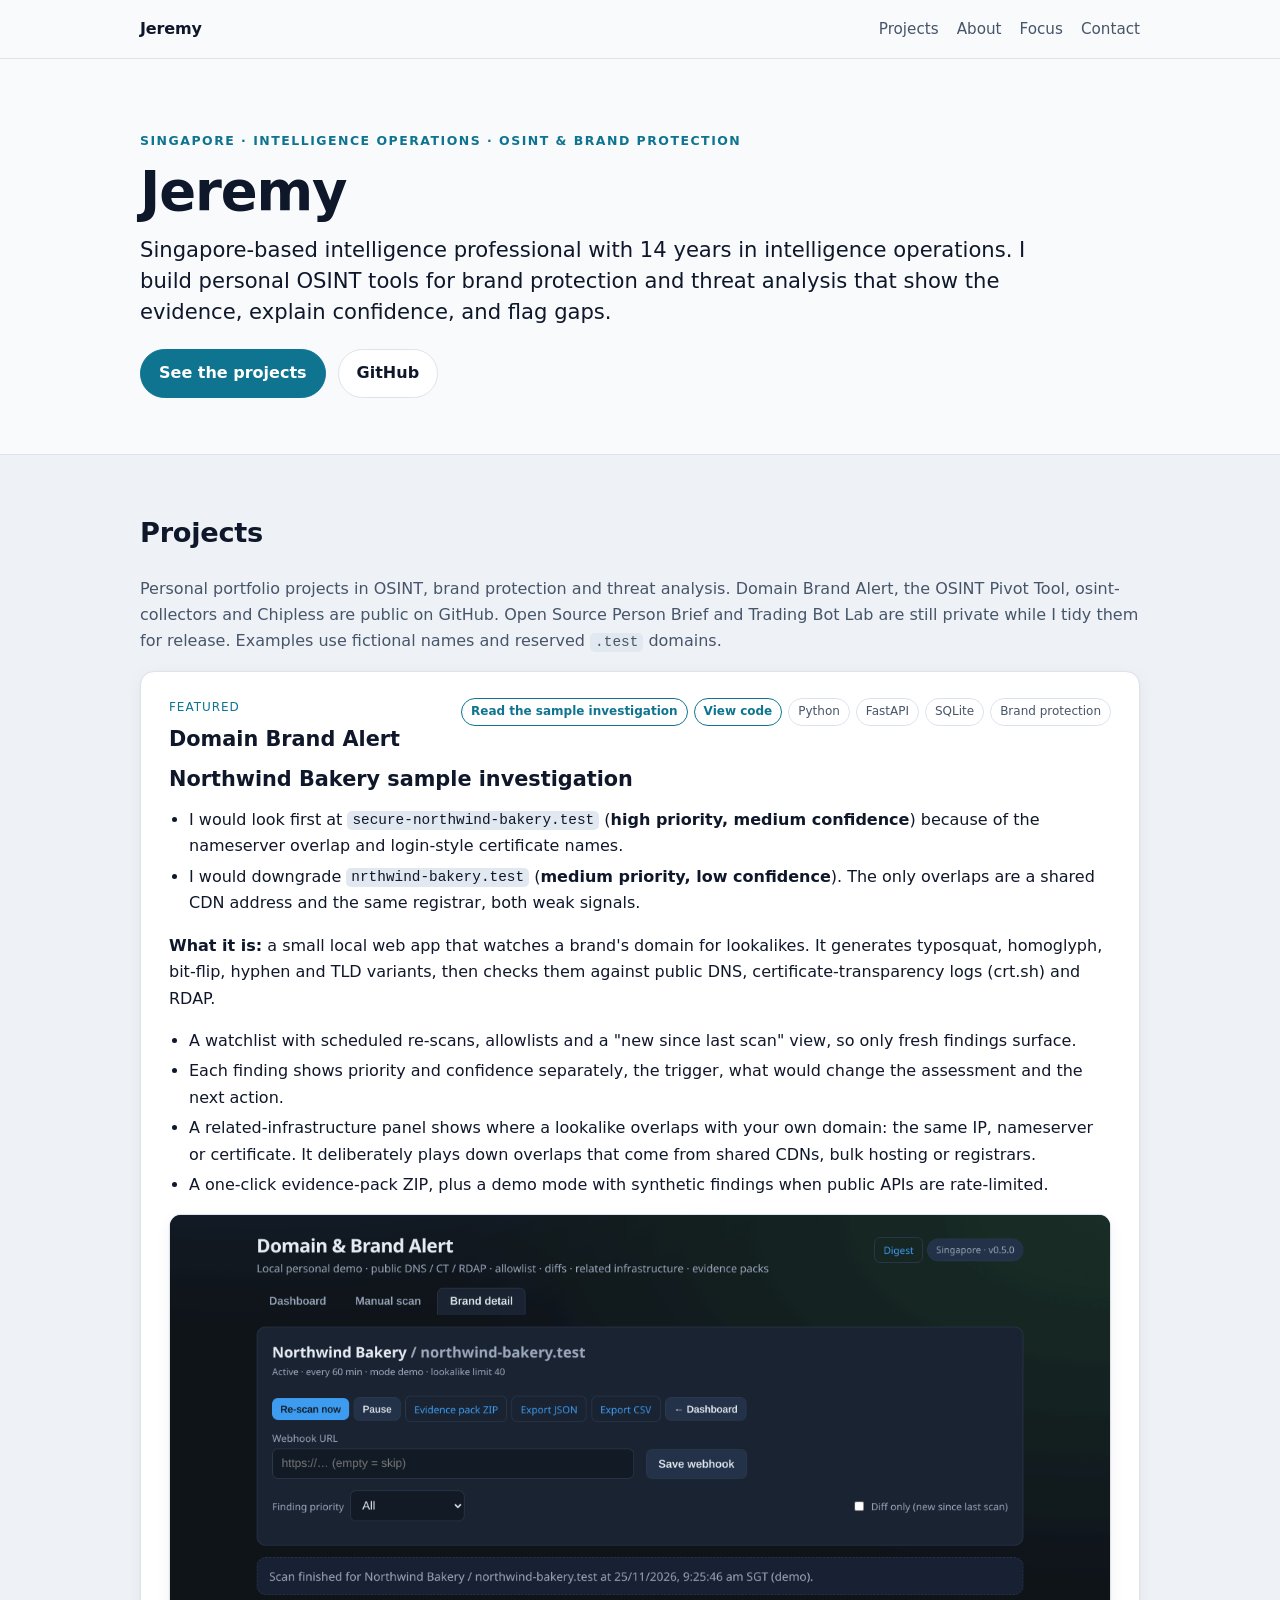
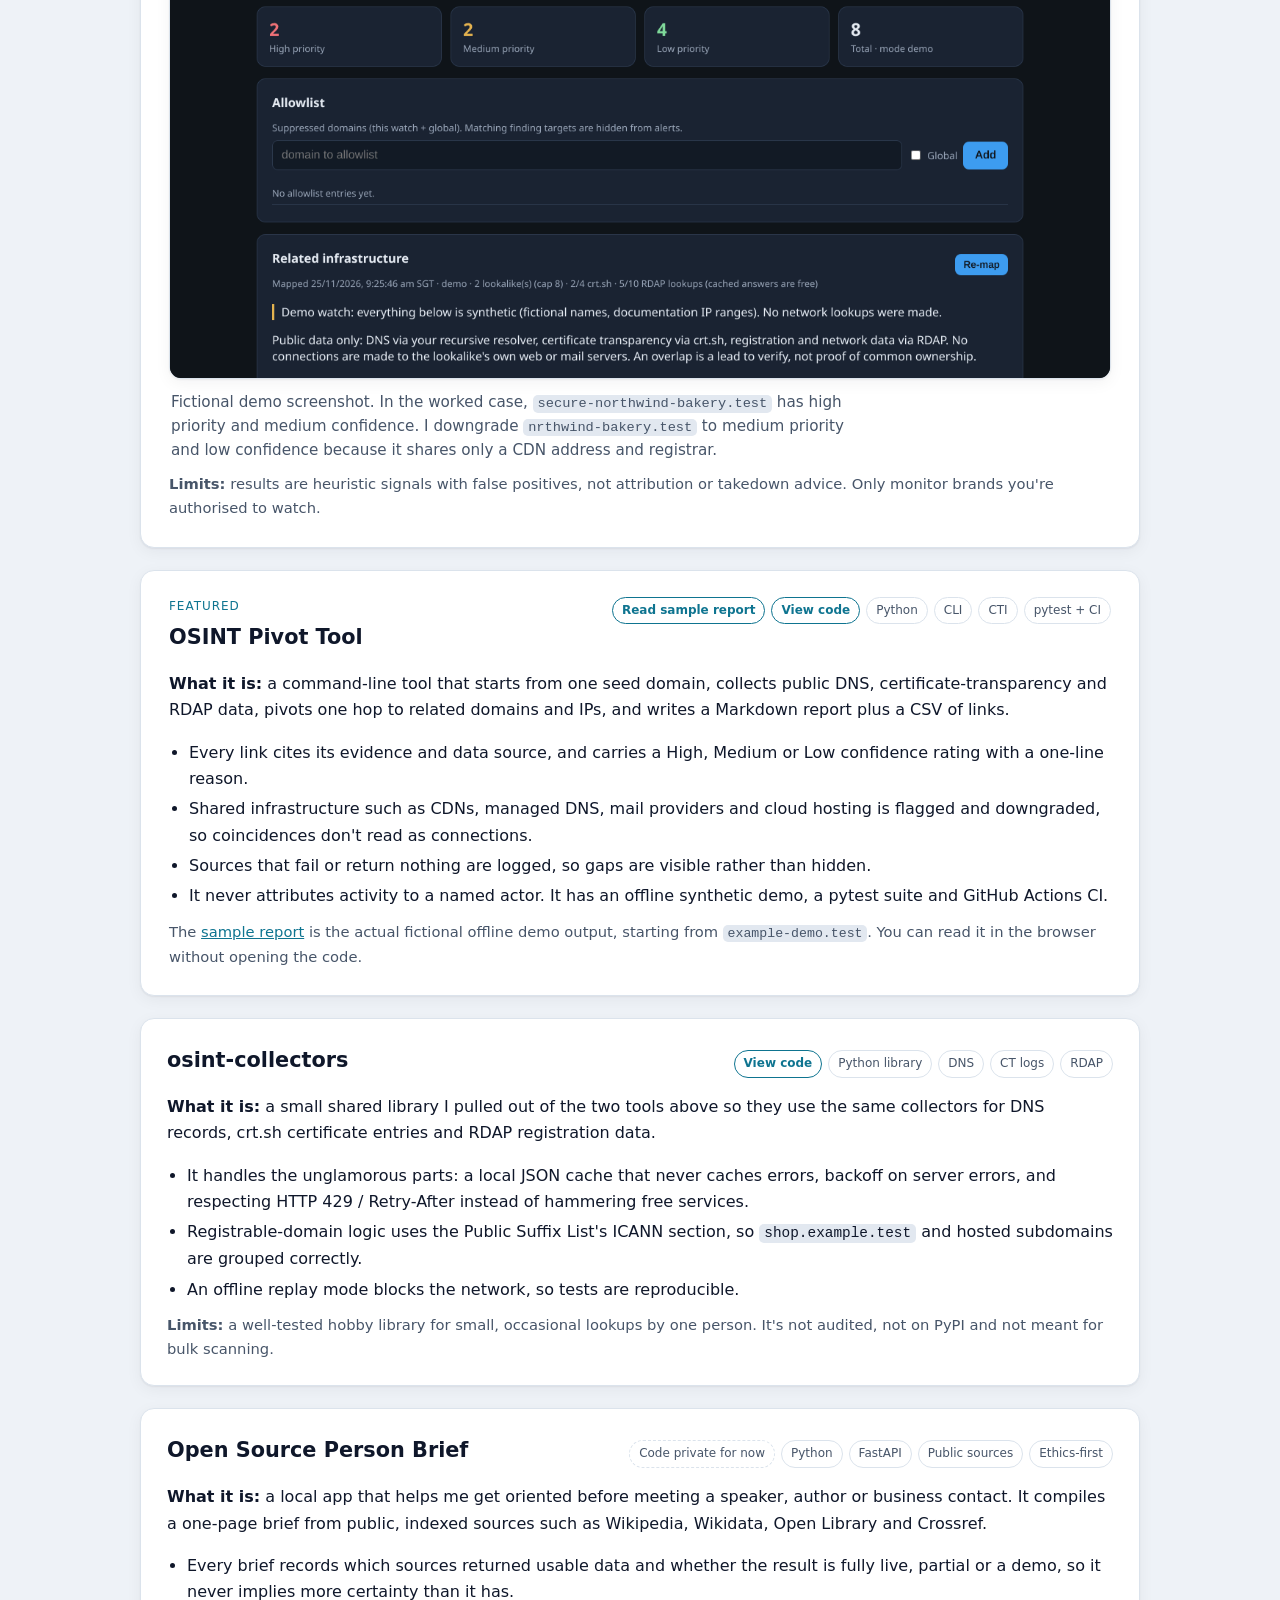
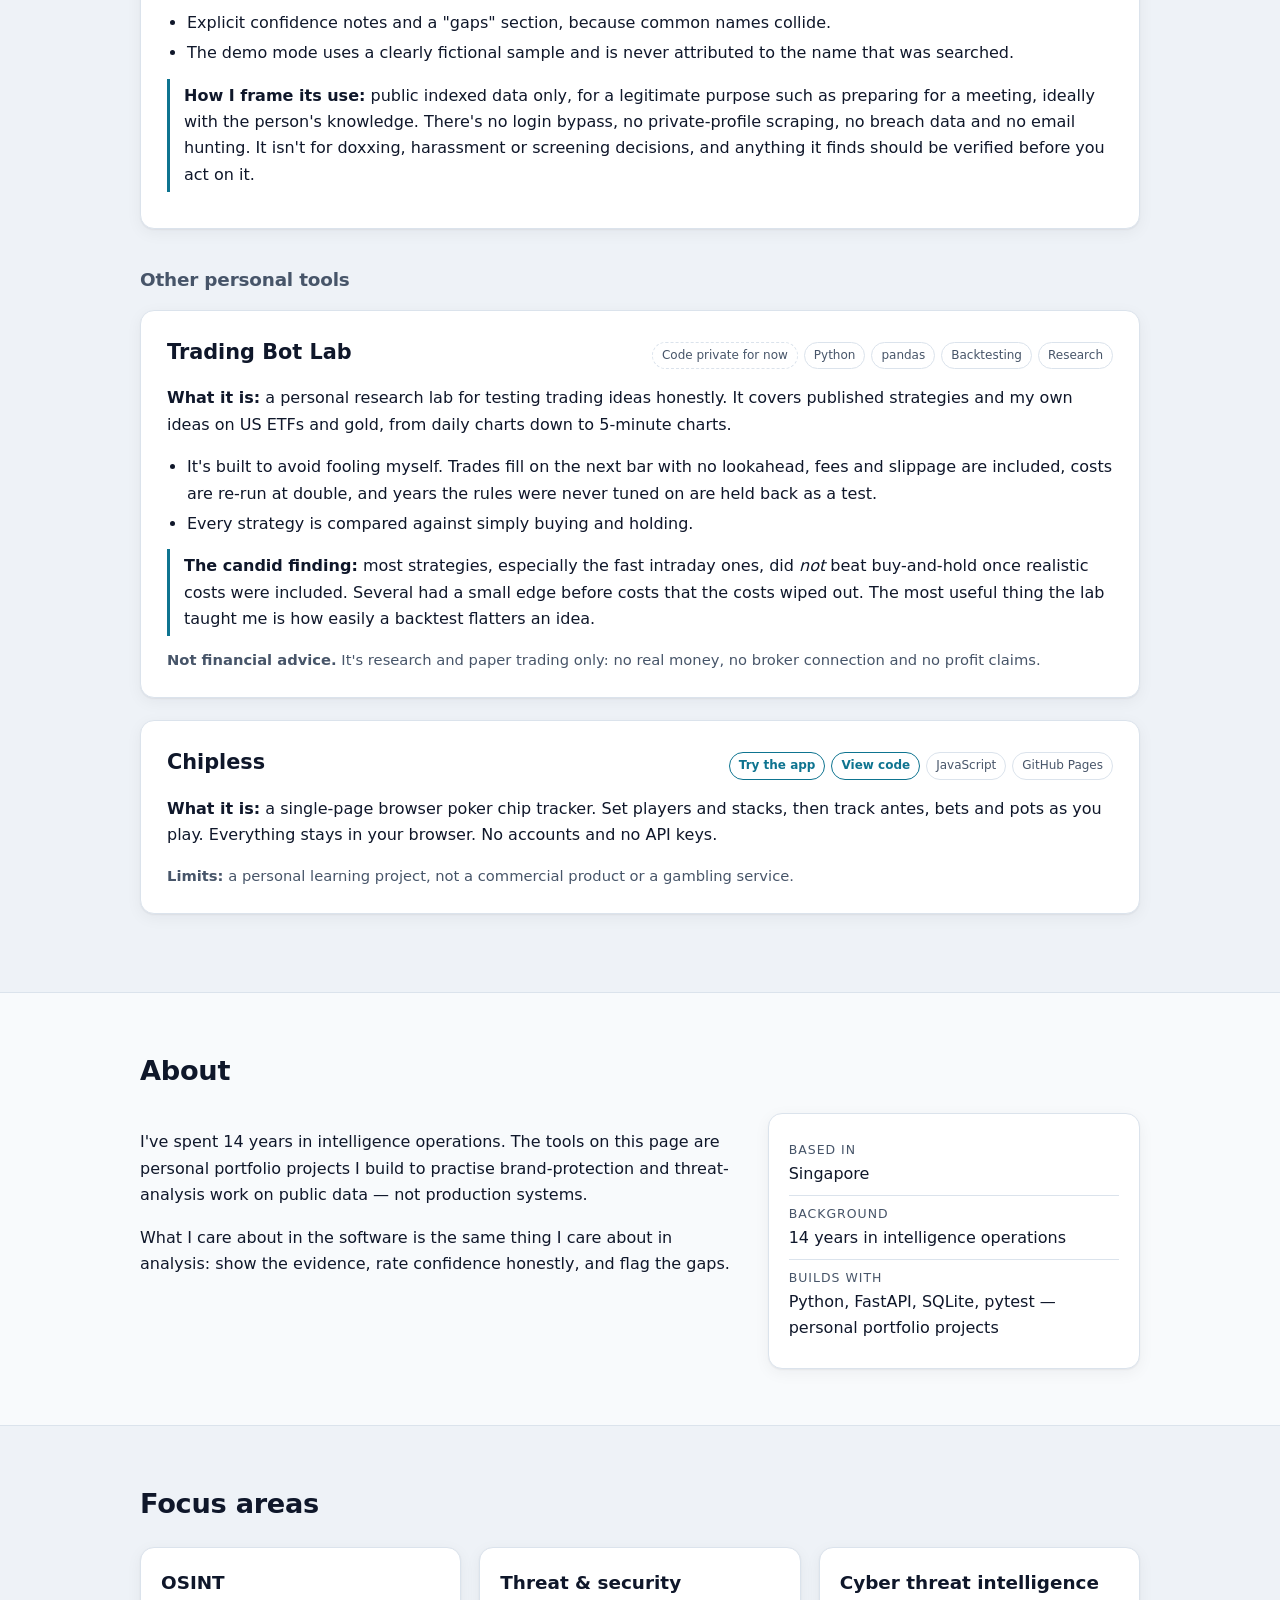
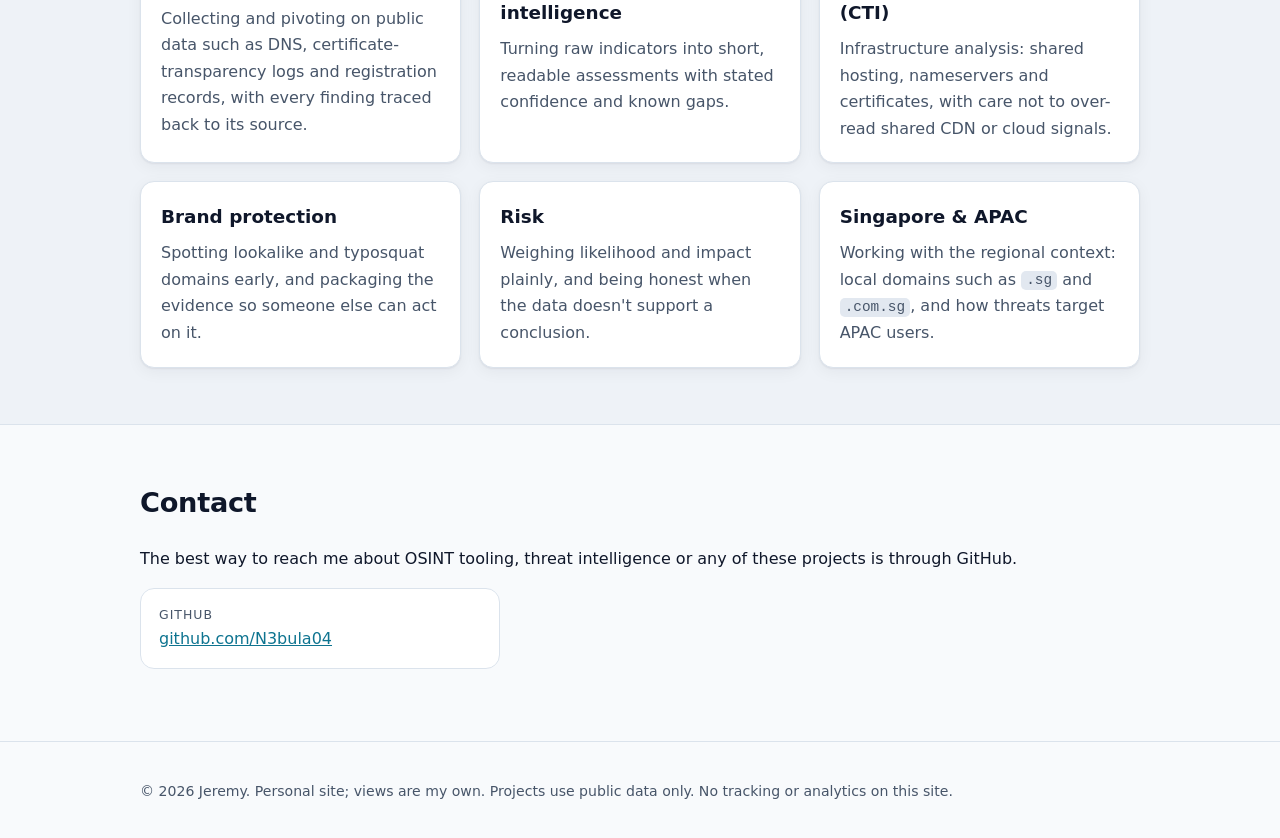
<file: index.html>
<!doctype html>
<html lang="en-SG">
<head>
<meta charset="utf-8">
<meta name="viewport" content="width=device-width, initial-scale=1">
<title>Jeremy | OSINT, brand protection &amp; threat analysis</title>
<meta name="description" content="Singapore-based intelligence professional with 14 years in intelligence operations. Personal OSINT tools for brand protection and threat analysis that show the evidence, explain confidence, and flag gaps.">
<meta name="color-scheme" content="light dark">
<!-- No analytics, no tracking scripts, no external fonts. -->
<link rel="stylesheet" href="style.css">
</head>
<body>
<a class="skip" href="#main">Skip to content</a>

<header class="site-header">
  <nav class="wrap nav" aria-label="Main">
    <a class="brand" href="#top">Jeremy</a>
    <ul>
      <li><a href="#projects">Projects</a></li>
      <li><a href="#about">About</a></li>
      <li><a href="#focus">Focus</a></li>
      <li><a href="#contact">Contact</a></li>
    </ul>
  </nav>
</header>

<main id="main">
<section class="hero" id="top">
  <div class="wrap">
    <p class="eyebrow">Singapore · Intelligence operations · OSINT &amp; brand protection</p>
    <h1>Jeremy</h1>
    <p class="tagline">Singapore-based intelligence professional with 14 years in intelligence operations. I build personal OSINT tools for brand protection and threat analysis that show the evidence, explain confidence, and flag gaps.</p>
    <div class="cta">
      <a class="btn primary" href="#projects">See the projects</a>
      <a class="btn" href="https://github.com/N3bula04" rel="me noopener">GitHub</a>
    </div>
  </div>
</section>

<section id="projects" class="band">
  <div class="wrap section">
    <h2>Projects</h2>
    <p class="muted">Personal portfolio projects in OSINT, brand protection and threat analysis. Domain Brand Alert, the OSINT Pivot Tool, osint-collectors and Chipless are public on GitHub. Open Source Person Brief and Trading Bot Lab are still private while I tidy them for release. Examples use fictional names and reserved <code>.test</code> domains.</p>

    <article class="project featured">
      <header>
        <div>
          <p class="kicker">Featured</p>
          <h3>Domain Brand Alert</h3>
        </div>
        <p class="tags"><a class="code-link" href="samples/northwind-investigation.html" aria-label="Read the sample investigation for Northwind Bakery">Read the sample investigation</a><a class="code-link" href="https://github.com/N3bula04/domain-brand-alert" rel="noopener" aria-label="View code for Domain Brand Alert">View code</a><span>Python</span><span>FastAPI</span><span>SQLite</span><span>Brand protection</span></p>
      </header>
      <h4>Northwind Bakery sample investigation</h4>
      <ul>
        <li>I would look first at <code>secure-northwind-bakery.test</code> (<strong>high priority, medium confidence</strong>) because of the nameserver overlap and login-style certificate names.</li>
        <li>I would downgrade <code>nrthwind-bakery.test</code> (<strong>medium priority, low confidence</strong>). The only overlaps are a shared CDN address and the same registrar, both weak signals.</li>
      </ul>
      <p><strong>What it is:</strong> a small local web app that watches a brand's domain for lookalikes. It generates typosquat, homoglyph, bit-flip, hyphen and TLD variants, then checks them against public DNS, certificate-transparency logs (crt.sh) and RDAP.</p>
      <ul>
        <li>A watchlist with scheduled re-scans, allowlists and a "new since last scan" view, so only fresh findings surface.</li>
        <li>Each finding shows priority and confidence separately, the trigger, what would change the assessment and the next action.</li>
        <li>A related-infrastructure panel shows where a lookalike overlaps with your own domain: the same IP, nameserver or certificate. It deliberately plays down overlaps that come from shared CDNs, bulk hosting or registrars.</li>
        <li>A one-click evidence-pack ZIP, plus a demo mode with synthetic findings when public APIs are rate-limited.</li>
      </ul>
      <figure class="project-figure">
        <a href="assets/brand-alert-demo.png">
          <img src="assets/brand-alert-demo.png" alt="Fictional Domain Brand Alert dashboard showing the nameserver overlap for secure-northwind-bakery.test (high priority, medium confidence in the worked case) and only shared CDN and registrar overlaps for nrthwind-bakery.test (medium priority, low confidence)" width="1280" height="4424">
        </a>
        <figcaption>Fictional demo screenshot. In the worked case, <code>secure-northwind-bakery.test</code> has high priority and medium confidence. I downgrade <code>nrthwind-bakery.test</code> to medium priority and low confidence because it shares only a CDN address and registrar.</figcaption>
      </figure>
      <p class="limits"><strong>Limits:</strong> results are heuristic signals with false positives, not attribution or takedown advice. Only monitor brands you're authorised to watch.</p>
    </article>

    <article class="project featured">
      <header>
        <div>
          <p class="kicker">Featured</p>
          <h3>OSINT Pivot Tool</h3>
        </div>
        <p class="tags"><a class="code-link" href="samples/pivot-tool-report.html" aria-label="Read a sample OSINT Pivot Tool report">Read sample report</a><a class="code-link" href="https://github.com/N3bula04/osint-pivot-tool" rel="noopener" aria-label="View code for OSINT Pivot Tool">View code</a><span>Python</span><span>CLI</span><span>CTI</span><span>pytest + CI</span></p>
      </header>
      <p><strong>What it is:</strong> a command-line tool that starts from one seed domain, collects public DNS, certificate-transparency and RDAP data, pivots one hop to related domains and IPs, and writes a Markdown report plus a CSV of links.</p>
      <ul>
        <li>Every link cites its evidence and data source, and carries a High, Medium or Low confidence rating with a one-line reason.</li>
        <li>Shared infrastructure such as CDNs, managed DNS, mail providers and cloud hosting is flagged and downgraded, so coincidences don't read as connections.</li>
        <li>Sources that fail or return nothing are logged, so gaps are visible rather than hidden.</li>
        <li>It never attributes activity to a named actor. It has an offline synthetic demo, a pytest suite and GitHub Actions CI.</li>
      </ul>
      <p class="limits">The <a href="samples/pivot-tool-report.html">sample report</a> is the actual fictional offline demo output, starting from <code>example-demo.test</code>. You can read it in the browser without opening the code.</p>
    </article>

    <article class="project">
      <header><h3>osint-collectors</h3><p class="tags"><a class="code-link" href="https://github.com/N3bula04/osint-collectors" rel="noopener" aria-label="View code for osint-collectors">View code</a><span>Python library</span><span>DNS</span><span>CT logs</span><span>RDAP</span></p></header>
      <p><strong>What it is:</strong> a small shared library I pulled out of the two tools above so they use the same collectors for DNS records, crt.sh certificate entries and RDAP registration data.</p>
      <ul>
        <li>It handles the unglamorous parts: a local JSON cache that never caches errors, backoff on server errors, and respecting HTTP 429 / Retry-After instead of hammering free services.</li>
        <li>Registrable-domain logic uses the Public Suffix List's ICANN section, so <code>shop.example.test</code> and hosted subdomains are grouped correctly.</li>
        <li>An offline replay mode blocks the network, so tests are reproducible.</li>
      </ul>
      <p class="limits"><strong>Limits:</strong> a well-tested hobby library for small, occasional lookups by one person. It's not audited, not on PyPI and not meant for bulk scanning.</p>
    </article>

    <article class="project">
      <header><h3>Open Source Person Brief</h3><p class="tags"><span class="priv">Code private for now</span><span>Python</span><span>FastAPI</span><span>Public sources</span><span>Ethics-first</span></p></header>
      <p><strong>What it is:</strong> a local app that helps me get oriented before meeting a speaker, author or business contact. It compiles a one-page brief from public, indexed sources such as Wikipedia, Wikidata, Open Library and Crossref.</p>
      <ul>
        <li>Every brief records which sources returned usable data and whether the result is fully live, partial or a demo, so it never implies more certainty than it has.</li>
        <li>Explicit confidence notes and a "gaps" section, because common names collide.</li>
        <li>The demo mode uses a clearly fictional sample and is never attributed to the name that was searched.</li>
      </ul>
      <div class="ethics">
        <p><strong>How I frame its use:</strong> public indexed data only, for a legitimate purpose such as preparing for a meeting, ideally with the person's knowledge. There's no login bypass, no private-profile scraping, no breach data and no email hunting. It isn't for doxxing, harassment or screening decisions, and anything it finds should be verified before you act on it.</p>
      </div>
    </article>

    <div class="other-tools">
      <h3 class="other-heading">Other personal tools</h3>
      <article class="project">
        <header><h4>Trading Bot Lab</h4><p class="tags"><span class="priv">Code private for now</span><span>Python</span><span>pandas</span><span>Backtesting</span><span>Research</span></p></header>
        <p><strong>What it is:</strong> a personal research lab for testing trading ideas honestly. It covers published strategies and my own ideas on US ETFs and gold, from daily charts down to 5-minute charts.</p>
        <ul>
          <li>It's built to avoid fooling myself. Trades fill on the next bar with no lookahead, fees and slippage are included, costs are re-run at double, and years the rules were never tuned on are held back as a test.</li>
          <li>Every strategy is compared against simply buying and holding.</li>
        </ul>
        <p class="finding"><strong>The candid finding:</strong> most strategies, especially the fast intraday ones, did <em>not</em> beat buy-and-hold once realistic costs were included. Several had a small edge before costs that the costs wiped out. The most useful thing the lab taught me is how easily a backtest flatters an idea.</p>
        <p class="limits"><strong>Not financial advice.</strong> It's research and paper trading only: no real money, no broker connection and no profit claims.</p>
      </article>
      <article class="project">
        <header><h4>Chipless</h4><p class="tags"><a class="code-link" href="https://n3bula04.github.io/poker/" rel="noopener" aria-label="Try the Chipless app">Try the app</a><a class="code-link" href="https://github.com/N3bula04/poker" rel="noopener" aria-label="View code for Chipless">View code</a><span>JavaScript</span><span>GitHub Pages</span></p></header>
        <p><strong>What it is:</strong> a single-page browser poker chip tracker. Set players and stacks, then track antes, bets and pots as you play. Everything stays in your browser. No accounts and no API keys.</p>
        <p class="limits"><strong>Limits:</strong> a personal learning project, not a commercial product or a gambling service.</p>
      </article>
    </div>
  </div>
</section>

<section id="about" class="wrap section">
  <h2>About</h2>
  <div class="about">
    <div>
      <p>I've spent 14 years in intelligence operations. The tools on this page are personal portfolio projects I build to practise brand-protection and threat-analysis work on public data — not production systems.</p>
      <p>What I care about in the software is the same thing I care about in analysis: show the evidence, rate confidence honestly, and flag the gaps.</p>
    </div>
    <ul class="facts">
      <li><span>Based in</span> Singapore</li>
      <li><span>Background</span> 14 years in intelligence operations</li>
      <li><span>Builds with</span> Python, FastAPI, SQLite, pytest — personal portfolio projects</li>
    </ul>
  </div>
</section>

<section id="focus" class="band">
  <div class="wrap section">
    <h2>Focus areas</h2>
    <div class="grid cards6">
      <article class="card"><h3>OSINT</h3><p>Collecting and pivoting on public data such as DNS, certificate-transparency logs and registration records, with every finding traced back to its source.</p></article>
      <article class="card"><h3>Threat &amp; security intelligence</h3><p>Turning raw indicators into short, readable assessments with stated confidence and known gaps.</p></article>
      <article class="card"><h3>Cyber threat intelligence (CTI)</h3><p>Infrastructure analysis: shared hosting, nameservers and certificates, with care not to over-read shared CDN or cloud signals.</p></article>
      <article class="card"><h3>Brand protection</h3><p>Spotting lookalike and typosquat domains early, and packaging the evidence so someone else can act on it.</p></article>
      <article class="card"><h3>Risk</h3><p>Weighing likelihood and impact plainly, and being honest when the data doesn't support a conclusion.</p></article>
      <article class="card"><h3>Singapore &amp; APAC</h3><p>Working with the regional context: local domains such as <code>.sg</code> and <code>.com.sg</code>, and how threats target APAC users.</p></article>
    </div>
  </div>
</section>

<section id="contact" class="wrap section">
  <h2>Contact</h2>
  <p>The best way to reach me about OSINT tooling, threat intelligence or any of these projects is through GitHub.</p>
  <ul class="contact">
    <li><span>GitHub</span> <a href="https://github.com/N3bula04" rel="me noopener">github.com/N3bula04</a></li>
  </ul>
</section>
</main>

<footer class="site-footer">
  <div class="wrap">
    <p>© 2026 Jeremy. Personal site; views are my own. Projects use public data only. No tracking or analytics on this site.</p>
  </div>
</footer>
</body>
</html>
</file>
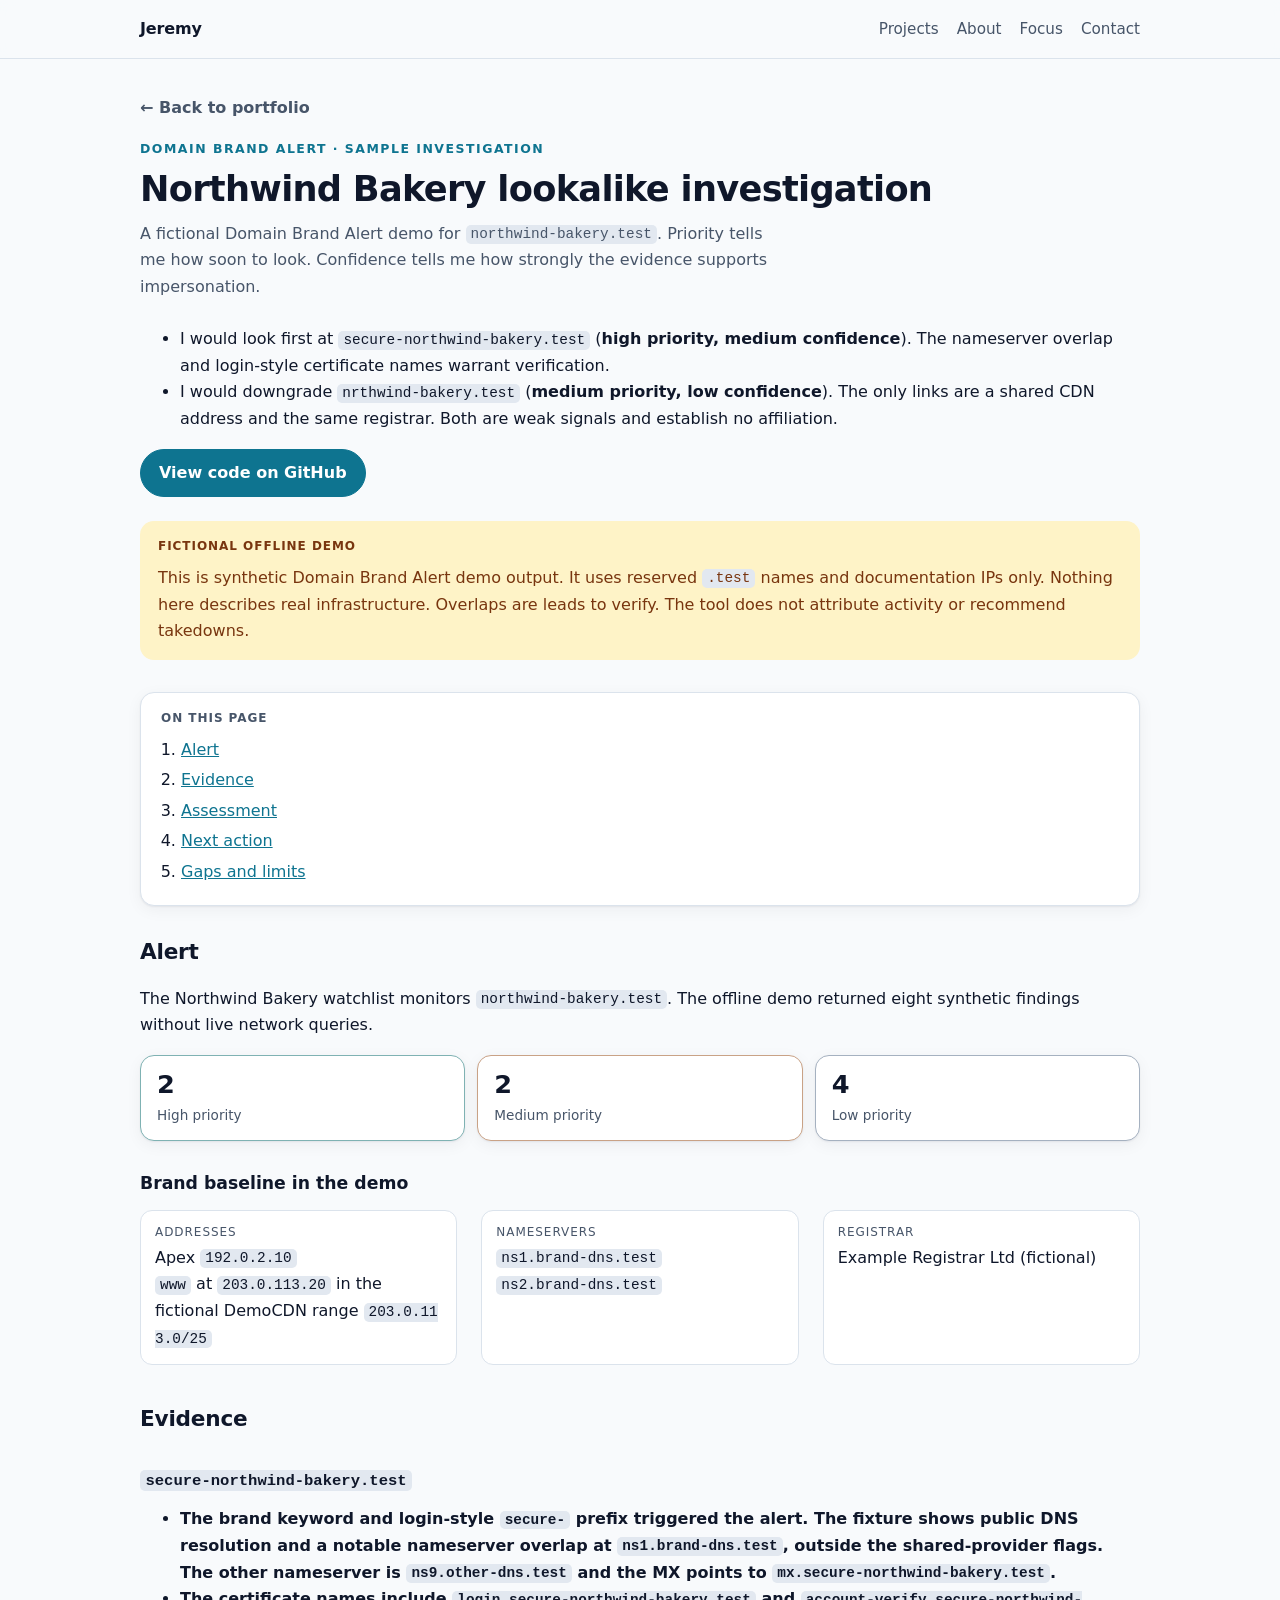
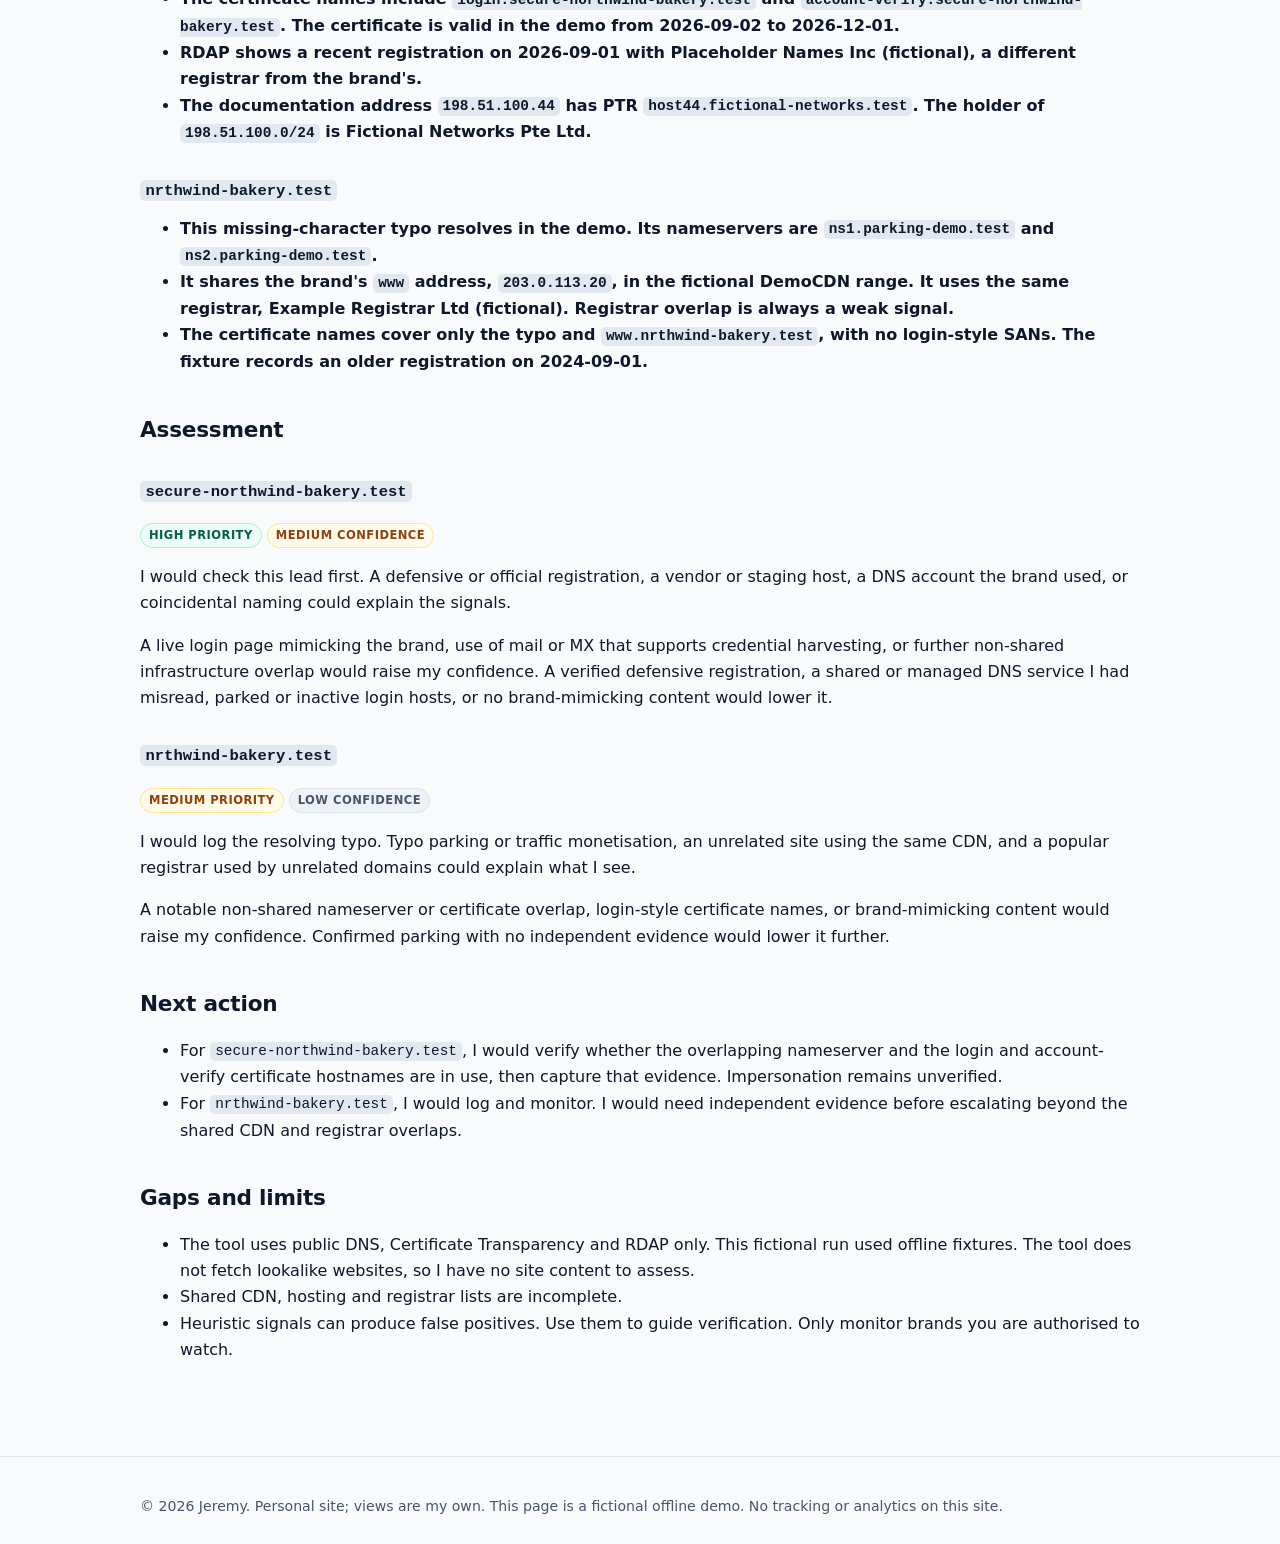
<file: samples/northwind-investigation.html>
<!doctype html>
<html lang="en-SG">
<head>
<meta charset="utf-8">
<meta name="viewport" content="width=device-width, initial-scale=1">
<title>Northwind Bakery sample investigation | Jeremy</title>
<meta name="description" content="A worked Domain Brand Alert case showing how I prioritise two lookalike domains in the fictional Northwind Bakery demo.">
<meta name="color-scheme" content="light dark">
<meta name="robots" content="noindex">
<link rel="stylesheet" href="../style.css">
</head>
<body class="report-page">
<a class="skip" href="#main">Skip to content</a>
<header class="site-header">
  <nav class="wrap nav" aria-label="Main">
    <a class="brand" href="../index.html">Jeremy</a>
    <ul>
      <li><a href="../index.html#projects">Projects</a></li>
      <li><a href="../index.html#about">About</a></li>
      <li><a href="../index.html#focus">Focus</a></li>
      <li><a href="../index.html#contact">Contact</a></li>
    </ul>
  </nav>
</header>
<main id="main">
  <header class="report-hero wrap">
    <p class="back"><a href="../index.html#projects">← Back to portfolio</a></p>
    <p class="eyebrow">Domain Brand Alert · Sample investigation</p>
    <h1>Northwind Bakery lookalike investigation</h1>
    <p class="lede">A fictional Domain Brand Alert demo for <code>northwind-bakery.test</code>. Priority tells me how soon to look. Confidence tells me how strongly the evidence supports impersonation.</p>
    <ul>
      <li>I would look first at <code>secure-northwind-bakery.test</code> (<strong>high priority, medium confidence</strong>). The nameserver overlap and login-style certificate names warrant verification.</li>
      <li>I would downgrade <code>nrthwind-bakery.test</code> (<strong>medium priority, low confidence</strong>). The only links are a shared CDN address and the same registrar. Both are weak signals and establish no affiliation.</li>
    </ul>
    <div class="cta">
      <a class="btn primary" href="https://github.com/N3bula04/domain-brand-alert" rel="noopener">View code on GitHub</a>
    </div>
  </header>

  <div class="wrap report-body">
    <aside class="banner" role="note">
      <p class="banner-label">Fictional offline demo</p>
      <p>This is synthetic Domain Brand Alert demo output. It uses reserved <code>.test</code> names and documentation IPs only. Nothing here describes real infrastructure. Overlaps are leads to verify. The tool does not attribute activity or recommend takedowns.</p>
    </aside>

    <nav class="toc" aria-label="Investigation sections">
      <p>On this page</p>
      <ol>
        <li><a href="#alert">Alert</a></li>
        <li><a href="#evidence">Evidence</a></li>
        <li><a href="#assessment">Assessment</a></li>
        <li><a href="#next-action">Next action</a></li>
        <li><a href="#limits">Gaps and limits</a></li>
      </ol>
    </nav>

    <section id="alert">
      <h2>Alert</h2>
      <p>The Northwind Bakery watchlist monitors <code>northwind-bakery.test</code>. The offline demo returned eight synthetic findings without live network queries.</p>
      <div class="stats">
        <div class="stat high"><p class="stat-value">2</p><p class="stat-label">High priority</p></div>
        <div class="stat medium"><p class="stat-value">2</p><p class="stat-label">Medium priority</p></div>
        <div class="stat low"><p class="stat-value">4</p><p class="stat-label">Low priority</p></div>
      </div>
      <h3>Brand baseline in the demo</h3>
      <dl class="meta-list">
        <div><dt>Addresses</dt><dd>Apex <code>192.0.2.10</code><br><code>www</code> at <code>203.0.113.20</code> in the fictional DemoCDN range <code>203.0.113.0/25</code></dd></div>
        <div><dt>Nameservers</dt><dd><code>ns1.brand-dns.test</code><br><code>ns2.brand-dns.test</code></dd></div>
        <div><dt>Registrar</dt><dd>Example Registrar Ltd (fictional)</dd></div>
      </dl>
    </section>

    <section id="evidence">
      <h2>Evidence</h2>
      <h3><code>secure-northwind-bakery.test</code></h3>
      <ul class="link-entities">
        <li>The brand keyword and login-style <code>secure-</code> prefix triggered the alert. The fixture shows public DNS resolution and a notable nameserver overlap at <code>ns1.brand-dns.test</code>, outside the shared-provider flags. The other nameserver is <code>ns9.other-dns.test</code> and the MX points to <code>mx.secure-northwind-bakery.test</code>.</li>
        <li>The certificate names include <code>login.secure-northwind-bakery.test</code> and <code>account-verify.secure-northwind-bakery.test</code>. The certificate is valid in the demo from <time datetime="2026-09-02">2026-09-02</time> to <time datetime="2026-12-01">2026-12-01</time>.</li>
        <li>RDAP shows a recent registration on <time datetime="2026-09-01">2026-09-01</time> with Placeholder Names Inc (fictional), a different registrar from the brand's.</li>
        <li>The documentation address <code>198.51.100.44</code> has PTR <code>host44.fictional-networks.test</code>. The holder of <code>198.51.100.0/24</code> is Fictional Networks Pte Ltd.</li>
      </ul>

      <h3><code>nrthwind-bakery.test</code></h3>
      <ul class="link-entities">
        <li>This missing-character typo resolves in the demo. Its nameservers are <code>ns1.parking-demo.test</code> and <code>ns2.parking-demo.test</code>.</li>
        <li>It shares the brand's <code>www</code> address, <code>203.0.113.20</code>, in the fictional DemoCDN range. It uses the same registrar, Example Registrar Ltd (fictional). Registrar overlap is always a weak signal.</li>
        <li>The certificate names cover only the typo and <code>www.nrthwind-bakery.test</code>, with no login-style SANs. The fixture records an older registration on <time datetime="2024-09-01">2024-09-01</time>.</li>
      </ul>
    </section>

    <section id="assessment">
      <h2>Assessment</h2>
      <h3><code>secure-northwind-bakery.test</code></h3>
      <p><span class="conf high">High priority</span> <span class="conf medium">Medium confidence</span></p>
      <p>I would check this lead first. A defensive or official registration, a vendor or staging host, a DNS account the brand used, or coincidental naming could explain the signals.</p>
      <p>A live login page mimicking the brand, use of mail or MX that supports credential harvesting, or further non-shared infrastructure overlap would raise my confidence. A verified defensive registration, a shared or managed DNS service I had misread, parked or inactive login hosts, or no brand-mimicking content would lower it.</p>

      <h3><code>nrthwind-bakery.test</code></h3>
      <p><span class="conf medium">Medium priority</span> <span class="conf low">Low confidence</span></p>
      <p>I would log the resolving typo. Typo parking or traffic monetisation, an unrelated site using the same CDN, and a popular registrar used by unrelated domains could explain what I see.</p>
      <p>A notable non-shared nameserver or certificate overlap, login-style certificate names, or brand-mimicking content would raise my confidence. Confirmed parking with no independent evidence would lower it further.</p>
    </section>

    <section id="next-action">
      <h2>Next action</h2>
      <ul>
        <li>For <code>secure-northwind-bakery.test</code>, I would verify whether the overlapping nameserver and the login and account-verify certificate hostnames are in use, then capture that evidence. Impersonation remains unverified.</li>
        <li>For <code>nrthwind-bakery.test</code>, I would log and monitor. I would need independent evidence before escalating beyond the shared CDN and registrar overlaps.</li>
      </ul>
    </section>

    <section id="limits">
      <h2>Gaps and limits</h2>
      <ul>
        <li>The tool uses public DNS, Certificate Transparency and RDAP only. This fictional run used offline fixtures. The tool does not fetch lookalike websites, so I have no site content to assess.</li>
        <li>Shared CDN, hosting and registrar lists are incomplete.</li>
        <li>Heuristic signals can produce false positives. Use them to guide verification. Only monitor brands you are authorised to watch.</li>
      </ul>
    </section>
  </div>
</main>
<footer class="site-footer">
  <div class="wrap">
    <p>© 2026 Jeremy. Personal site; views are my own. This page is a fictional offline demo. No tracking or analytics on this site.</p>
  </div>
</footer>
</body>
</html>
</file>
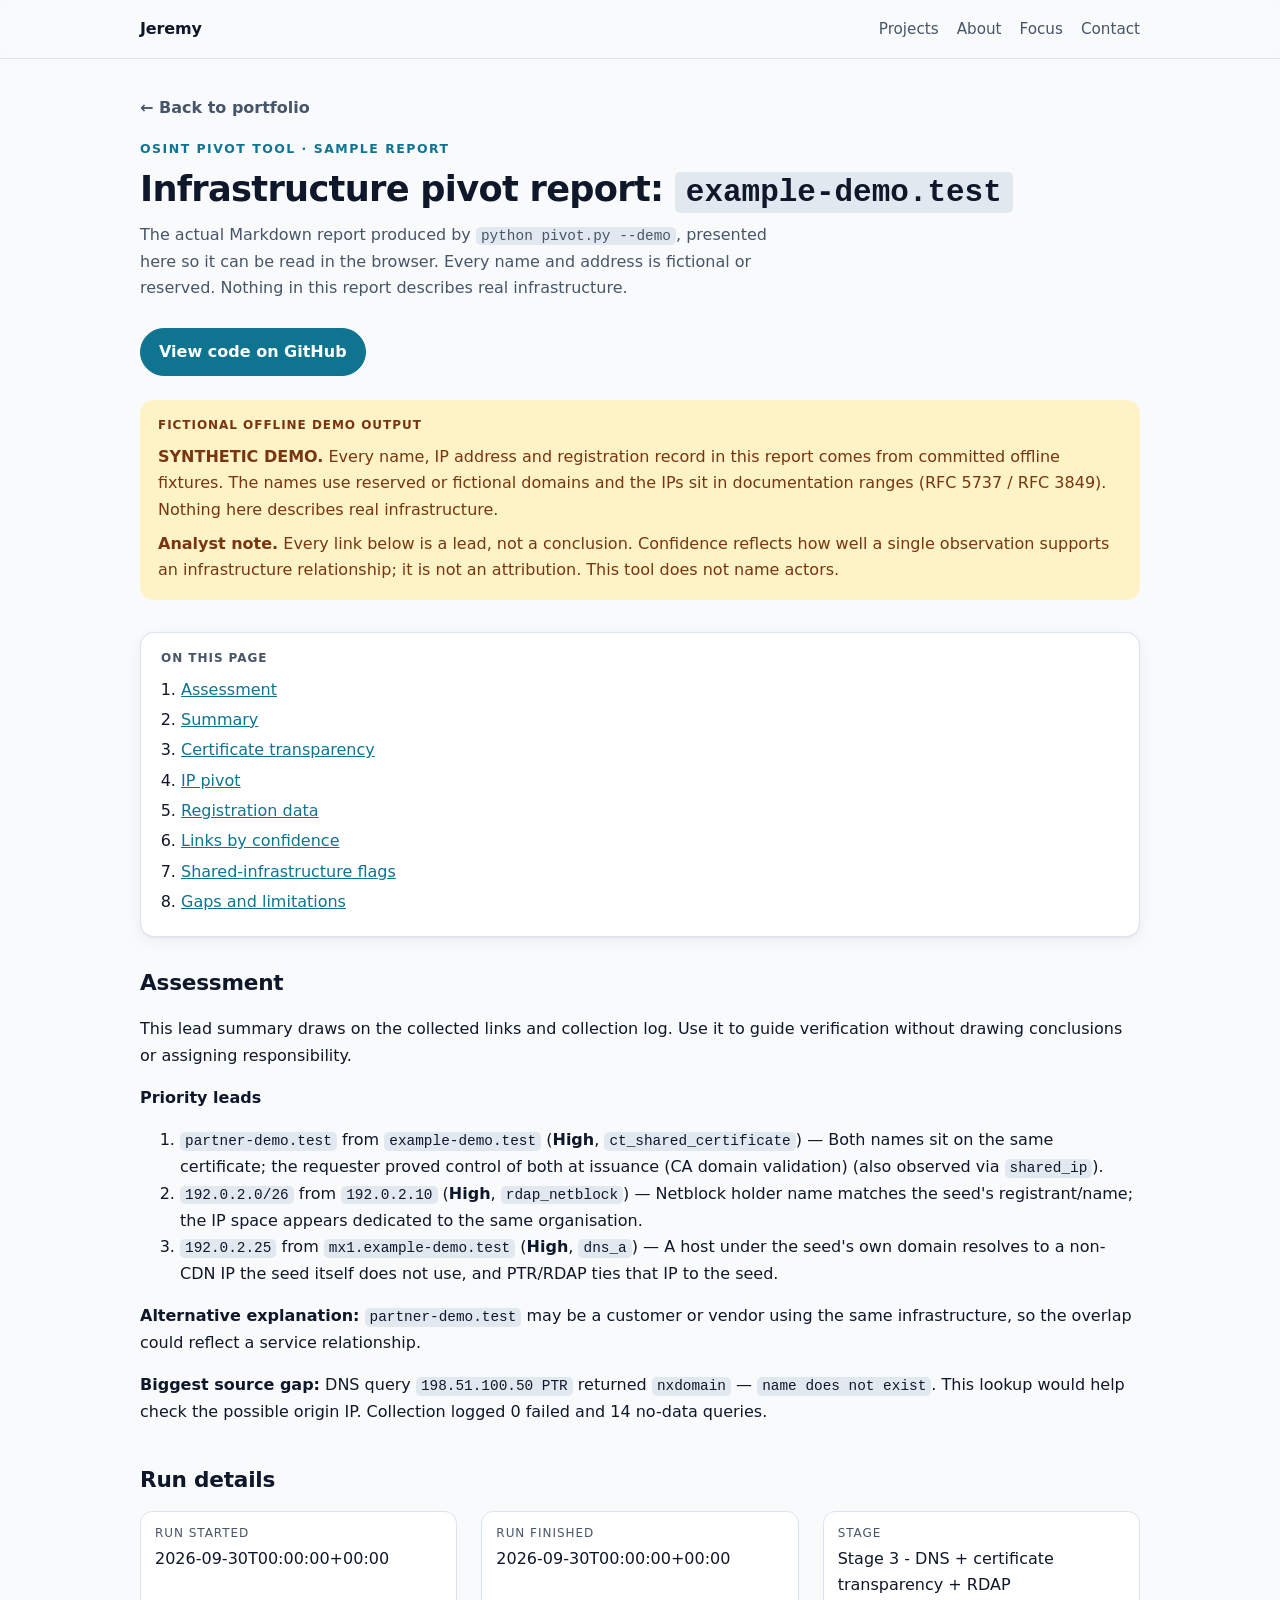
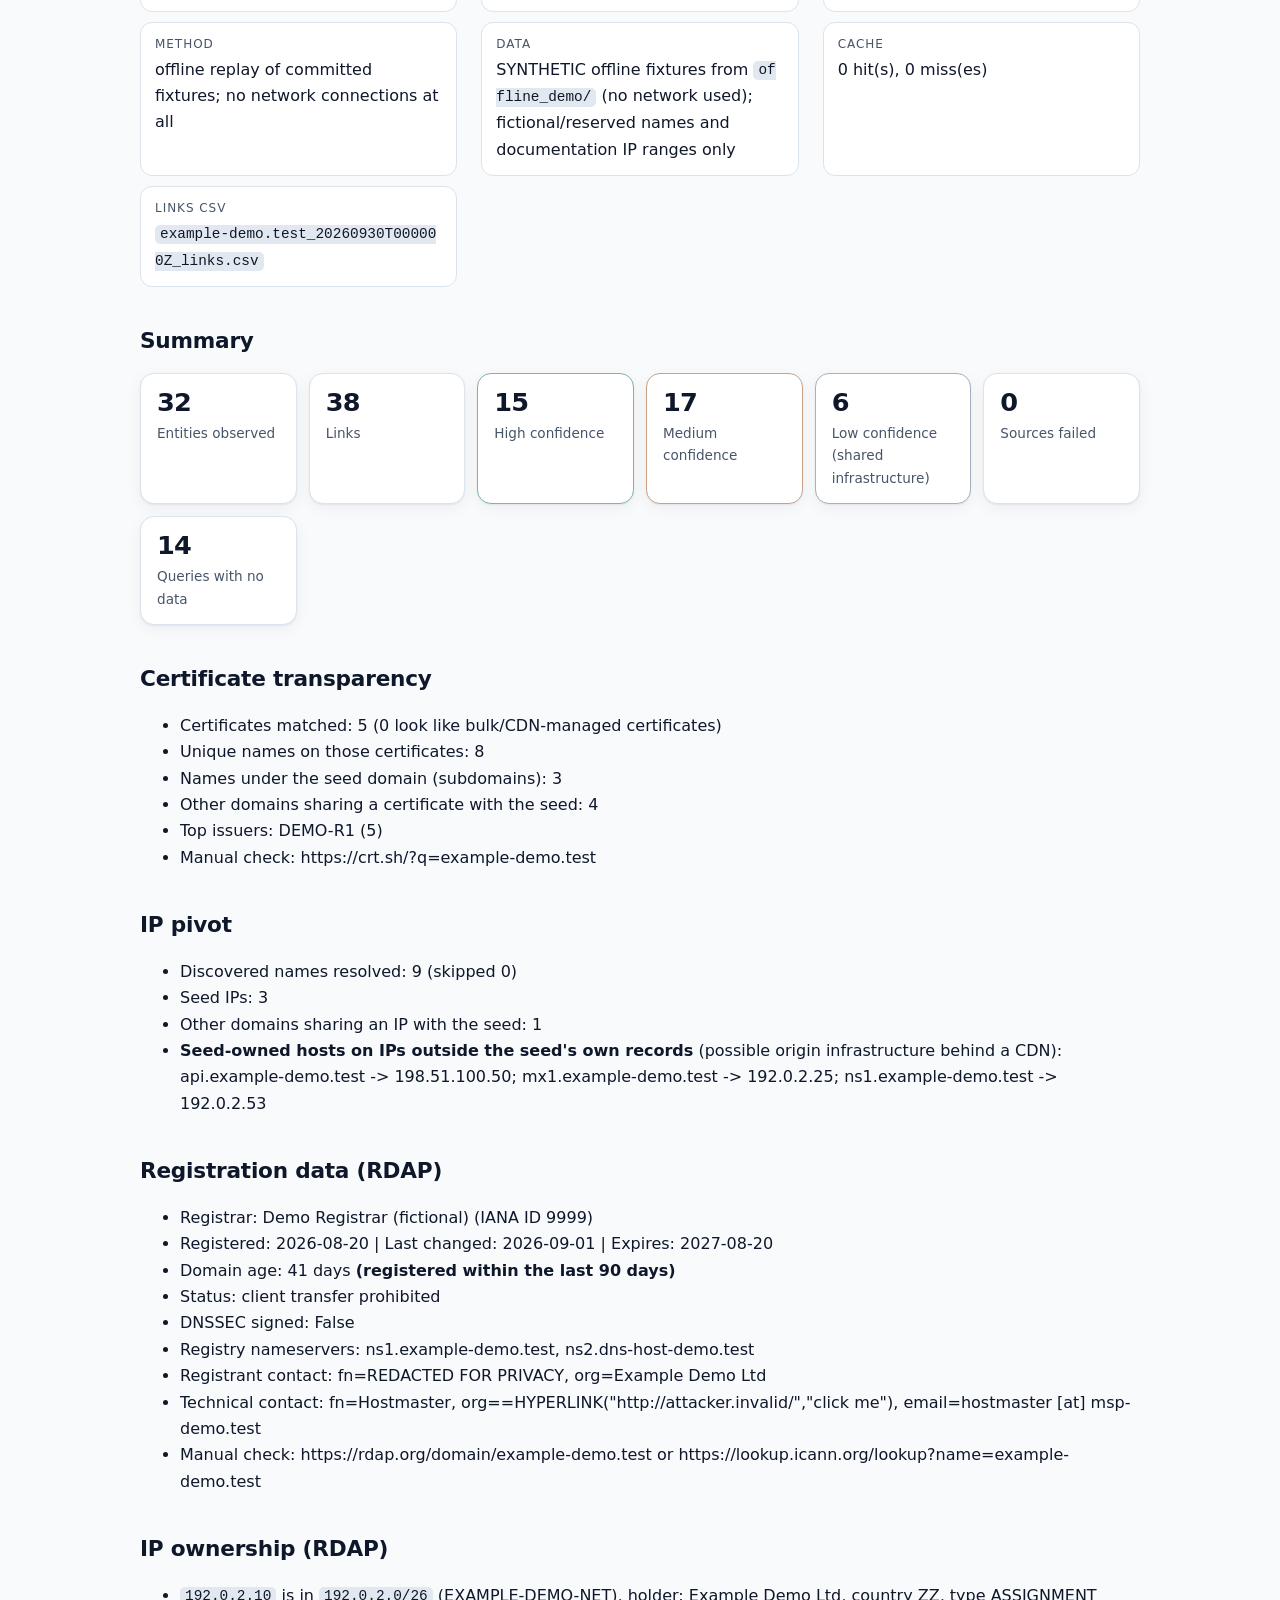
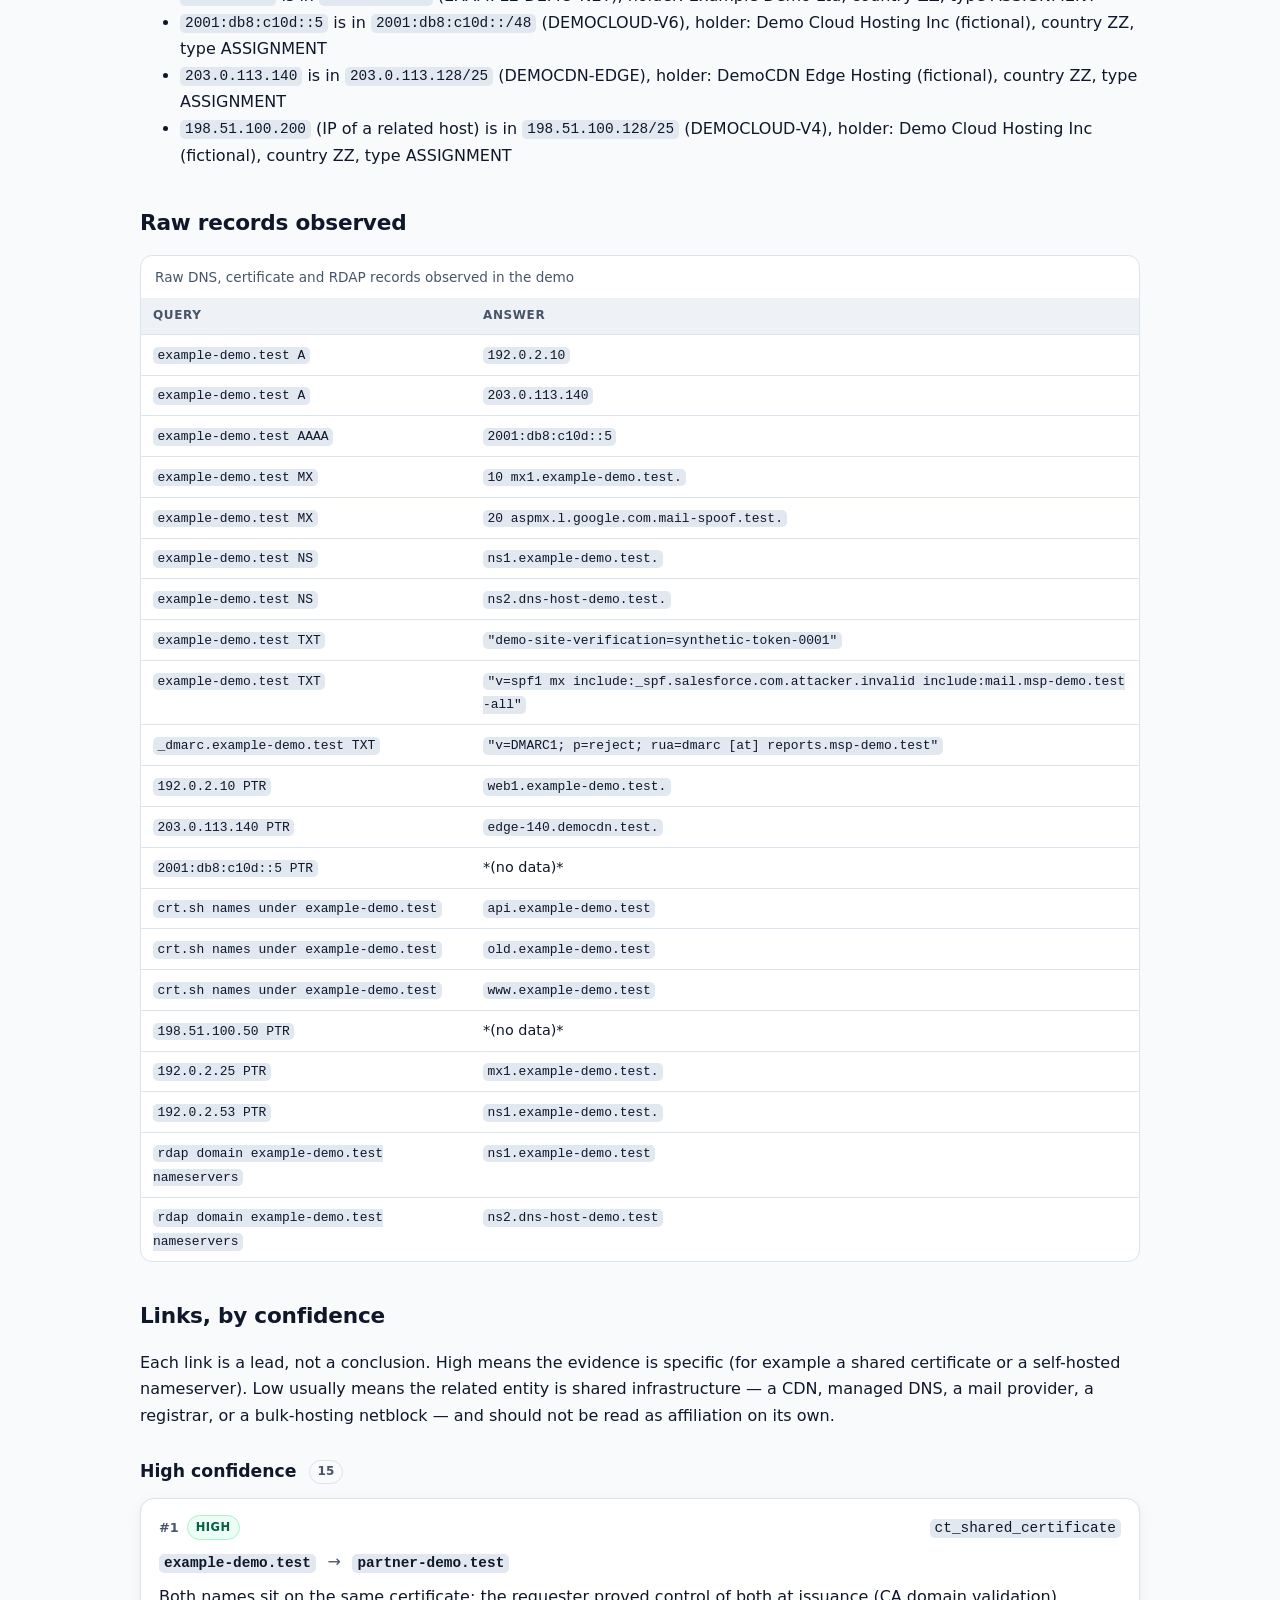
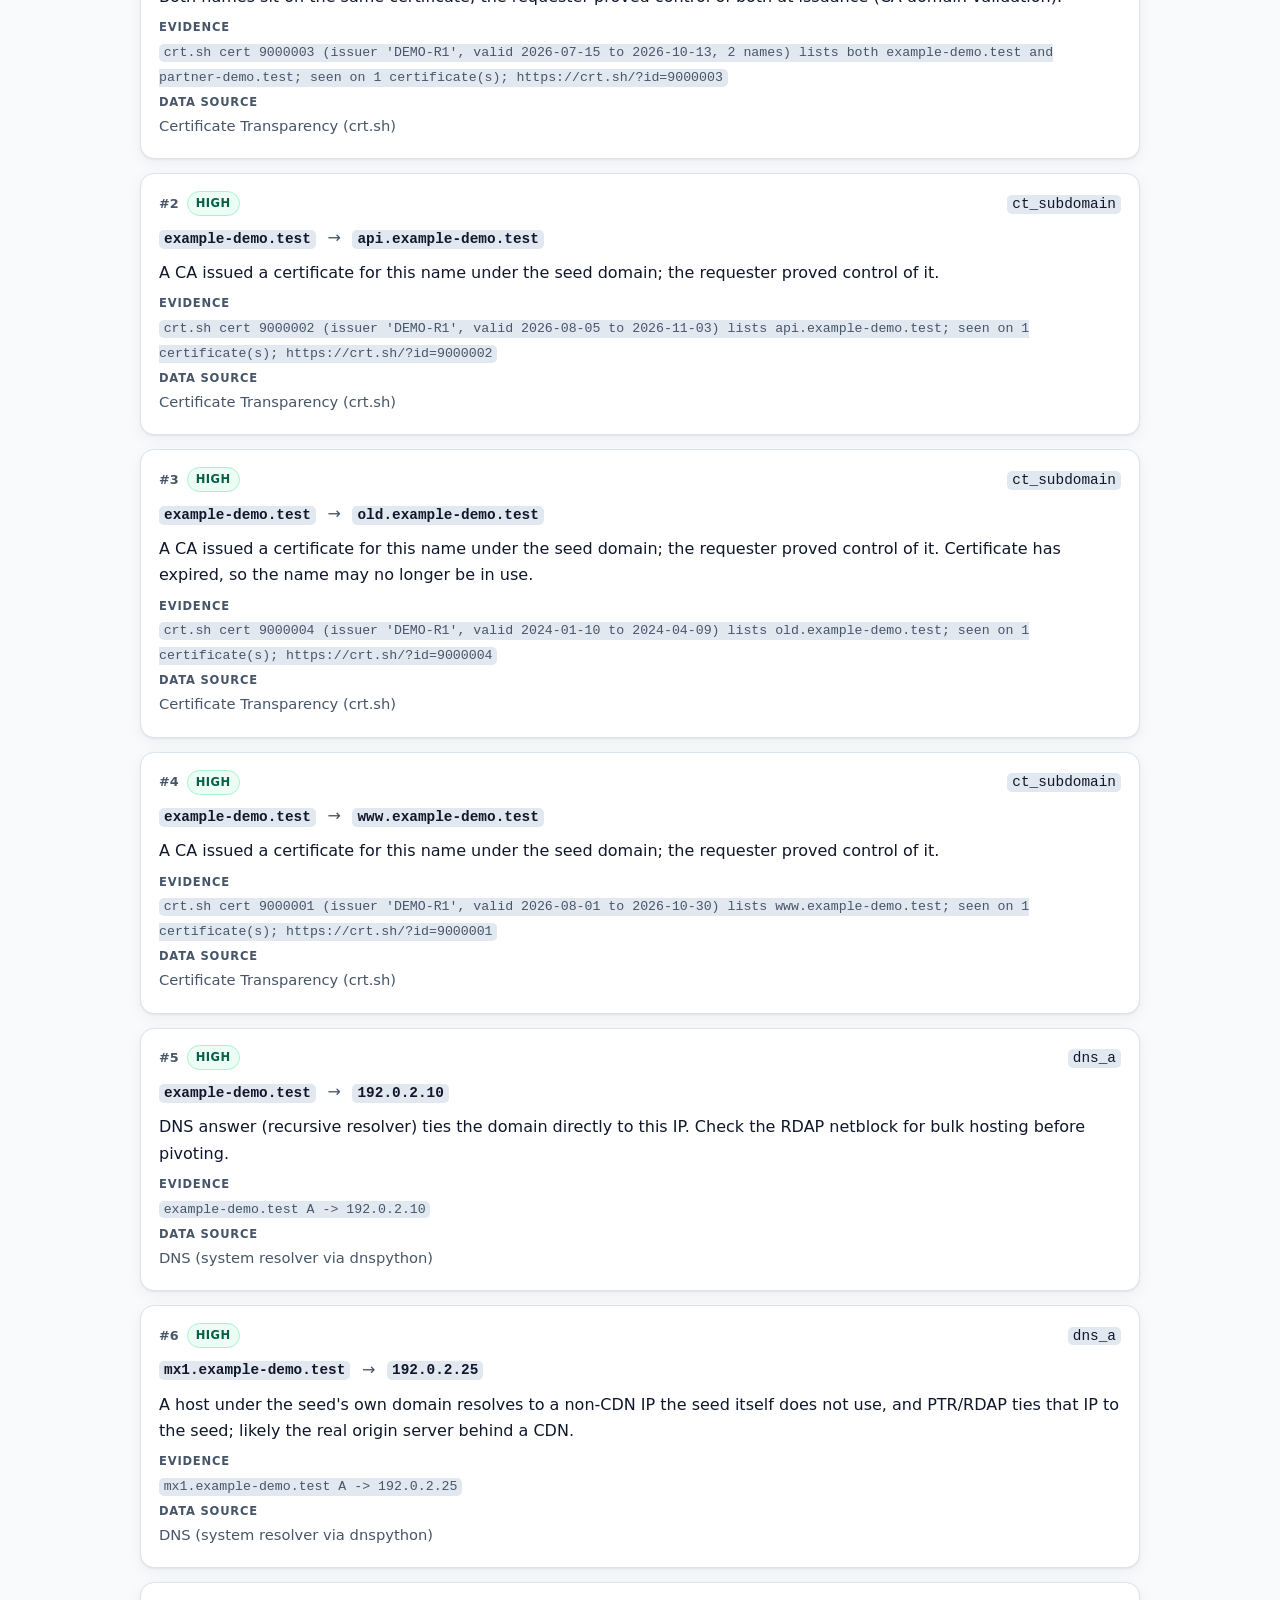
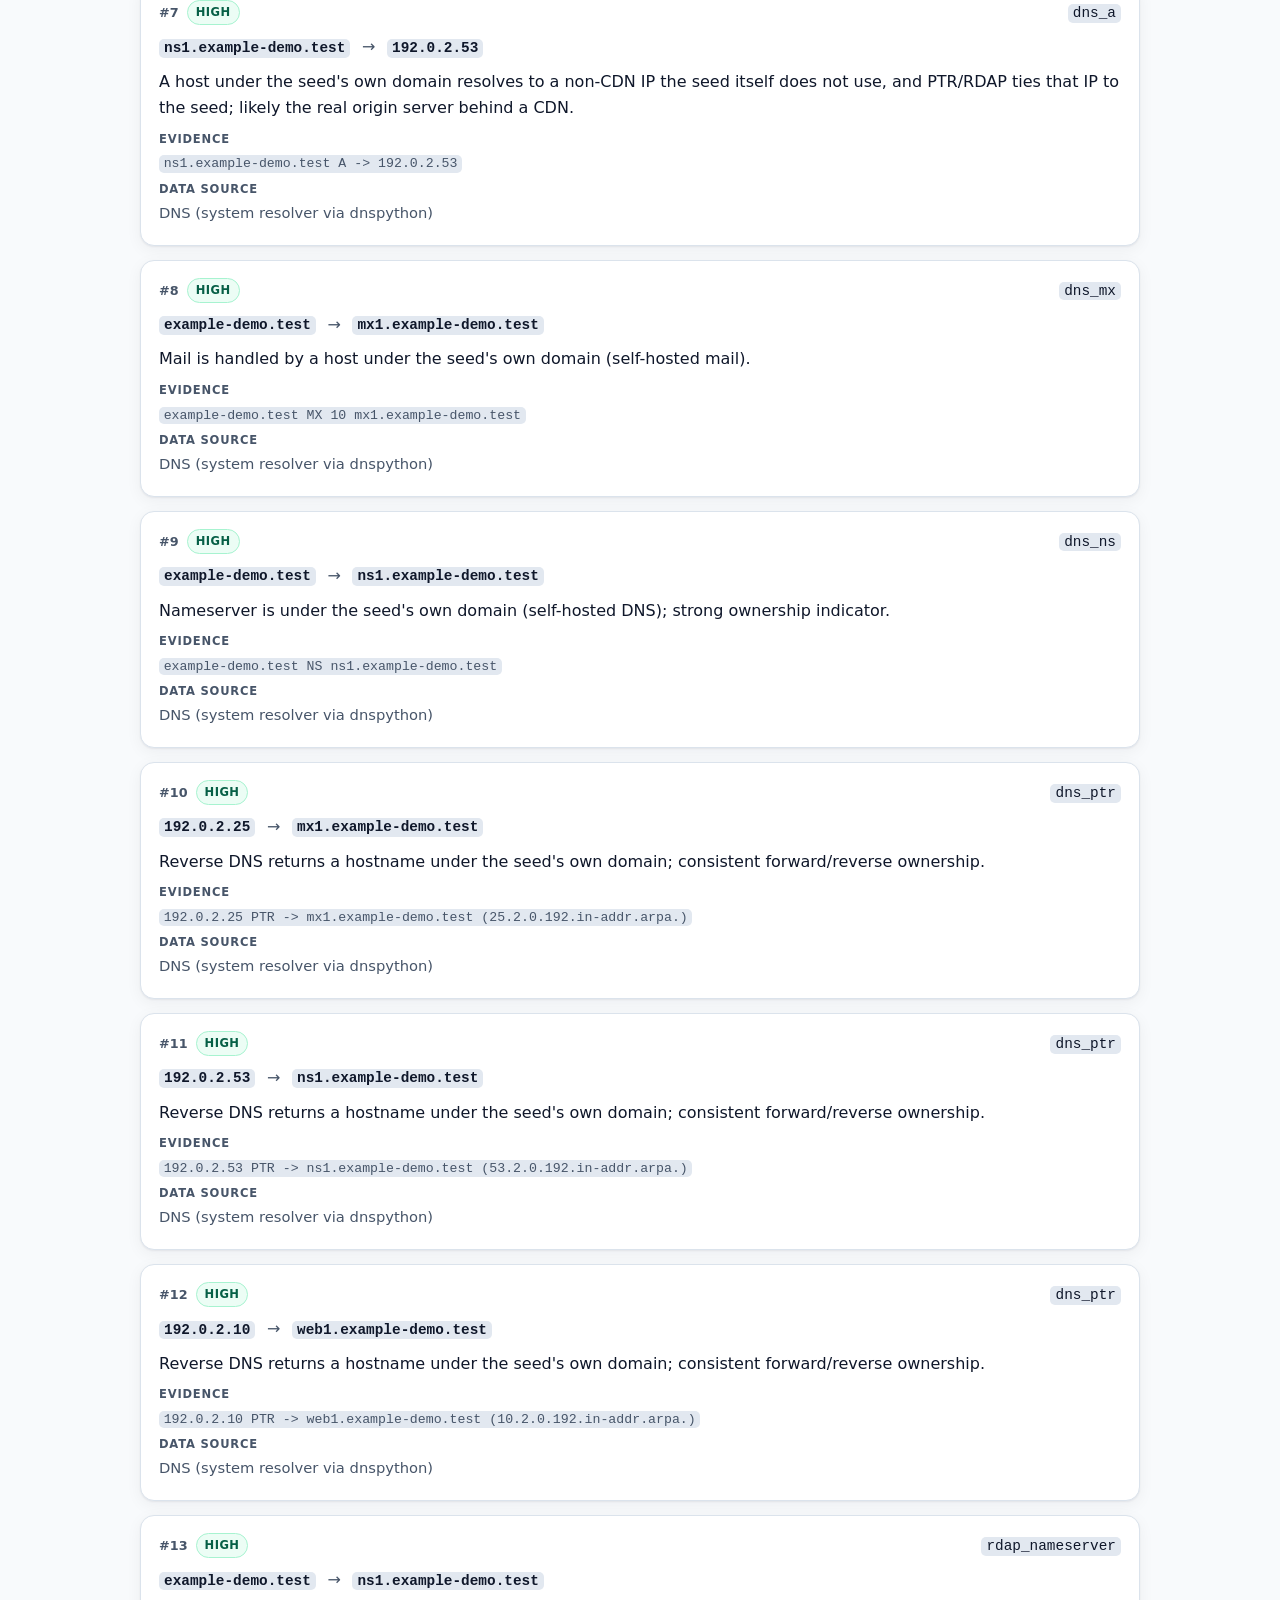
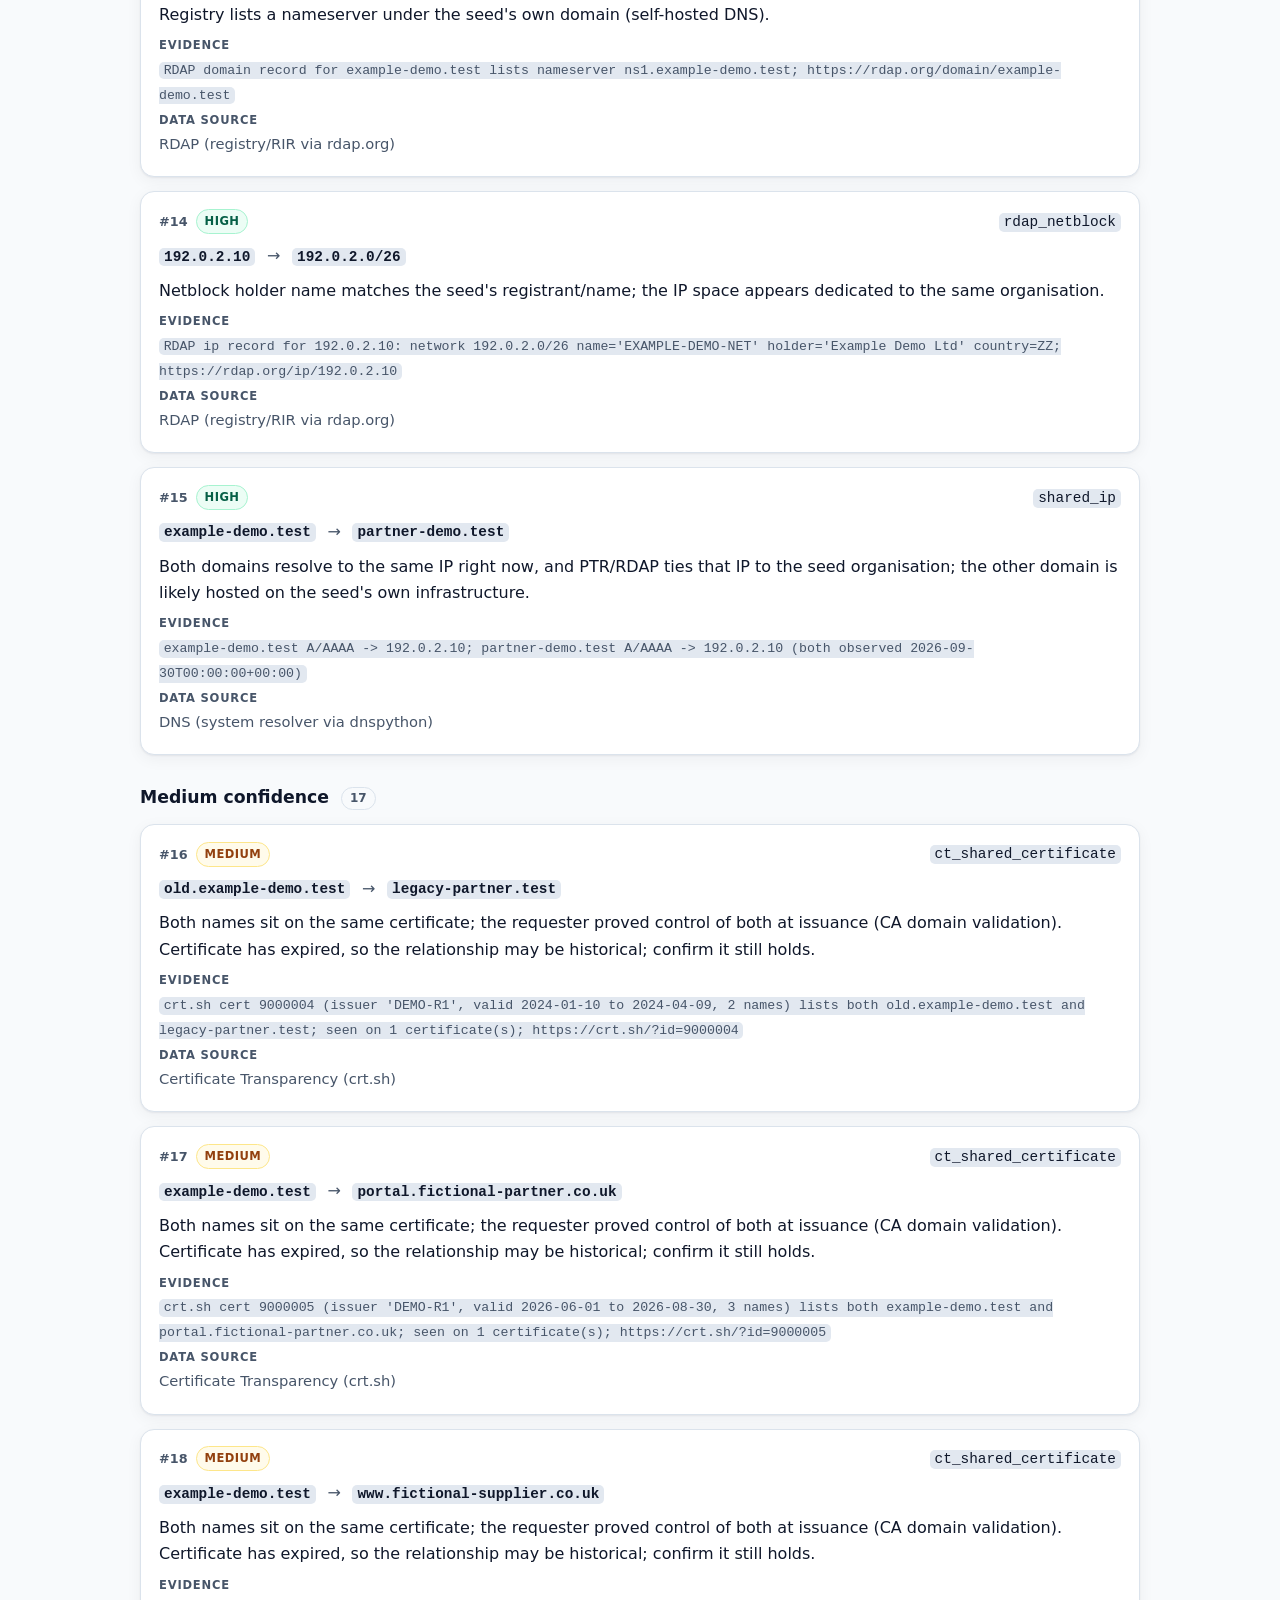
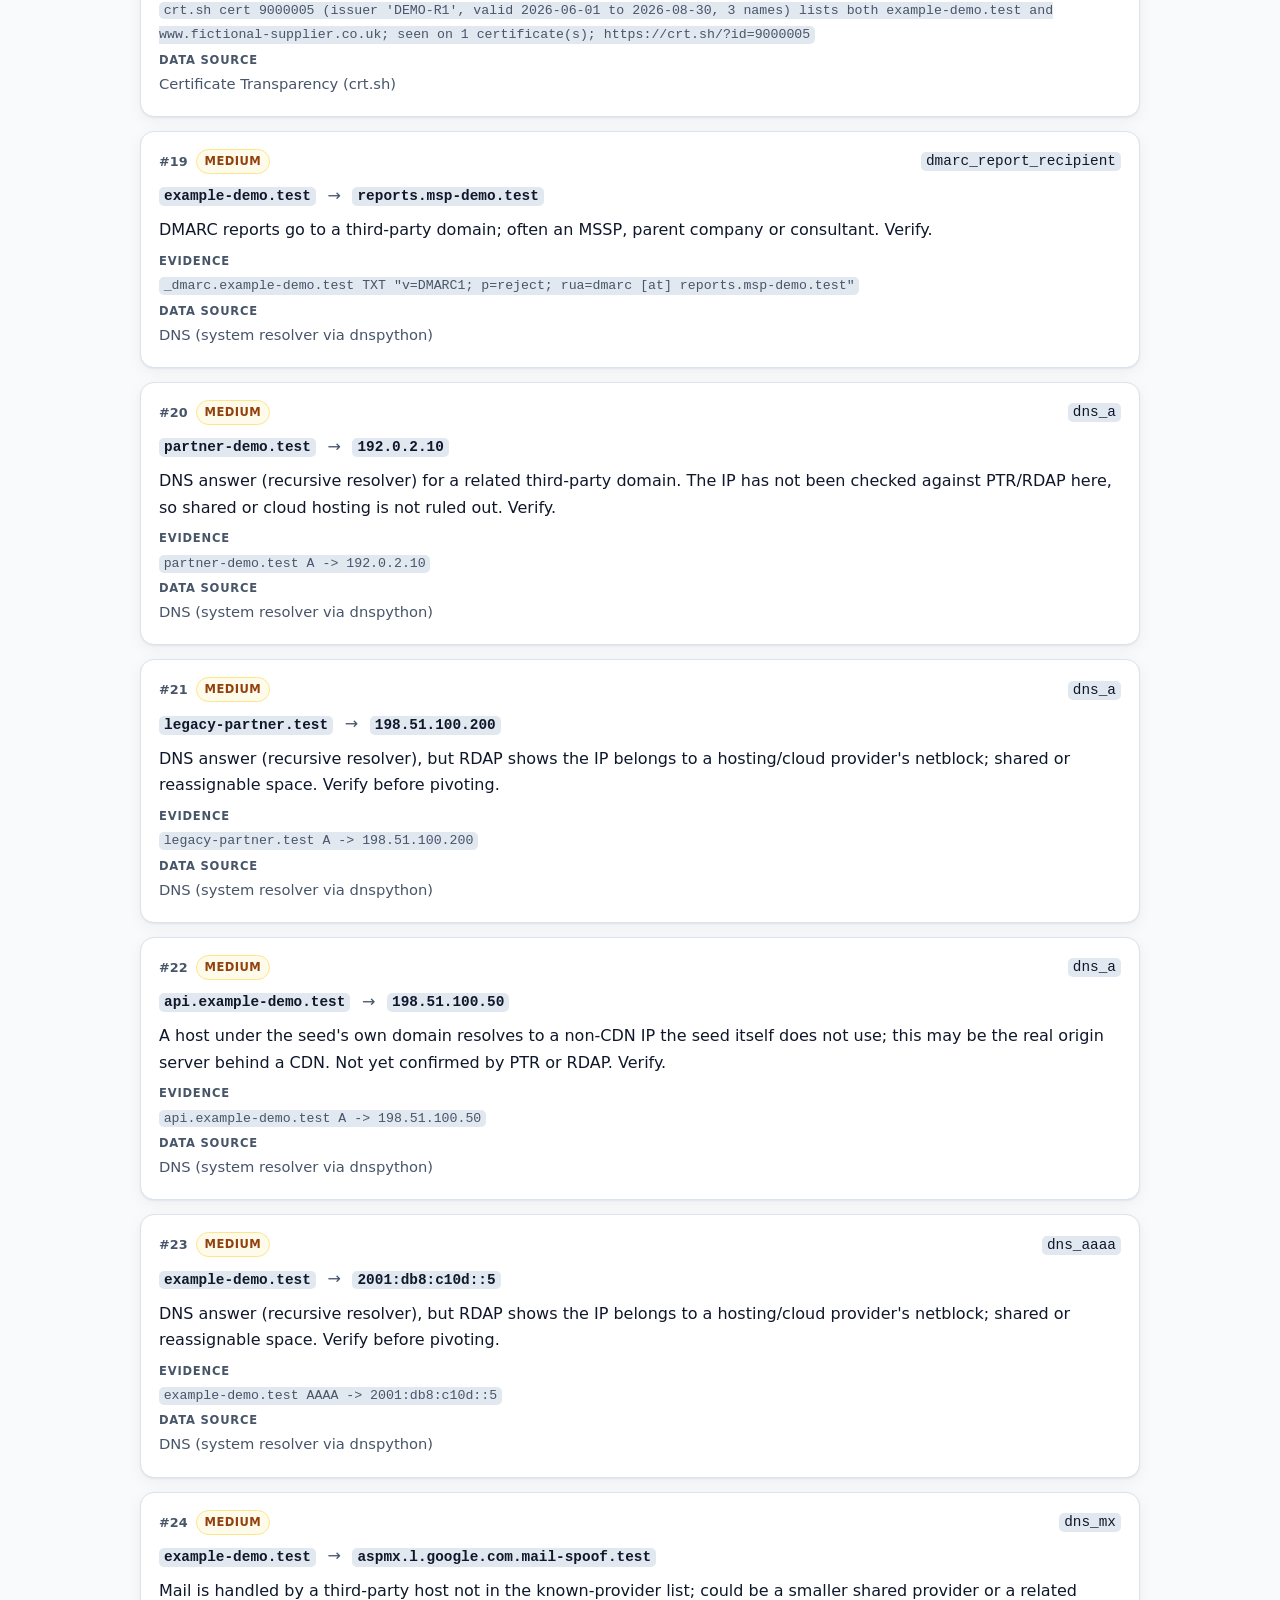
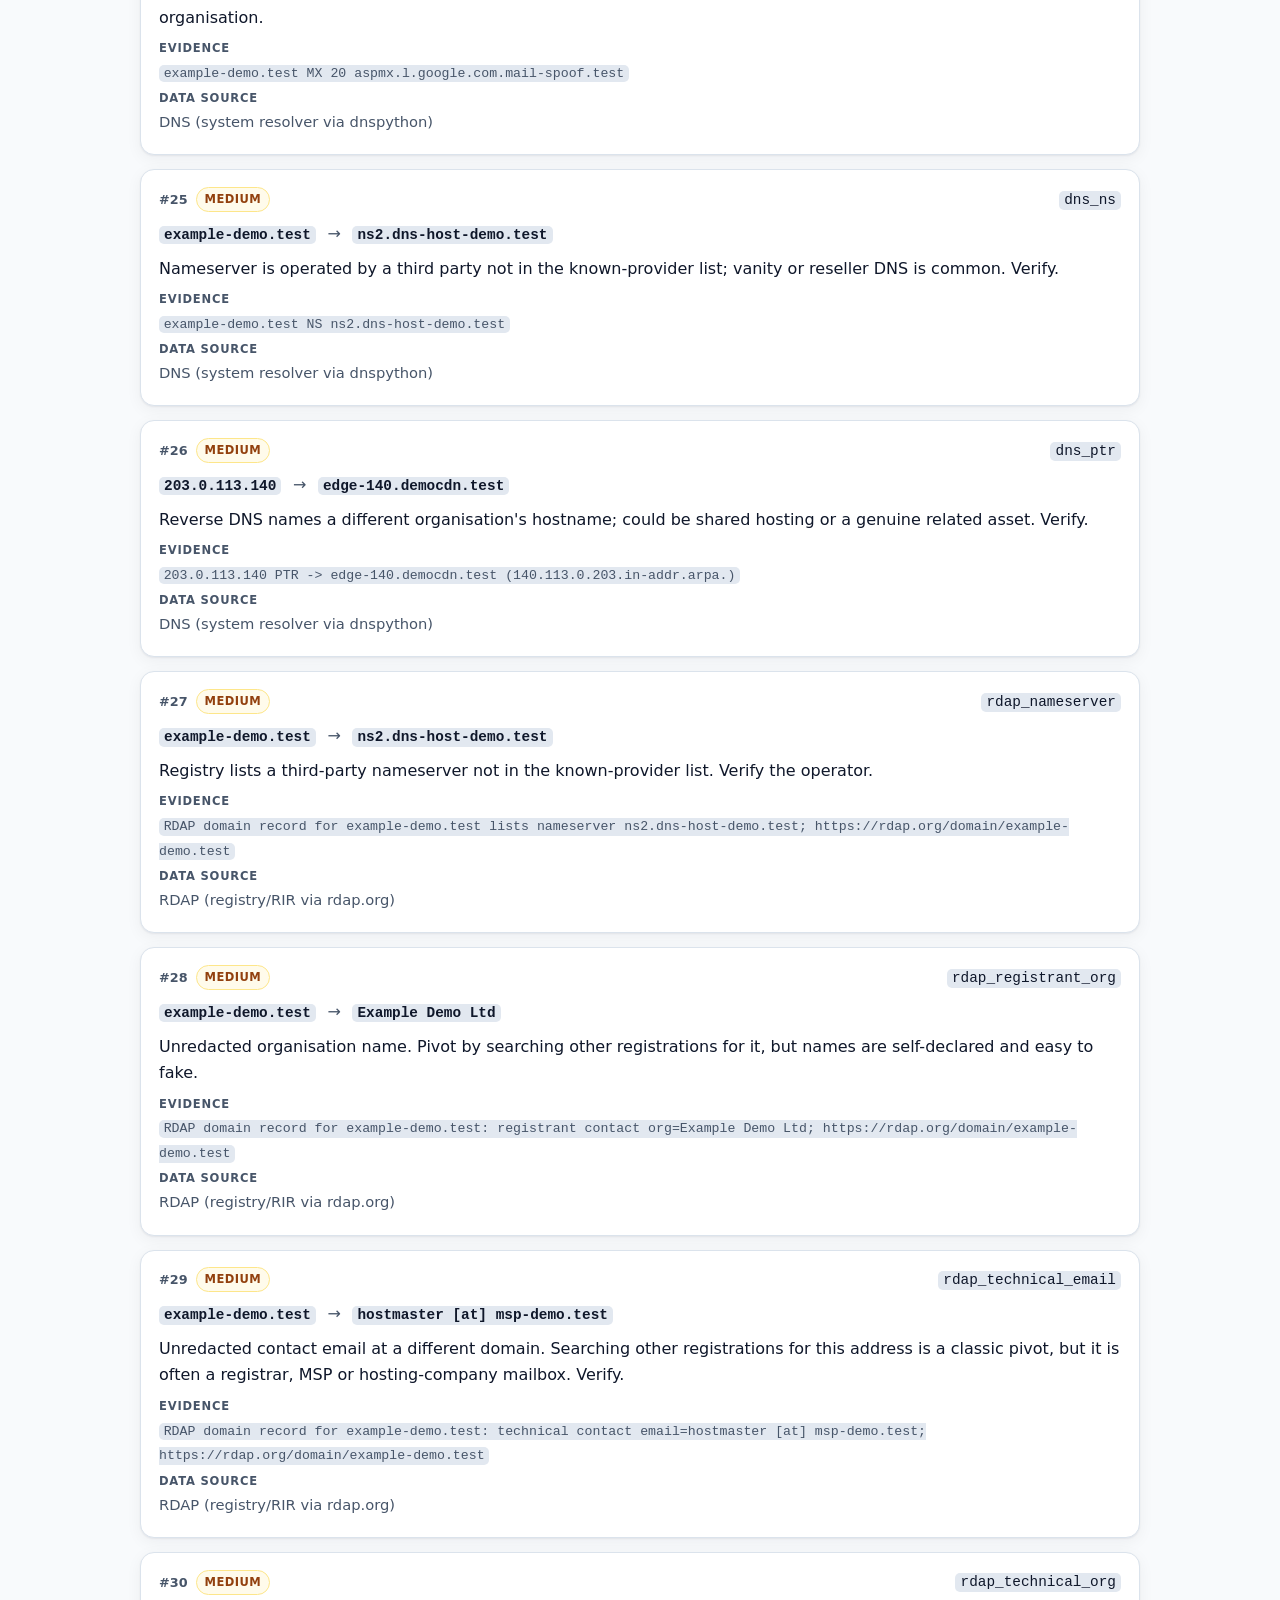
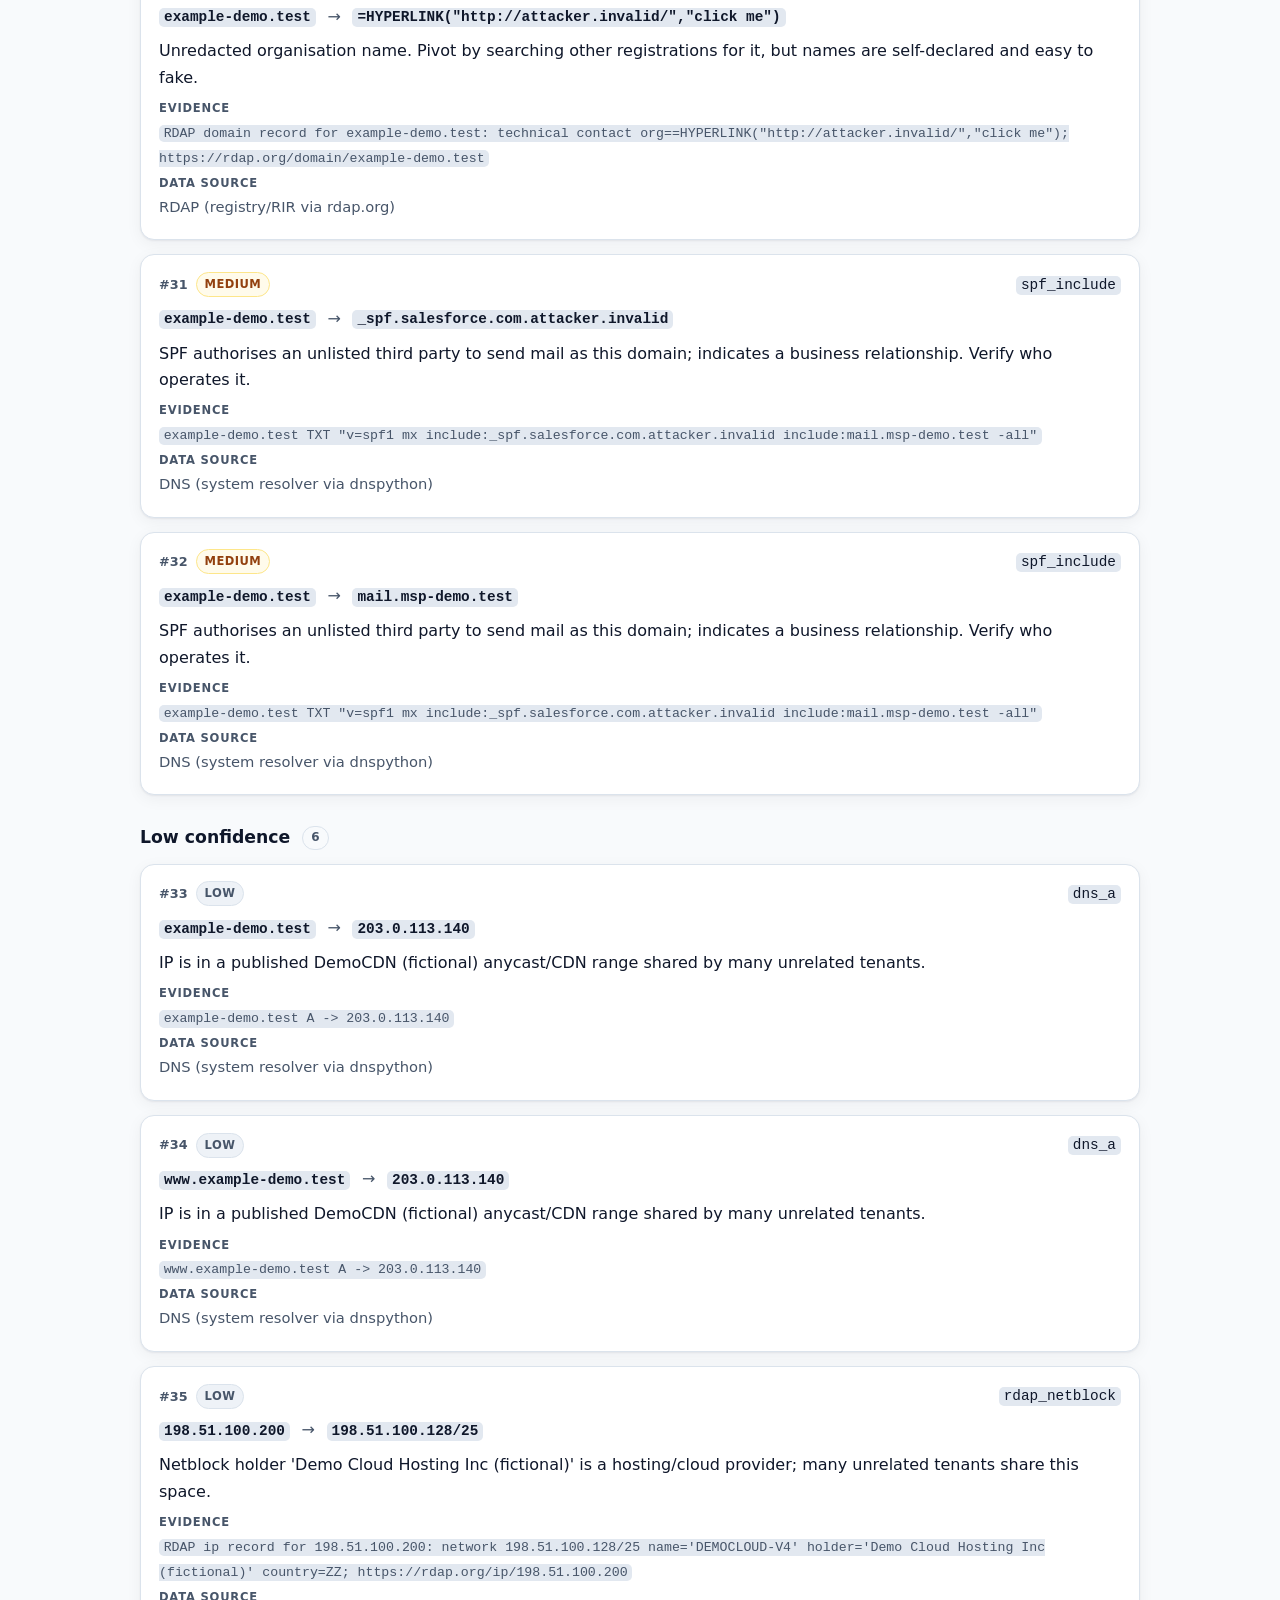
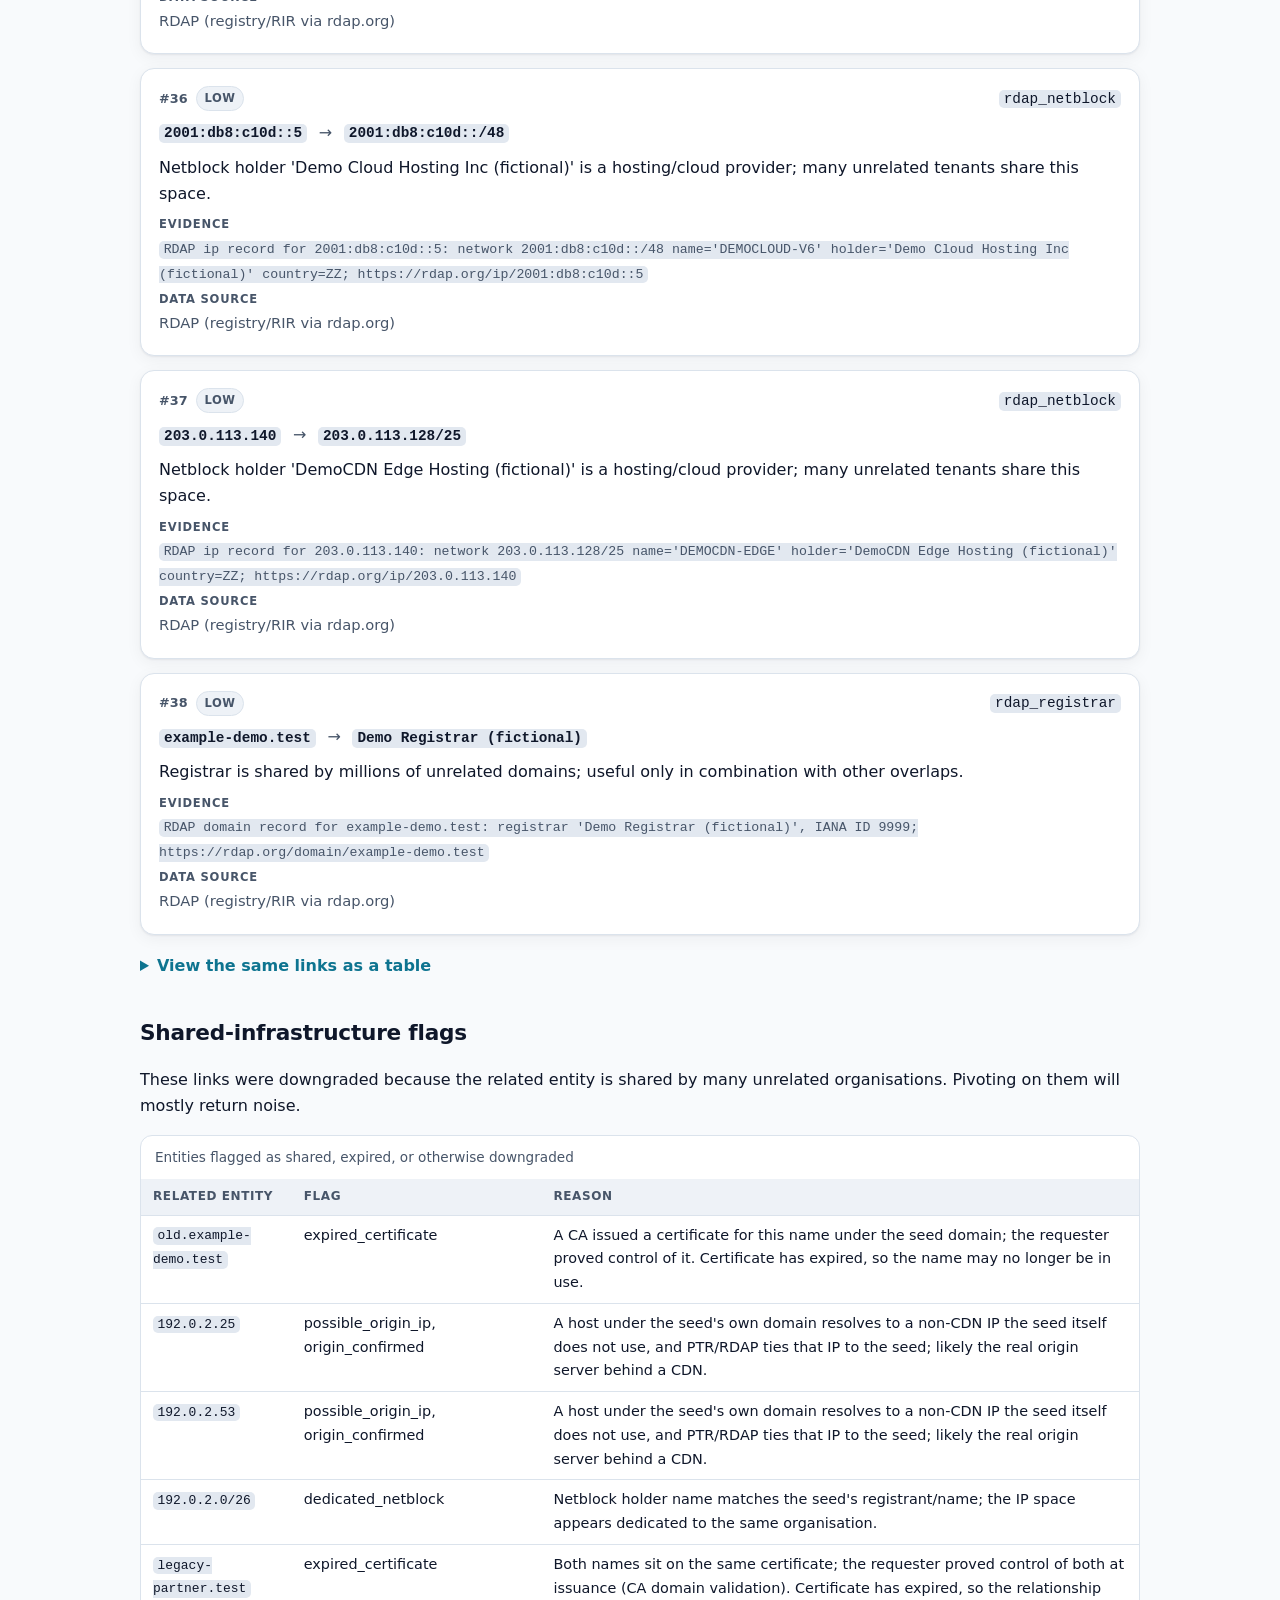
<file: samples/pivot-tool-report.html>
<!doctype html>
<html lang="en-SG">
<head>
<meta charset="utf-8">
<meta name="viewport" content="width=device-width, initial-scale=1">
<title>OSINT Pivot Tool — fictional demo report | Jeremy</title>
<meta name="description" content="Fictional offline demo report from the OSINT Pivot Tool, starting at example-demo.test. Opens with an assessment of the links that matter most, an alternative explanation, and the biggest source gap, then the full evidence table. No live or real-world infrastructure.">
<meta name="color-scheme" content="light dark">
<meta name="robots" content="noindex">
<link rel="stylesheet" href="../style.css">
</head>
<body class="report-page">
<a class="skip" href="#main">Skip to content</a>
<header class="site-header">
  <nav class="wrap nav" aria-label="Main">
    <a class="brand" href="../index.html">Jeremy</a>
    <ul>
      <li><a href="../index.html#projects">Projects</a></li>
      <li><a href="../index.html#about">About</a></li>
      <li><a href="../index.html#focus">Focus</a></li>
      <li><a href="../index.html#contact">Contact</a></li>
    </ul>
  </nav>
</header>
<main id="main">
  <header class="report-hero wrap">
    <p class="back"><a href="../index.html#projects">← Back to portfolio</a></p>
    <p class="eyebrow">OSINT Pivot Tool · sample report</p>
    <h1>Infrastructure pivot report: <code>example-demo.test</code></h1>
    <p class="lede">The actual Markdown report produced by <code>python pivot.py --demo</code>, presented here so it can be read in the browser. Every name and address is fictional or reserved. Nothing in this report describes real infrastructure.</p>
    <div class="cta">
      <a class="btn primary" href="https://github.com/N3bula04/osint-pivot-tool" rel="noopener">View code on GitHub</a>
    </div>
  </header>
  <div class="wrap report-body">
    <aside class='banner' role='note'><p class='banner-label'>Fictional offline demo output</p><p><strong>SYNTHETIC DEMO.</strong> Every name, IP address and registration record in this report comes from committed offline fixtures. The names use reserved or fictional domains and the IPs sit in documentation ranges (RFC 5737 / RFC 3849). Nothing here describes real infrastructure.</p><p><strong>Analyst note.</strong> Every link below is a lead, not a conclusion. Confidence reflects how well a single observation supports an infrastructure relationship; it is not an attribution. This tool does not name actors.</p></aside>

<nav class="toc" aria-label="Report sections">
  <p>On this page</p>
  <ol>
    <li><a href="#assessment">Assessment</a></li>
    <li><a href="#summary">Summary</a></li>
    <li><a href="#certificate-transparency">Certificate transparency</a></li>
    <li><a href="#ip-pivot">IP pivot</a></li>
    <li><a href="#registration-data">Registration data</a></li>
    <li><a href="#links">Links by confidence</a></li>
    <li><a href="#shared">Shared-infrastructure flags</a></li>
    <li><a href="#gaps">Gaps and limitations</a></li>
  </ol>
</nav>

<section id='assessment'>
<h2>Assessment</h2>
<p>This lead summary draws on the collected links and collection log. Use it to guide verification without drawing conclusions or assigning responsibility.</p>
<p><strong>Priority leads</strong></p>
<ol>
<li><code>partner-demo.test</code> from <code>example-demo.test</code> (<strong>High</strong>, <code>ct_shared_certificate</code>) — Both names sit on the same certificate; the requester proved control of both at issuance (CA domain validation) (also observed via <code>shared_ip</code>).</li>
<li><code>192.0.2.0/26</code> from <code>192.0.2.10</code> (<strong>High</strong>, <code>rdap_netblock</code>) — Netblock holder name matches the seed&#x27;s registrant/name; the IP space appears dedicated to the same organisation.</li>
<li><code>192.0.2.25</code> from <code>mx1.example-demo.test</code> (<strong>High</strong>, <code>dns_a</code>) — A host under the seed&#x27;s own domain resolves to a non-CDN IP the seed itself does not use, and PTR/RDAP ties that IP to the seed.</li>
</ol>
<p><strong>Alternative explanation:</strong> <code>partner-demo.test</code> may be a customer or vendor using the same infrastructure, so the overlap could reflect a service relationship.</p>
<p><strong>Biggest source gap:</strong> DNS query <code>198.51.100.50 PTR</code> returned <code>nxdomain</code> — <code>name does not exist</code>. This lookup would help check the possible origin IP. Collection logged 0 failed and 14 no-data queries.</p>
</section>
<section id='meta'>
<h2>Run details</h2>
<dl class='meta-list'>
<div><dt>Run started</dt><dd>2026-09-30T00:00:00+00:00</dd></div>
<div><dt>Run finished</dt><dd>2026-09-30T00:00:00+00:00</dd></div>
<div><dt>Stage</dt><dd>Stage 3 - DNS + certificate transparency + RDAP</dd></div>
<div><dt>Method</dt><dd>offline replay of committed fixtures; no network connections at all</dd></div>
<div><dt>Data</dt><dd>SYNTHETIC offline fixtures from <code>offline_demo/</code> (no network used); fictional/reserved names and documentation IP ranges only</dd></div>
<div><dt>Cache</dt><dd>0 hit(s), 0 miss(es)</dd></div>
<div><dt>Links CSV</dt><dd><code>example-demo.test_20260930T000000Z_links.csv</code></dd></div>
</dl>
</section>
<section id='summary'>
<h2>Summary</h2>
<div class='stats'>
<div class='stat'><p class='stat-value'>32</p><p class='stat-label'>Entities observed</p></div>
<div class='stat'><p class='stat-value'>38</p><p class='stat-label'>Links</p></div>
<div class='stat high'><p class='stat-value'>15</p><p class='stat-label'>High confidence</p></div>
<div class='stat medium'><p class='stat-value'>17</p><p class='stat-label'>Medium confidence</p></div>
<div class='stat low'><p class='stat-value'>6</p><p class='stat-label'>Low confidence (shared infrastructure)</p></div>
<div class='stat'><p class='stat-value'>0</p><p class='stat-label'>Sources failed</p></div>
<div class='stat'><p class='stat-value'>14</p><p class='stat-label'>Queries with no data</p></div>
</div>
</section>
<section id='certificate-transparency'>
<h2>Certificate transparency</h2>
<ul>
<li>Certificates matched: 5 (0 look like bulk/CDN-managed certificates)</li>
<li>Unique names on those certificates: 8</li>
<li>Names under the seed domain (subdomains): 3</li>
<li>Other domains sharing a certificate with the seed: 4</li>
<li>Top issuers: DEMO-R1 (5)</li>
<li>Manual check: https://crt.sh/?q=example-demo.test</li>
</ul>
</section>
<section id='ip-pivot'>
<h2>IP pivot</h2>
<ul>
<li>Discovered names resolved: 9 (skipped 0)</li>
<li>Seed IPs: 3</li>
<li>Other domains sharing an IP with the seed: 1</li>
<li><strong>Seed-owned hosts on IPs outside the seed&#x27;s own records</strong> (possible origin infrastructure behind a CDN): api.example-demo.test -&gt; 198.51.100.50; mx1.example-demo.test -&gt; 192.0.2.25; ns1.example-demo.test -&gt; 192.0.2.53</li>
</ul>
</section>
<section id='registration-data'>
<h2>Registration data (RDAP)</h2>
<ul>
<li>Registrar: Demo Registrar (fictional) (IANA ID 9999)</li>
<li>Registered: 2026-08-20 | Last changed: 2026-09-01 | Expires: 2027-08-20</li>
<li>Domain age: 41 days  <strong>(registered within the last 90 days)</strong></li>
<li>Status: client transfer prohibited</li>
<li>DNSSEC signed: False</li>
<li>Registry nameservers: ns1.example-demo.test, ns2.dns-host-demo.test</li>
<li>Registrant contact: fn=REDACTED FOR PRIVACY, org=Example Demo Ltd</li>
<li>Technical contact: fn=Hostmaster, org==HYPERLINK(&quot;http://attacker.invalid/&quot;,&quot;click me&quot;), email=hostmaster [at] msp-demo.test</li>
<li>Manual check: https://rdap.org/domain/example-demo.test or https://lookup.icann.org/lookup?name=example-demo.test</li>
</ul>
</section>
<section id='ip-ownership'>
<h2>IP ownership (RDAP)</h2>
<ul>
<li><code>192.0.2.10</code> is in <code>192.0.2.0/26</code> (EXAMPLE-DEMO-NET), holder: Example Demo Ltd, country ZZ, type ASSIGNMENT</li>
<li><code>2001:db8:c10d::5</code> is in <code>2001:db8:c10d::/48</code> (DEMOCLOUD-V6), holder: Demo Cloud Hosting Inc (fictional), country ZZ, type ASSIGNMENT</li>
<li><code>203.0.113.140</code> is in <code>203.0.113.128/25</code> (DEMOCDN-EDGE), holder: DemoCDN Edge Hosting (fictional), country ZZ, type ASSIGNMENT</li>
<li><code>198.51.100.200</code> (IP of a related host) is in <code>198.51.100.128/25</code> (DEMOCLOUD-V4), holder: Demo Cloud Hosting Inc (fictional), country ZZ, type ASSIGNMENT</li>
</ul>
</section>
<section id='records'>
<h2>Raw records observed</h2>
<div class='table-wrap' tabindex='0'><table><caption>Raw DNS, certificate and RDAP records observed in the demo</caption><thead><tr><th scope='col'>Query</th><th scope='col'>Answer</th></tr></thead><tbody><tr><td data-label='Query'><code>example-demo.test A</code></td><td data-label='Answer'><code>192.0.2.10</code></td></tr><tr><td data-label='Query'><code>example-demo.test A</code></td><td data-label='Answer'><code>203.0.113.140</code></td></tr><tr><td data-label='Query'><code>example-demo.test AAAA</code></td><td data-label='Answer'><code>2001:db8:c10d::5</code></td></tr><tr><td data-label='Query'><code>example-demo.test MX</code></td><td data-label='Answer'><code>10 mx1.example-demo.test.</code></td></tr><tr><td data-label='Query'><code>example-demo.test MX</code></td><td data-label='Answer'><code>20 aspmx.l.google.com.mail-spoof.test.</code></td></tr><tr><td data-label='Query'><code>example-demo.test NS</code></td><td data-label='Answer'><code>ns1.example-demo.test.</code></td></tr><tr><td data-label='Query'><code>example-demo.test NS</code></td><td data-label='Answer'><code>ns2.dns-host-demo.test.</code></td></tr><tr><td data-label='Query'><code>example-demo.test TXT</code></td><td data-label='Answer'><code>&quot;demo-site-verification=synthetic-token-0001&quot;</code></td></tr><tr><td data-label='Query'><code>example-demo.test TXT</code></td><td data-label='Answer'><code>&quot;v=spf1 mx include:_spf.salesforce.com.attacker.invalid include:mail.msp-demo.test -all&quot;</code></td></tr><tr><td data-label='Query'><code>_dmarc.example-demo.test TXT</code></td><td data-label='Answer'><code>&quot;v=DMARC1; p=reject; rua=dmarc [at] reports.msp-demo.test&quot;</code></td></tr><tr><td data-label='Query'><code>192.0.2.10 PTR</code></td><td data-label='Answer'><code>web1.example-demo.test.</code></td></tr><tr><td data-label='Query'><code>203.0.113.140 PTR</code></td><td data-label='Answer'><code>edge-140.democdn.test.</code></td></tr><tr><td data-label='Query'><code>2001:db8:c10d::5 PTR</code></td><td data-label='Answer'>*(no data)*</td></tr><tr><td data-label='Query'><code>crt.sh names under example-demo.test</code></td><td data-label='Answer'><code>api.example-demo.test</code></td></tr><tr><td data-label='Query'><code>crt.sh names under example-demo.test</code></td><td data-label='Answer'><code>old.example-demo.test</code></td></tr><tr><td data-label='Query'><code>crt.sh names under example-demo.test</code></td><td data-label='Answer'><code>www.example-demo.test</code></td></tr><tr><td data-label='Query'><code>198.51.100.50 PTR</code></td><td data-label='Answer'>*(no data)*</td></tr><tr><td data-label='Query'><code>192.0.2.25 PTR</code></td><td data-label='Answer'><code>mx1.example-demo.test.</code></td></tr><tr><td data-label='Query'><code>192.0.2.53 PTR</code></td><td data-label='Answer'><code>ns1.example-demo.test.</code></td></tr><tr><td data-label='Query'><code>rdap domain example-demo.test nameservers</code></td><td data-label='Answer'><code>ns1.example-demo.test</code></td></tr><tr><td data-label='Query'><code>rdap domain example-demo.test nameservers</code></td><td data-label='Answer'><code>ns2.dns-host-demo.test</code></td></tr></tbody></table></div>
</section>
<section id='links'>
<h2>Links, by confidence</h2>
<p>Each link is a lead, not a conclusion. High means the evidence is specific (for example a shared certificate or a self-hosted nameserver). Low usually means the related entity is shared infrastructure — a CDN, managed DNS, a mail provider, a registrar, or a bulk-hosting netblock — and should not be read as affiliation on its own.</p>
<div class='links'>
<h3 id='links-high'>High confidence <span class='count'>15</span></h3>
<div class='link-grid' data-confidence='high'>

<article class="link-card">
  <header>
    <span class="link-num">#1</span>
    <span class="conf high">High</span>
    <span class="link-type"><code>ct_shared_certificate</code></span>
  </header>
  <p class="link-entities"><span class="from"><code>example-demo.test</code></span> <span class="arrow" aria-hidden="true">→</span> <span class="to"><code>partner-demo.test</code></span></p>
  <p class="link-reason">Both names sit on the same certificate; the requester proved control of both at issuance (CA domain validation).</p>
  <p class="link-evidence"><span class="k">Evidence</span> <code>crt.sh cert 9000003 (issuer &#x27;DEMO-R1&#x27;, valid 2026-07-15 to 2026-10-13, 2 names) lists both example-demo.test and partner-demo.test; seen on 1 certificate(s); https://crt.sh/?id=9000003</code></p>
  <p class="link-source"><span class="k">Data source</span> Certificate Transparency (crt.sh)</p>
</article>

<article class="link-card">
  <header>
    <span class="link-num">#2</span>
    <span class="conf high">High</span>
    <span class="link-type"><code>ct_subdomain</code></span>
  </header>
  <p class="link-entities"><span class="from"><code>example-demo.test</code></span> <span class="arrow" aria-hidden="true">→</span> <span class="to"><code>api.example-demo.test</code></span></p>
  <p class="link-reason">A CA issued a certificate for this name under the seed domain; the requester proved control of it.</p>
  <p class="link-evidence"><span class="k">Evidence</span> <code>crt.sh cert 9000002 (issuer &#x27;DEMO-R1&#x27;, valid 2026-08-05 to 2026-11-03) lists api.example-demo.test; seen on 1 certificate(s); https://crt.sh/?id=9000002</code></p>
  <p class="link-source"><span class="k">Data source</span> Certificate Transparency (crt.sh)</p>
</article>

<article class="link-card">
  <header>
    <span class="link-num">#3</span>
    <span class="conf high">High</span>
    <span class="link-type"><code>ct_subdomain</code></span>
  </header>
  <p class="link-entities"><span class="from"><code>example-demo.test</code></span> <span class="arrow" aria-hidden="true">→</span> <span class="to"><code>old.example-demo.test</code></span></p>
  <p class="link-reason">A CA issued a certificate for this name under the seed domain; the requester proved control of it. Certificate has expired, so the name may no longer be in use.</p>
  <p class="link-evidence"><span class="k">Evidence</span> <code>crt.sh cert 9000004 (issuer &#x27;DEMO-R1&#x27;, valid 2024-01-10 to 2024-04-09) lists old.example-demo.test; seen on 1 certificate(s); https://crt.sh/?id=9000004</code></p>
  <p class="link-source"><span class="k">Data source</span> Certificate Transparency (crt.sh)</p>
</article>

<article class="link-card">
  <header>
    <span class="link-num">#4</span>
    <span class="conf high">High</span>
    <span class="link-type"><code>ct_subdomain</code></span>
  </header>
  <p class="link-entities"><span class="from"><code>example-demo.test</code></span> <span class="arrow" aria-hidden="true">→</span> <span class="to"><code>www.example-demo.test</code></span></p>
  <p class="link-reason">A CA issued a certificate for this name under the seed domain; the requester proved control of it.</p>
  <p class="link-evidence"><span class="k">Evidence</span> <code>crt.sh cert 9000001 (issuer &#x27;DEMO-R1&#x27;, valid 2026-08-01 to 2026-10-30) lists www.example-demo.test; seen on 1 certificate(s); https://crt.sh/?id=9000001</code></p>
  <p class="link-source"><span class="k">Data source</span> Certificate Transparency (crt.sh)</p>
</article>

<article class="link-card">
  <header>
    <span class="link-num">#5</span>
    <span class="conf high">High</span>
    <span class="link-type"><code>dns_a</code></span>
  </header>
  <p class="link-entities"><span class="from"><code>example-demo.test</code></span> <span class="arrow" aria-hidden="true">→</span> <span class="to"><code>192.0.2.10</code></span></p>
  <p class="link-reason">DNS answer (recursive resolver) ties the domain directly to this IP. Check the RDAP netblock for bulk hosting before pivoting.</p>
  <p class="link-evidence"><span class="k">Evidence</span> <code>example-demo.test A -&gt; 192.0.2.10</code></p>
  <p class="link-source"><span class="k">Data source</span> DNS (system resolver via dnspython)</p>
</article>

<article class="link-card">
  <header>
    <span class="link-num">#6</span>
    <span class="conf high">High</span>
    <span class="link-type"><code>dns_a</code></span>
  </header>
  <p class="link-entities"><span class="from"><code>mx1.example-demo.test</code></span> <span class="arrow" aria-hidden="true">→</span> <span class="to"><code>192.0.2.25</code></span></p>
  <p class="link-reason">A host under the seed&#x27;s own domain resolves to a non-CDN IP the seed itself does not use, and PTR/RDAP ties that IP to the seed; likely the real origin server behind a CDN.</p>
  <p class="link-evidence"><span class="k">Evidence</span> <code>mx1.example-demo.test A -&gt; 192.0.2.25</code></p>
  <p class="link-source"><span class="k">Data source</span> DNS (system resolver via dnspython)</p>
</article>

<article class="link-card">
  <header>
    <span class="link-num">#7</span>
    <span class="conf high">High</span>
    <span class="link-type"><code>dns_a</code></span>
  </header>
  <p class="link-entities"><span class="from"><code>ns1.example-demo.test</code></span> <span class="arrow" aria-hidden="true">→</span> <span class="to"><code>192.0.2.53</code></span></p>
  <p class="link-reason">A host under the seed&#x27;s own domain resolves to a non-CDN IP the seed itself does not use, and PTR/RDAP ties that IP to the seed; likely the real origin server behind a CDN.</p>
  <p class="link-evidence"><span class="k">Evidence</span> <code>ns1.example-demo.test A -&gt; 192.0.2.53</code></p>
  <p class="link-source"><span class="k">Data source</span> DNS (system resolver via dnspython)</p>
</article>

<article class="link-card">
  <header>
    <span class="link-num">#8</span>
    <span class="conf high">High</span>
    <span class="link-type"><code>dns_mx</code></span>
  </header>
  <p class="link-entities"><span class="from"><code>example-demo.test</code></span> <span class="arrow" aria-hidden="true">→</span> <span class="to"><code>mx1.example-demo.test</code></span></p>
  <p class="link-reason">Mail is handled by a host under the seed&#x27;s own domain (self-hosted mail).</p>
  <p class="link-evidence"><span class="k">Evidence</span> <code>example-demo.test MX 10 mx1.example-demo.test</code></p>
  <p class="link-source"><span class="k">Data source</span> DNS (system resolver via dnspython)</p>
</article>

<article class="link-card">
  <header>
    <span class="link-num">#9</span>
    <span class="conf high">High</span>
    <span class="link-type"><code>dns_ns</code></span>
  </header>
  <p class="link-entities"><span class="from"><code>example-demo.test</code></span> <span class="arrow" aria-hidden="true">→</span> <span class="to"><code>ns1.example-demo.test</code></span></p>
  <p class="link-reason">Nameserver is under the seed&#x27;s own domain (self-hosted DNS); strong ownership indicator.</p>
  <p class="link-evidence"><span class="k">Evidence</span> <code>example-demo.test NS ns1.example-demo.test</code></p>
  <p class="link-source"><span class="k">Data source</span> DNS (system resolver via dnspython)</p>
</article>

<article class="link-card">
  <header>
    <span class="link-num">#10</span>
    <span class="conf high">High</span>
    <span class="link-type"><code>dns_ptr</code></span>
  </header>
  <p class="link-entities"><span class="from"><code>192.0.2.25</code></span> <span class="arrow" aria-hidden="true">→</span> <span class="to"><code>mx1.example-demo.test</code></span></p>
  <p class="link-reason">Reverse DNS returns a hostname under the seed&#x27;s own domain; consistent forward/reverse ownership.</p>
  <p class="link-evidence"><span class="k">Evidence</span> <code>192.0.2.25 PTR -&gt; mx1.example-demo.test  (25.2.0.192.in-addr.arpa.)</code></p>
  <p class="link-source"><span class="k">Data source</span> DNS (system resolver via dnspython)</p>
</article>

<article class="link-card">
  <header>
    <span class="link-num">#11</span>
    <span class="conf high">High</span>
    <span class="link-type"><code>dns_ptr</code></span>
  </header>
  <p class="link-entities"><span class="from"><code>192.0.2.53</code></span> <span class="arrow" aria-hidden="true">→</span> <span class="to"><code>ns1.example-demo.test</code></span></p>
  <p class="link-reason">Reverse DNS returns a hostname under the seed&#x27;s own domain; consistent forward/reverse ownership.</p>
  <p class="link-evidence"><span class="k">Evidence</span> <code>192.0.2.53 PTR -&gt; ns1.example-demo.test  (53.2.0.192.in-addr.arpa.)</code></p>
  <p class="link-source"><span class="k">Data source</span> DNS (system resolver via dnspython)</p>
</article>

<article class="link-card">
  <header>
    <span class="link-num">#12</span>
    <span class="conf high">High</span>
    <span class="link-type"><code>dns_ptr</code></span>
  </header>
  <p class="link-entities"><span class="from"><code>192.0.2.10</code></span> <span class="arrow" aria-hidden="true">→</span> <span class="to"><code>web1.example-demo.test</code></span></p>
  <p class="link-reason">Reverse DNS returns a hostname under the seed&#x27;s own domain; consistent forward/reverse ownership.</p>
  <p class="link-evidence"><span class="k">Evidence</span> <code>192.0.2.10 PTR -&gt; web1.example-demo.test  (10.2.0.192.in-addr.arpa.)</code></p>
  <p class="link-source"><span class="k">Data source</span> DNS (system resolver via dnspython)</p>
</article>

<article class="link-card">
  <header>
    <span class="link-num">#13</span>
    <span class="conf high">High</span>
    <span class="link-type"><code>rdap_nameserver</code></span>
  </header>
  <p class="link-entities"><span class="from"><code>example-demo.test</code></span> <span class="arrow" aria-hidden="true">→</span> <span class="to"><code>ns1.example-demo.test</code></span></p>
  <p class="link-reason">Registry lists a nameserver under the seed&#x27;s own domain (self-hosted DNS).</p>
  <p class="link-evidence"><span class="k">Evidence</span> <code>RDAP domain record for example-demo.test lists nameserver ns1.example-demo.test; https://rdap.org/domain/example-demo.test</code></p>
  <p class="link-source"><span class="k">Data source</span> RDAP (registry/RIR via rdap.org)</p>
</article>

<article class="link-card">
  <header>
    <span class="link-num">#14</span>
    <span class="conf high">High</span>
    <span class="link-type"><code>rdap_netblock</code></span>
  </header>
  <p class="link-entities"><span class="from"><code>192.0.2.10</code></span> <span class="arrow" aria-hidden="true">→</span> <span class="to"><code>192.0.2.0/26</code></span></p>
  <p class="link-reason">Netblock holder name matches the seed&#x27;s registrant/name; the IP space appears dedicated to the same organisation.</p>
  <p class="link-evidence"><span class="k">Evidence</span> <code>RDAP ip record for 192.0.2.10: network 192.0.2.0/26 name=&#x27;EXAMPLE-DEMO-NET&#x27; holder=&#x27;Example Demo Ltd&#x27; country=ZZ; https://rdap.org/ip/192.0.2.10</code></p>
  <p class="link-source"><span class="k">Data source</span> RDAP (registry/RIR via rdap.org)</p>
</article>

<article class="link-card">
  <header>
    <span class="link-num">#15</span>
    <span class="conf high">High</span>
    <span class="link-type"><code>shared_ip</code></span>
  </header>
  <p class="link-entities"><span class="from"><code>example-demo.test</code></span> <span class="arrow" aria-hidden="true">→</span> <span class="to"><code>partner-demo.test</code></span></p>
  <p class="link-reason">Both domains resolve to the same IP right now, and PTR/RDAP ties that IP to the seed organisation; the other domain is likely hosted on the seed&#x27;s own infrastructure.</p>
  <p class="link-evidence"><span class="k">Evidence</span> <code>example-demo.test A/AAAA -&gt; 192.0.2.10; partner-demo.test A/AAAA -&gt; 192.0.2.10 (both observed 2026-09-30T00:00:00+00:00)</code></p>
  <p class="link-source"><span class="k">Data source</span> DNS (system resolver via dnspython)</p>
</article>
</div>
<h3 id='links-medium'>Medium confidence <span class='count'>17</span></h3>
<div class='link-grid' data-confidence='medium'>

<article class="link-card">
  <header>
    <span class="link-num">#16</span>
    <span class="conf medium">Medium</span>
    <span class="link-type"><code>ct_shared_certificate</code></span>
  </header>
  <p class="link-entities"><span class="from"><code>old.example-demo.test</code></span> <span class="arrow" aria-hidden="true">→</span> <span class="to"><code>legacy-partner.test</code></span></p>
  <p class="link-reason">Both names sit on the same certificate; the requester proved control of both at issuance (CA domain validation). Certificate has expired, so the relationship may be historical; confirm it still holds.</p>
  <p class="link-evidence"><span class="k">Evidence</span> <code>crt.sh cert 9000004 (issuer &#x27;DEMO-R1&#x27;, valid 2024-01-10 to 2024-04-09, 2 names) lists both old.example-demo.test and legacy-partner.test; seen on 1 certificate(s); https://crt.sh/?id=9000004</code></p>
  <p class="link-source"><span class="k">Data source</span> Certificate Transparency (crt.sh)</p>
</article>

<article class="link-card">
  <header>
    <span class="link-num">#17</span>
    <span class="conf medium">Medium</span>
    <span class="link-type"><code>ct_shared_certificate</code></span>
  </header>
  <p class="link-entities"><span class="from"><code>example-demo.test</code></span> <span class="arrow" aria-hidden="true">→</span> <span class="to"><code>portal.fictional-partner.co.uk</code></span></p>
  <p class="link-reason">Both names sit on the same certificate; the requester proved control of both at issuance (CA domain validation). Certificate has expired, so the relationship may be historical; confirm it still holds.</p>
  <p class="link-evidence"><span class="k">Evidence</span> <code>crt.sh cert 9000005 (issuer &#x27;DEMO-R1&#x27;, valid 2026-06-01 to 2026-08-30, 3 names) lists both example-demo.test and portal.fictional-partner.co.uk; seen on 1 certificate(s); https://crt.sh/?id=9000005</code></p>
  <p class="link-source"><span class="k">Data source</span> Certificate Transparency (crt.sh)</p>
</article>

<article class="link-card">
  <header>
    <span class="link-num">#18</span>
    <span class="conf medium">Medium</span>
    <span class="link-type"><code>ct_shared_certificate</code></span>
  </header>
  <p class="link-entities"><span class="from"><code>example-demo.test</code></span> <span class="arrow" aria-hidden="true">→</span> <span class="to"><code>www.fictional-supplier.co.uk</code></span></p>
  <p class="link-reason">Both names sit on the same certificate; the requester proved control of both at issuance (CA domain validation). Certificate has expired, so the relationship may be historical; confirm it still holds.</p>
  <p class="link-evidence"><span class="k">Evidence</span> <code>crt.sh cert 9000005 (issuer &#x27;DEMO-R1&#x27;, valid 2026-06-01 to 2026-08-30, 3 names) lists both example-demo.test and www.fictional-supplier.co.uk; seen on 1 certificate(s); https://crt.sh/?id=9000005</code></p>
  <p class="link-source"><span class="k">Data source</span> Certificate Transparency (crt.sh)</p>
</article>

<article class="link-card">
  <header>
    <span class="link-num">#19</span>
    <span class="conf medium">Medium</span>
    <span class="link-type"><code>dmarc_report_recipient</code></span>
  </header>
  <p class="link-entities"><span class="from"><code>example-demo.test</code></span> <span class="arrow" aria-hidden="true">→</span> <span class="to"><code>reports.msp-demo.test</code></span></p>
  <p class="link-reason">DMARC reports go to a third-party domain; often an MSSP, parent company or consultant. Verify.</p>
  <p class="link-evidence"><span class="k">Evidence</span> <code>_dmarc.example-demo.test TXT &quot;v=DMARC1; p=reject; rua=dmarc [at] reports.msp-demo.test&quot;</code></p>
  <p class="link-source"><span class="k">Data source</span> DNS (system resolver via dnspython)</p>
</article>

<article class="link-card">
  <header>
    <span class="link-num">#20</span>
    <span class="conf medium">Medium</span>
    <span class="link-type"><code>dns_a</code></span>
  </header>
  <p class="link-entities"><span class="from"><code>partner-demo.test</code></span> <span class="arrow" aria-hidden="true">→</span> <span class="to"><code>192.0.2.10</code></span></p>
  <p class="link-reason">DNS answer (recursive resolver) for a related third-party domain. The IP has not been checked against PTR/RDAP here, so shared or cloud hosting is not ruled out. Verify.</p>
  <p class="link-evidence"><span class="k">Evidence</span> <code>partner-demo.test A -&gt; 192.0.2.10</code></p>
  <p class="link-source"><span class="k">Data source</span> DNS (system resolver via dnspython)</p>
</article>

<article class="link-card">
  <header>
    <span class="link-num">#21</span>
    <span class="conf medium">Medium</span>
    <span class="link-type"><code>dns_a</code></span>
  </header>
  <p class="link-entities"><span class="from"><code>legacy-partner.test</code></span> <span class="arrow" aria-hidden="true">→</span> <span class="to"><code>198.51.100.200</code></span></p>
  <p class="link-reason">DNS answer (recursive resolver), but RDAP shows the IP belongs to a hosting/cloud provider&#x27;s netblock; shared or reassignable space. Verify before pivoting.</p>
  <p class="link-evidence"><span class="k">Evidence</span> <code>legacy-partner.test A -&gt; 198.51.100.200</code></p>
  <p class="link-source"><span class="k">Data source</span> DNS (system resolver via dnspython)</p>
</article>

<article class="link-card">
  <header>
    <span class="link-num">#22</span>
    <span class="conf medium">Medium</span>
    <span class="link-type"><code>dns_a</code></span>
  </header>
  <p class="link-entities"><span class="from"><code>api.example-demo.test</code></span> <span class="arrow" aria-hidden="true">→</span> <span class="to"><code>198.51.100.50</code></span></p>
  <p class="link-reason">A host under the seed&#x27;s own domain resolves to a non-CDN IP the seed itself does not use; this may be the real origin server behind a CDN. Not yet confirmed by PTR or RDAP. Verify.</p>
  <p class="link-evidence"><span class="k">Evidence</span> <code>api.example-demo.test A -&gt; 198.51.100.50</code></p>
  <p class="link-source"><span class="k">Data source</span> DNS (system resolver via dnspython)</p>
</article>

<article class="link-card">
  <header>
    <span class="link-num">#23</span>
    <span class="conf medium">Medium</span>
    <span class="link-type"><code>dns_aaaa</code></span>
  </header>
  <p class="link-entities"><span class="from"><code>example-demo.test</code></span> <span class="arrow" aria-hidden="true">→</span> <span class="to"><code>2001:db8:c10d::5</code></span></p>
  <p class="link-reason">DNS answer (recursive resolver), but RDAP shows the IP belongs to a hosting/cloud provider&#x27;s netblock; shared or reassignable space. Verify before pivoting.</p>
  <p class="link-evidence"><span class="k">Evidence</span> <code>example-demo.test AAAA -&gt; 2001:db8:c10d::5</code></p>
  <p class="link-source"><span class="k">Data source</span> DNS (system resolver via dnspython)</p>
</article>

<article class="link-card">
  <header>
    <span class="link-num">#24</span>
    <span class="conf medium">Medium</span>
    <span class="link-type"><code>dns_mx</code></span>
  </header>
  <p class="link-entities"><span class="from"><code>example-demo.test</code></span> <span class="arrow" aria-hidden="true">→</span> <span class="to"><code>aspmx.l.google.com.mail-spoof.test</code></span></p>
  <p class="link-reason">Mail is handled by a third-party host not in the known-provider list; could be a smaller shared provider or a related organisation.</p>
  <p class="link-evidence"><span class="k">Evidence</span> <code>example-demo.test MX 20 aspmx.l.google.com.mail-spoof.test</code></p>
  <p class="link-source"><span class="k">Data source</span> DNS (system resolver via dnspython)</p>
</article>

<article class="link-card">
  <header>
    <span class="link-num">#25</span>
    <span class="conf medium">Medium</span>
    <span class="link-type"><code>dns_ns</code></span>
  </header>
  <p class="link-entities"><span class="from"><code>example-demo.test</code></span> <span class="arrow" aria-hidden="true">→</span> <span class="to"><code>ns2.dns-host-demo.test</code></span></p>
  <p class="link-reason">Nameserver is operated by a third party not in the known-provider list; vanity or reseller DNS is common. Verify.</p>
  <p class="link-evidence"><span class="k">Evidence</span> <code>example-demo.test NS ns2.dns-host-demo.test</code></p>
  <p class="link-source"><span class="k">Data source</span> DNS (system resolver via dnspython)</p>
</article>

<article class="link-card">
  <header>
    <span class="link-num">#26</span>
    <span class="conf medium">Medium</span>
    <span class="link-type"><code>dns_ptr</code></span>
  </header>
  <p class="link-entities"><span class="from"><code>203.0.113.140</code></span> <span class="arrow" aria-hidden="true">→</span> <span class="to"><code>edge-140.democdn.test</code></span></p>
  <p class="link-reason">Reverse DNS names a different organisation&#x27;s hostname; could be shared hosting or a genuine related asset. Verify.</p>
  <p class="link-evidence"><span class="k">Evidence</span> <code>203.0.113.140 PTR -&gt; edge-140.democdn.test  (140.113.0.203.in-addr.arpa.)</code></p>
  <p class="link-source"><span class="k">Data source</span> DNS (system resolver via dnspython)</p>
</article>

<article class="link-card">
  <header>
    <span class="link-num">#27</span>
    <span class="conf medium">Medium</span>
    <span class="link-type"><code>rdap_nameserver</code></span>
  </header>
  <p class="link-entities"><span class="from"><code>example-demo.test</code></span> <span class="arrow" aria-hidden="true">→</span> <span class="to"><code>ns2.dns-host-demo.test</code></span></p>
  <p class="link-reason">Registry lists a third-party nameserver not in the known-provider list. Verify the operator.</p>
  <p class="link-evidence"><span class="k">Evidence</span> <code>RDAP domain record for example-demo.test lists nameserver ns2.dns-host-demo.test; https://rdap.org/domain/example-demo.test</code></p>
  <p class="link-source"><span class="k">Data source</span> RDAP (registry/RIR via rdap.org)</p>
</article>

<article class="link-card">
  <header>
    <span class="link-num">#28</span>
    <span class="conf medium">Medium</span>
    <span class="link-type"><code>rdap_registrant_org</code></span>
  </header>
  <p class="link-entities"><span class="from"><code>example-demo.test</code></span> <span class="arrow" aria-hidden="true">→</span> <span class="to"><code>Example Demo Ltd</code></span></p>
  <p class="link-reason">Unredacted organisation name. Pivot by searching other registrations for it, but names are self-declared and easy to fake.</p>
  <p class="link-evidence"><span class="k">Evidence</span> <code>RDAP domain record for example-demo.test: registrant contact org=Example Demo Ltd; https://rdap.org/domain/example-demo.test</code></p>
  <p class="link-source"><span class="k">Data source</span> RDAP (registry/RIR via rdap.org)</p>
</article>

<article class="link-card">
  <header>
    <span class="link-num">#29</span>
    <span class="conf medium">Medium</span>
    <span class="link-type"><code>rdap_technical_email</code></span>
  </header>
  <p class="link-entities"><span class="from"><code>example-demo.test</code></span> <span class="arrow" aria-hidden="true">→</span> <span class="to"><code>hostmaster [at] msp-demo.test</code></span></p>
  <p class="link-reason">Unredacted contact email at a different domain. Searching other registrations for this address is a classic pivot, but it is often a registrar, MSP or hosting-company mailbox. Verify.</p>
  <p class="link-evidence"><span class="k">Evidence</span> <code>RDAP domain record for example-demo.test: technical contact email=hostmaster [at] msp-demo.test; https://rdap.org/domain/example-demo.test</code></p>
  <p class="link-source"><span class="k">Data source</span> RDAP (registry/RIR via rdap.org)</p>
</article>

<article class="link-card">
  <header>
    <span class="link-num">#30</span>
    <span class="conf medium">Medium</span>
    <span class="link-type"><code>rdap_technical_org</code></span>
  </header>
  <p class="link-entities"><span class="from"><code>example-demo.test</code></span> <span class="arrow" aria-hidden="true">→</span> <span class="to"><code>=HYPERLINK(&quot;http://attacker.invalid/&quot;,&quot;click me&quot;)</code></span></p>
  <p class="link-reason">Unredacted organisation name. Pivot by searching other registrations for it, but names are self-declared and easy to fake.</p>
  <p class="link-evidence"><span class="k">Evidence</span> <code>RDAP domain record for example-demo.test: technical contact org==HYPERLINK(&quot;http://attacker.invalid/&quot;,&quot;click me&quot;); https://rdap.org/domain/example-demo.test</code></p>
  <p class="link-source"><span class="k">Data source</span> RDAP (registry/RIR via rdap.org)</p>
</article>

<article class="link-card">
  <header>
    <span class="link-num">#31</span>
    <span class="conf medium">Medium</span>
    <span class="link-type"><code>spf_include</code></span>
  </header>
  <p class="link-entities"><span class="from"><code>example-demo.test</code></span> <span class="arrow" aria-hidden="true">→</span> <span class="to"><code>_spf.salesforce.com.attacker.invalid</code></span></p>
  <p class="link-reason">SPF authorises an unlisted third party to send mail as this domain; indicates a business relationship. Verify who operates it.</p>
  <p class="link-evidence"><span class="k">Evidence</span> <code>example-demo.test TXT &quot;v=spf1 mx include:_spf.salesforce.com.attacker.invalid include:mail.msp-demo.test -all&quot;</code></p>
  <p class="link-source"><span class="k">Data source</span> DNS (system resolver via dnspython)</p>
</article>

<article class="link-card">
  <header>
    <span class="link-num">#32</span>
    <span class="conf medium">Medium</span>
    <span class="link-type"><code>spf_include</code></span>
  </header>
  <p class="link-entities"><span class="from"><code>example-demo.test</code></span> <span class="arrow" aria-hidden="true">→</span> <span class="to"><code>mail.msp-demo.test</code></span></p>
  <p class="link-reason">SPF authorises an unlisted third party to send mail as this domain; indicates a business relationship. Verify who operates it.</p>
  <p class="link-evidence"><span class="k">Evidence</span> <code>example-demo.test TXT &quot;v=spf1 mx include:_spf.salesforce.com.attacker.invalid include:mail.msp-demo.test -all&quot;</code></p>
  <p class="link-source"><span class="k">Data source</span> DNS (system resolver via dnspython)</p>
</article>
</div>
<h3 id='links-low'>Low confidence <span class='count'>6</span></h3>
<div class='link-grid' data-confidence='low'>

<article class="link-card">
  <header>
    <span class="link-num">#33</span>
    <span class="conf low">Low</span>
    <span class="link-type"><code>dns_a</code></span>
  </header>
  <p class="link-entities"><span class="from"><code>example-demo.test</code></span> <span class="arrow" aria-hidden="true">→</span> <span class="to"><code>203.0.113.140</code></span></p>
  <p class="link-reason">IP is in a published DemoCDN (fictional) anycast/CDN range shared by many unrelated tenants.</p>
  <p class="link-evidence"><span class="k">Evidence</span> <code>example-demo.test A -&gt; 203.0.113.140</code></p>
  <p class="link-source"><span class="k">Data source</span> DNS (system resolver via dnspython)</p>
</article>

<article class="link-card">
  <header>
    <span class="link-num">#34</span>
    <span class="conf low">Low</span>
    <span class="link-type"><code>dns_a</code></span>
  </header>
  <p class="link-entities"><span class="from"><code>www.example-demo.test</code></span> <span class="arrow" aria-hidden="true">→</span> <span class="to"><code>203.0.113.140</code></span></p>
  <p class="link-reason">IP is in a published DemoCDN (fictional) anycast/CDN range shared by many unrelated tenants.</p>
  <p class="link-evidence"><span class="k">Evidence</span> <code>www.example-demo.test A -&gt; 203.0.113.140</code></p>
  <p class="link-source"><span class="k">Data source</span> DNS (system resolver via dnspython)</p>
</article>

<article class="link-card">
  <header>
    <span class="link-num">#35</span>
    <span class="conf low">Low</span>
    <span class="link-type"><code>rdap_netblock</code></span>
  </header>
  <p class="link-entities"><span class="from"><code>198.51.100.200</code></span> <span class="arrow" aria-hidden="true">→</span> <span class="to"><code>198.51.100.128/25</code></span></p>
  <p class="link-reason">Netblock holder &#x27;Demo Cloud Hosting Inc (fictional)&#x27; is a hosting/cloud provider; many unrelated tenants share this space.</p>
  <p class="link-evidence"><span class="k">Evidence</span> <code>RDAP ip record for 198.51.100.200: network 198.51.100.128/25 name=&#x27;DEMOCLOUD-V4&#x27; holder=&#x27;Demo Cloud Hosting Inc (fictional)&#x27; country=ZZ; https://rdap.org/ip/198.51.100.200</code></p>
  <p class="link-source"><span class="k">Data source</span> RDAP (registry/RIR via rdap.org)</p>
</article>

<article class="link-card">
  <header>
    <span class="link-num">#36</span>
    <span class="conf low">Low</span>
    <span class="link-type"><code>rdap_netblock</code></span>
  </header>
  <p class="link-entities"><span class="from"><code>2001:db8:c10d::5</code></span> <span class="arrow" aria-hidden="true">→</span> <span class="to"><code>2001:db8:c10d::/48</code></span></p>
  <p class="link-reason">Netblock holder &#x27;Demo Cloud Hosting Inc (fictional)&#x27; is a hosting/cloud provider; many unrelated tenants share this space.</p>
  <p class="link-evidence"><span class="k">Evidence</span> <code>RDAP ip record for 2001:db8:c10d::5: network 2001:db8:c10d::/48 name=&#x27;DEMOCLOUD-V6&#x27; holder=&#x27;Demo Cloud Hosting Inc (fictional)&#x27; country=ZZ; https://rdap.org/ip/2001:db8:c10d::5</code></p>
  <p class="link-source"><span class="k">Data source</span> RDAP (registry/RIR via rdap.org)</p>
</article>

<article class="link-card">
  <header>
    <span class="link-num">#37</span>
    <span class="conf low">Low</span>
    <span class="link-type"><code>rdap_netblock</code></span>
  </header>
  <p class="link-entities"><span class="from"><code>203.0.113.140</code></span> <span class="arrow" aria-hidden="true">→</span> <span class="to"><code>203.0.113.128/25</code></span></p>
  <p class="link-reason">Netblock holder &#x27;DemoCDN Edge Hosting (fictional)&#x27; is a hosting/cloud provider; many unrelated tenants share this space.</p>
  <p class="link-evidence"><span class="k">Evidence</span> <code>RDAP ip record for 203.0.113.140: network 203.0.113.128/25 name=&#x27;DEMOCDN-EDGE&#x27; holder=&#x27;DemoCDN Edge Hosting (fictional)&#x27; country=ZZ; https://rdap.org/ip/203.0.113.140</code></p>
  <p class="link-source"><span class="k">Data source</span> RDAP (registry/RIR via rdap.org)</p>
</article>

<article class="link-card">
  <header>
    <span class="link-num">#38</span>
    <span class="conf low">Low</span>
    <span class="link-type"><code>rdap_registrar</code></span>
  </header>
  <p class="link-entities"><span class="from"><code>example-demo.test</code></span> <span class="arrow" aria-hidden="true">→</span> <span class="to"><code>Demo Registrar (fictional)</code></span></p>
  <p class="link-reason">Registrar is shared by millions of unrelated domains; useful only in combination with other overlaps.</p>
  <p class="link-evidence"><span class="k">Evidence</span> <code>RDAP domain record for example-demo.test: registrar &#x27;Demo Registrar (fictional)&#x27;, IANA ID 9999; https://rdap.org/domain/example-demo.test</code></p>
  <p class="link-source"><span class="k">Data source</span> RDAP (registry/RIR via rdap.org)</p>
</article>
</div>
</div>
<details class='as-table'><summary>View the same links as a table</summary>
<div class='table-wrap wide' tabindex='0'><table><caption>All links, sorted by confidence</caption><thead><tr><th scope='col'>#</th><th scope='col'>Source</th><th scope='col'>Related entity</th><th scope='col'>Link type</th><th scope='col'>Confidence</th><th scope='col'>Reason</th><th scope='col'>Evidence</th><th scope='col'>Data source</th></tr></thead><tbody><tr><td data-label='#'>1</td><td data-label='Source'><code>example-demo.test</code></td><td data-label='Related entity'><code>partner-demo.test</code></td><td data-label='Link type'>ct_shared_certificate</td><td data-label='Confidence'><span class="conf high">High</span></td><td data-label='Reason'>Both names sit on the same certificate; the requester proved control of both at issuance (CA domain validation).</td><td data-label='Evidence'><code>crt.sh cert 9000003 (issuer &#x27;DEMO-R1&#x27;, valid 2026-07-15 to 2026-10-13, 2 names) lists both example-demo.test and partner-demo.test; seen on 1 certificate(s); https://crt.sh/?id=9000003</code></td><td data-label='Data source'>Certificate Transparency (crt.sh)</td></tr><tr><td data-label='#'>2</td><td data-label='Source'><code>example-demo.test</code></td><td data-label='Related entity'><code>api.example-demo.test</code></td><td data-label='Link type'>ct_subdomain</td><td data-label='Confidence'><span class="conf high">High</span></td><td data-label='Reason'>A CA issued a certificate for this name under the seed domain; the requester proved control of it.</td><td data-label='Evidence'><code>crt.sh cert 9000002 (issuer &#x27;DEMO-R1&#x27;, valid 2026-08-05 to 2026-11-03) lists api.example-demo.test; seen on 1 certificate(s); https://crt.sh/?id=9000002</code></td><td data-label='Data source'>Certificate Transparency (crt.sh)</td></tr><tr><td data-label='#'>3</td><td data-label='Source'><code>example-demo.test</code></td><td data-label='Related entity'><code>old.example-demo.test</code></td><td data-label='Link type'>ct_subdomain</td><td data-label='Confidence'><span class="conf high">High</span></td><td data-label='Reason'>A CA issued a certificate for this name under the seed domain; the requester proved control of it. Certificate has expired, so the name may no longer be in use.</td><td data-label='Evidence'><code>crt.sh cert 9000004 (issuer &#x27;DEMO-R1&#x27;, valid 2024-01-10 to 2024-04-09) lists old.example-demo.test; seen on 1 certificate(s); https://crt.sh/?id=9000004</code></td><td data-label='Data source'>Certificate Transparency (crt.sh)</td></tr><tr><td data-label='#'>4</td><td data-label='Source'><code>example-demo.test</code></td><td data-label='Related entity'><code>www.example-demo.test</code></td><td data-label='Link type'>ct_subdomain</td><td data-label='Confidence'><span class="conf high">High</span></td><td data-label='Reason'>A CA issued a certificate for this name under the seed domain; the requester proved control of it.</td><td data-label='Evidence'><code>crt.sh cert 9000001 (issuer &#x27;DEMO-R1&#x27;, valid 2026-08-01 to 2026-10-30) lists www.example-demo.test; seen on 1 certificate(s); https://crt.sh/?id=9000001</code></td><td data-label='Data source'>Certificate Transparency (crt.sh)</td></tr><tr><td data-label='#'>5</td><td data-label='Source'><code>example-demo.test</code></td><td data-label='Related entity'><code>192.0.2.10</code></td><td data-label='Link type'>dns_a</td><td data-label='Confidence'><span class="conf high">High</span></td><td data-label='Reason'>DNS answer (recursive resolver) ties the domain directly to this IP. Check the RDAP netblock for bulk hosting before pivoting.</td><td data-label='Evidence'><code>example-demo.test A -&gt; 192.0.2.10</code></td><td data-label='Data source'>DNS (system resolver via dnspython)</td></tr><tr><td data-label='#'>6</td><td data-label='Source'><code>mx1.example-demo.test</code></td><td data-label='Related entity'><code>192.0.2.25</code></td><td data-label='Link type'>dns_a</td><td data-label='Confidence'><span class="conf high">High</span></td><td data-label='Reason'>A host under the seed&#x27;s own domain resolves to a non-CDN IP the seed itself does not use, and PTR/RDAP ties that IP to the seed; likely the real origin server behind a CDN.</td><td data-label='Evidence'><code>mx1.example-demo.test A -&gt; 192.0.2.25</code></td><td data-label='Data source'>DNS (system resolver via dnspython)</td></tr><tr><td data-label='#'>7</td><td data-label='Source'><code>ns1.example-demo.test</code></td><td data-label='Related entity'><code>192.0.2.53</code></td><td data-label='Link type'>dns_a</td><td data-label='Confidence'><span class="conf high">High</span></td><td data-label='Reason'>A host under the seed&#x27;s own domain resolves to a non-CDN IP the seed itself does not use, and PTR/RDAP ties that IP to the seed; likely the real origin server behind a CDN.</td><td data-label='Evidence'><code>ns1.example-demo.test A -&gt; 192.0.2.53</code></td><td data-label='Data source'>DNS (system resolver via dnspython)</td></tr><tr><td data-label='#'>8</td><td data-label='Source'><code>example-demo.test</code></td><td data-label='Related entity'><code>mx1.example-demo.test</code></td><td data-label='Link type'>dns_mx</td><td data-label='Confidence'><span class="conf high">High</span></td><td data-label='Reason'>Mail is handled by a host under the seed&#x27;s own domain (self-hosted mail).</td><td data-label='Evidence'><code>example-demo.test MX 10 mx1.example-demo.test</code></td><td data-label='Data source'>DNS (system resolver via dnspython)</td></tr><tr><td data-label='#'>9</td><td data-label='Source'><code>example-demo.test</code></td><td data-label='Related entity'><code>ns1.example-demo.test</code></td><td data-label='Link type'>dns_ns</td><td data-label='Confidence'><span class="conf high">High</span></td><td data-label='Reason'>Nameserver is under the seed&#x27;s own domain (self-hosted DNS); strong ownership indicator.</td><td data-label='Evidence'><code>example-demo.test NS ns1.example-demo.test</code></td><td data-label='Data source'>DNS (system resolver via dnspython)</td></tr><tr><td data-label='#'>10</td><td data-label='Source'><code>192.0.2.25</code></td><td data-label='Related entity'><code>mx1.example-demo.test</code></td><td data-label='Link type'>dns_ptr</td><td data-label='Confidence'><span class="conf high">High</span></td><td data-label='Reason'>Reverse DNS returns a hostname under the seed&#x27;s own domain; consistent forward/reverse ownership.</td><td data-label='Evidence'><code>192.0.2.25 PTR -&gt; mx1.example-demo.test  (25.2.0.192.in-addr.arpa.)</code></td><td data-label='Data source'>DNS (system resolver via dnspython)</td></tr><tr><td data-label='#'>11</td><td data-label='Source'><code>192.0.2.53</code></td><td data-label='Related entity'><code>ns1.example-demo.test</code></td><td data-label='Link type'>dns_ptr</td><td data-label='Confidence'><span class="conf high">High</span></td><td data-label='Reason'>Reverse DNS returns a hostname under the seed&#x27;s own domain; consistent forward/reverse ownership.</td><td data-label='Evidence'><code>192.0.2.53 PTR -&gt; ns1.example-demo.test  (53.2.0.192.in-addr.arpa.)</code></td><td data-label='Data source'>DNS (system resolver via dnspython)</td></tr><tr><td data-label='#'>12</td><td data-label='Source'><code>192.0.2.10</code></td><td data-label='Related entity'><code>web1.example-demo.test</code></td><td data-label='Link type'>dns_ptr</td><td data-label='Confidence'><span class="conf high">High</span></td><td data-label='Reason'>Reverse DNS returns a hostname under the seed&#x27;s own domain; consistent forward/reverse ownership.</td><td data-label='Evidence'><code>192.0.2.10 PTR -&gt; web1.example-demo.test  (10.2.0.192.in-addr.arpa.)</code></td><td data-label='Data source'>DNS (system resolver via dnspython)</td></tr><tr><td data-label='#'>13</td><td data-label='Source'><code>example-demo.test</code></td><td data-label='Related entity'><code>ns1.example-demo.test</code></td><td data-label='Link type'>rdap_nameserver</td><td data-label='Confidence'><span class="conf high">High</span></td><td data-label='Reason'>Registry lists a nameserver under the seed&#x27;s own domain (self-hosted DNS).</td><td data-label='Evidence'><code>RDAP domain record for example-demo.test lists nameserver ns1.example-demo.test; https://rdap.org/domain/example-demo.test</code></td><td data-label='Data source'>RDAP (registry/RIR via rdap.org)</td></tr><tr><td data-label='#'>14</td><td data-label='Source'><code>192.0.2.10</code></td><td data-label='Related entity'><code>192.0.2.0/26</code></td><td data-label='Link type'>rdap_netblock</td><td data-label='Confidence'><span class="conf high">High</span></td><td data-label='Reason'>Netblock holder name matches the seed&#x27;s registrant/name; the IP space appears dedicated to the same organisation.</td><td data-label='Evidence'><code>RDAP ip record for 192.0.2.10: network 192.0.2.0/26 name=&#x27;EXAMPLE-DEMO-NET&#x27; holder=&#x27;Example Demo Ltd&#x27; country=ZZ; https://rdap.org/ip/192.0.2.10</code></td><td data-label='Data source'>RDAP (registry/RIR via rdap.org)</td></tr><tr><td data-label='#'>15</td><td data-label='Source'><code>example-demo.test</code></td><td data-label='Related entity'><code>partner-demo.test</code></td><td data-label='Link type'>shared_ip</td><td data-label='Confidence'><span class="conf high">High</span></td><td data-label='Reason'>Both domains resolve to the same IP right now, and PTR/RDAP ties that IP to the seed organisation; the other domain is likely hosted on the seed&#x27;s own infrastructure.</td><td data-label='Evidence'><code>example-demo.test A/AAAA -&gt; 192.0.2.10; partner-demo.test A/AAAA -&gt; 192.0.2.10 (both observed 2026-09-30T00:00:00+00:00)</code></td><td data-label='Data source'>DNS (system resolver via dnspython)</td></tr><tr><td data-label='#'>16</td><td data-label='Source'><code>old.example-demo.test</code></td><td data-label='Related entity'><code>legacy-partner.test</code></td><td data-label='Link type'>ct_shared_certificate</td><td data-label='Confidence'><span class="conf medium">Medium</span></td><td data-label='Reason'>Both names sit on the same certificate; the requester proved control of both at issuance (CA domain validation). Certificate has expired, so the relationship may be historical; confirm it still holds.</td><td data-label='Evidence'><code>crt.sh cert 9000004 (issuer &#x27;DEMO-R1&#x27;, valid 2024-01-10 to 2024-04-09, 2 names) lists both old.example-demo.test and legacy-partner.test; seen on 1 certificate(s); https://crt.sh/?id=9000004</code></td><td data-label='Data source'>Certificate Transparency (crt.sh)</td></tr><tr><td data-label='#'>17</td><td data-label='Source'><code>example-demo.test</code></td><td data-label='Related entity'><code>portal.fictional-partner.co.uk</code></td><td data-label='Link type'>ct_shared_certificate</td><td data-label='Confidence'><span class="conf medium">Medium</span></td><td data-label='Reason'>Both names sit on the same certificate; the requester proved control of both at issuance (CA domain validation). Certificate has expired, so the relationship may be historical; confirm it still holds.</td><td data-label='Evidence'><code>crt.sh cert 9000005 (issuer &#x27;DEMO-R1&#x27;, valid 2026-06-01 to 2026-08-30, 3 names) lists both example-demo.test and portal.fictional-partner.co.uk; seen on 1 certificate(s); https://crt.sh/?id=9000005</code></td><td data-label='Data source'>Certificate Transparency (crt.sh)</td></tr><tr><td data-label='#'>18</td><td data-label='Source'><code>example-demo.test</code></td><td data-label='Related entity'><code>www.fictional-supplier.co.uk</code></td><td data-label='Link type'>ct_shared_certificate</td><td data-label='Confidence'><span class="conf medium">Medium</span></td><td data-label='Reason'>Both names sit on the same certificate; the requester proved control of both at issuance (CA domain validation). Certificate has expired, so the relationship may be historical; confirm it still holds.</td><td data-label='Evidence'><code>crt.sh cert 9000005 (issuer &#x27;DEMO-R1&#x27;, valid 2026-06-01 to 2026-08-30, 3 names) lists both example-demo.test and www.fictional-supplier.co.uk; seen on 1 certificate(s); https://crt.sh/?id=9000005</code></td><td data-label='Data source'>Certificate Transparency (crt.sh)</td></tr><tr><td data-label='#'>19</td><td data-label='Source'><code>example-demo.test</code></td><td data-label='Related entity'><code>reports.msp-demo.test</code></td><td data-label='Link type'>dmarc_report_recipient</td><td data-label='Confidence'><span class="conf medium">Medium</span></td><td data-label='Reason'>DMARC reports go to a third-party domain; often an MSSP, parent company or consultant. Verify.</td><td data-label='Evidence'><code>_dmarc.example-demo.test TXT &quot;v=DMARC1; p=reject; rua=dmarc [at] reports.msp-demo.test&quot;</code></td><td data-label='Data source'>DNS (system resolver via dnspython)</td></tr><tr><td data-label='#'>20</td><td data-label='Source'><code>partner-demo.test</code></td><td data-label='Related entity'><code>192.0.2.10</code></td><td data-label='Link type'>dns_a</td><td data-label='Confidence'><span class="conf medium">Medium</span></td><td data-label='Reason'>DNS answer (recursive resolver) for a related third-party domain. The IP has not been checked against PTR/RDAP here, so shared or cloud hosting is not ruled out. Verify.</td><td data-label='Evidence'><code>partner-demo.test A -&gt; 192.0.2.10</code></td><td data-label='Data source'>DNS (system resolver via dnspython)</td></tr><tr><td data-label='#'>21</td><td data-label='Source'><code>legacy-partner.test</code></td><td data-label='Related entity'><code>198.51.100.200</code></td><td data-label='Link type'>dns_a</td><td data-label='Confidence'><span class="conf medium">Medium</span></td><td data-label='Reason'>DNS answer (recursive resolver), but RDAP shows the IP belongs to a hosting/cloud provider&#x27;s netblock; shared or reassignable space. Verify before pivoting.</td><td data-label='Evidence'><code>legacy-partner.test A -&gt; 198.51.100.200</code></td><td data-label='Data source'>DNS (system resolver via dnspython)</td></tr><tr><td data-label='#'>22</td><td data-label='Source'><code>api.example-demo.test</code></td><td data-label='Related entity'><code>198.51.100.50</code></td><td data-label='Link type'>dns_a</td><td data-label='Confidence'><span class="conf medium">Medium</span></td><td data-label='Reason'>A host under the seed&#x27;s own domain resolves to a non-CDN IP the seed itself does not use; this may be the real origin server behind a CDN. Not yet confirmed by PTR or RDAP. Verify.</td><td data-label='Evidence'><code>api.example-demo.test A -&gt; 198.51.100.50</code></td><td data-label='Data source'>DNS (system resolver via dnspython)</td></tr><tr><td data-label='#'>23</td><td data-label='Source'><code>example-demo.test</code></td><td data-label='Related entity'><code>2001:db8:c10d::5</code></td><td data-label='Link type'>dns_aaaa</td><td data-label='Confidence'><span class="conf medium">Medium</span></td><td data-label='Reason'>DNS answer (recursive resolver), but RDAP shows the IP belongs to a hosting/cloud provider&#x27;s netblock; shared or reassignable space. Verify before pivoting.</td><td data-label='Evidence'><code>example-demo.test AAAA -&gt; 2001:db8:c10d::5</code></td><td data-label='Data source'>DNS (system resolver via dnspython)</td></tr><tr><td data-label='#'>24</td><td data-label='Source'><code>example-demo.test</code></td><td data-label='Related entity'><code>aspmx.l.google.com.mail-spoof.test</code></td><td data-label='Link type'>dns_mx</td><td data-label='Confidence'><span class="conf medium">Medium</span></td><td data-label='Reason'>Mail is handled by a third-party host not in the known-provider list; could be a smaller shared provider or a related organisation.</td><td data-label='Evidence'><code>example-demo.test MX 20 aspmx.l.google.com.mail-spoof.test</code></td><td data-label='Data source'>DNS (system resolver via dnspython)</td></tr><tr><td data-label='#'>25</td><td data-label='Source'><code>example-demo.test</code></td><td data-label='Related entity'><code>ns2.dns-host-demo.test</code></td><td data-label='Link type'>dns_ns</td><td data-label='Confidence'><span class="conf medium">Medium</span></td><td data-label='Reason'>Nameserver is operated by a third party not in the known-provider list; vanity or reseller DNS is common. Verify.</td><td data-label='Evidence'><code>example-demo.test NS ns2.dns-host-demo.test</code></td><td data-label='Data source'>DNS (system resolver via dnspython)</td></tr><tr><td data-label='#'>26</td><td data-label='Source'><code>203.0.113.140</code></td><td data-label='Related entity'><code>edge-140.democdn.test</code></td><td data-label='Link type'>dns_ptr</td><td data-label='Confidence'><span class="conf medium">Medium</span></td><td data-label='Reason'>Reverse DNS names a different organisation&#x27;s hostname; could be shared hosting or a genuine related asset. Verify.</td><td data-label='Evidence'><code>203.0.113.140 PTR -&gt; edge-140.democdn.test  (140.113.0.203.in-addr.arpa.)</code></td><td data-label='Data source'>DNS (system resolver via dnspython)</td></tr><tr><td data-label='#'>27</td><td data-label='Source'><code>example-demo.test</code></td><td data-label='Related entity'><code>ns2.dns-host-demo.test</code></td><td data-label='Link type'>rdap_nameserver</td><td data-label='Confidence'><span class="conf medium">Medium</span></td><td data-label='Reason'>Registry lists a third-party nameserver not in the known-provider list. Verify the operator.</td><td data-label='Evidence'><code>RDAP domain record for example-demo.test lists nameserver ns2.dns-host-demo.test; https://rdap.org/domain/example-demo.test</code></td><td data-label='Data source'>RDAP (registry/RIR via rdap.org)</td></tr><tr><td data-label='#'>28</td><td data-label='Source'><code>example-demo.test</code></td><td data-label='Related entity'><code>Example Demo Ltd</code></td><td data-label='Link type'>rdap_registrant_org</td><td data-label='Confidence'><span class="conf medium">Medium</span></td><td data-label='Reason'>Unredacted organisation name. Pivot by searching other registrations for it, but names are self-declared and easy to fake.</td><td data-label='Evidence'><code>RDAP domain record for example-demo.test: registrant contact org=Example Demo Ltd; https://rdap.org/domain/example-demo.test</code></td><td data-label='Data source'>RDAP (registry/RIR via rdap.org)</td></tr><tr><td data-label='#'>29</td><td data-label='Source'><code>example-demo.test</code></td><td data-label='Related entity'><code>hostmaster [at] msp-demo.test</code></td><td data-label='Link type'>rdap_technical_email</td><td data-label='Confidence'><span class="conf medium">Medium</span></td><td data-label='Reason'>Unredacted contact email at a different domain. Searching other registrations for this address is a classic pivot, but it is often a registrar, MSP or hosting-company mailbox. Verify.</td><td data-label='Evidence'><code>RDAP domain record for example-demo.test: technical contact email=hostmaster [at] msp-demo.test; https://rdap.org/domain/example-demo.test</code></td><td data-label='Data source'>RDAP (registry/RIR via rdap.org)</td></tr><tr><td data-label='#'>30</td><td data-label='Source'><code>example-demo.test</code></td><td data-label='Related entity'><code>=HYPERLINK(&quot;http://attacker.invalid/&quot;,&quot;click me&quot;)</code></td><td data-label='Link type'>rdap_technical_org</td><td data-label='Confidence'><span class="conf medium">Medium</span></td><td data-label='Reason'>Unredacted organisation name. Pivot by searching other registrations for it, but names are self-declared and easy to fake.</td><td data-label='Evidence'><code>RDAP domain record for example-demo.test: technical contact org==HYPERLINK(&quot;http://attacker.invalid/&quot;,&quot;click me&quot;); https://rdap.org/domain/example-demo.test</code></td><td data-label='Data source'>RDAP (registry/RIR via rdap.org)</td></tr><tr><td data-label='#'>31</td><td data-label='Source'><code>example-demo.test</code></td><td data-label='Related entity'><code>_spf.salesforce.com.attacker.invalid</code></td><td data-label='Link type'>spf_include</td><td data-label='Confidence'><span class="conf medium">Medium</span></td><td data-label='Reason'>SPF authorises an unlisted third party to send mail as this domain; indicates a business relationship. Verify who operates it.</td><td data-label='Evidence'><code>example-demo.test TXT &quot;v=spf1 mx include:_spf.salesforce.com.attacker.invalid include:mail.msp-demo.test -all&quot;</code></td><td data-label='Data source'>DNS (system resolver via dnspython)</td></tr><tr><td data-label='#'>32</td><td data-label='Source'><code>example-demo.test</code></td><td data-label='Related entity'><code>mail.msp-demo.test</code></td><td data-label='Link type'>spf_include</td><td data-label='Confidence'><span class="conf medium">Medium</span></td><td data-label='Reason'>SPF authorises an unlisted third party to send mail as this domain; indicates a business relationship. Verify who operates it.</td><td data-label='Evidence'><code>example-demo.test TXT &quot;v=spf1 mx include:_spf.salesforce.com.attacker.invalid include:mail.msp-demo.test -all&quot;</code></td><td data-label='Data source'>DNS (system resolver via dnspython)</td></tr><tr><td data-label='#'>33</td><td data-label='Source'><code>example-demo.test</code></td><td data-label='Related entity'><code>203.0.113.140</code></td><td data-label='Link type'>dns_a</td><td data-label='Confidence'><span class="conf low">Low</span></td><td data-label='Reason'>IP is in a published DemoCDN (fictional) anycast/CDN range shared by many unrelated tenants.</td><td data-label='Evidence'><code>example-demo.test A -&gt; 203.0.113.140</code></td><td data-label='Data source'>DNS (system resolver via dnspython)</td></tr><tr><td data-label='#'>34</td><td data-label='Source'><code>www.example-demo.test</code></td><td data-label='Related entity'><code>203.0.113.140</code></td><td data-label='Link type'>dns_a</td><td data-label='Confidence'><span class="conf low">Low</span></td><td data-label='Reason'>IP is in a published DemoCDN (fictional) anycast/CDN range shared by many unrelated tenants.</td><td data-label='Evidence'><code>www.example-demo.test A -&gt; 203.0.113.140</code></td><td data-label='Data source'>DNS (system resolver via dnspython)</td></tr><tr><td data-label='#'>35</td><td data-label='Source'><code>198.51.100.200</code></td><td data-label='Related entity'><code>198.51.100.128/25</code></td><td data-label='Link type'>rdap_netblock</td><td data-label='Confidence'><span class="conf low">Low</span></td><td data-label='Reason'>Netblock holder &#x27;Demo Cloud Hosting Inc (fictional)&#x27; is a hosting/cloud provider; many unrelated tenants share this space.</td><td data-label='Evidence'><code>RDAP ip record for 198.51.100.200: network 198.51.100.128/25 name=&#x27;DEMOCLOUD-V4&#x27; holder=&#x27;Demo Cloud Hosting Inc (fictional)&#x27; country=ZZ; https://rdap.org/ip/198.51.100.200</code></td><td data-label='Data source'>RDAP (registry/RIR via rdap.org)</td></tr><tr><td data-label='#'>36</td><td data-label='Source'><code>2001:db8:c10d::5</code></td><td data-label='Related entity'><code>2001:db8:c10d::/48</code></td><td data-label='Link type'>rdap_netblock</td><td data-label='Confidence'><span class="conf low">Low</span></td><td data-label='Reason'>Netblock holder &#x27;Demo Cloud Hosting Inc (fictional)&#x27; is a hosting/cloud provider; many unrelated tenants share this space.</td><td data-label='Evidence'><code>RDAP ip record for 2001:db8:c10d::5: network 2001:db8:c10d::/48 name=&#x27;DEMOCLOUD-V6&#x27; holder=&#x27;Demo Cloud Hosting Inc (fictional)&#x27; country=ZZ; https://rdap.org/ip/2001:db8:c10d::5</code></td><td data-label='Data source'>RDAP (registry/RIR via rdap.org)</td></tr><tr><td data-label='#'>37</td><td data-label='Source'><code>203.0.113.140</code></td><td data-label='Related entity'><code>203.0.113.128/25</code></td><td data-label='Link type'>rdap_netblock</td><td data-label='Confidence'><span class="conf low">Low</span></td><td data-label='Reason'>Netblock holder &#x27;DemoCDN Edge Hosting (fictional)&#x27; is a hosting/cloud provider; many unrelated tenants share this space.</td><td data-label='Evidence'><code>RDAP ip record for 203.0.113.140: network 203.0.113.128/25 name=&#x27;DEMOCDN-EDGE&#x27; holder=&#x27;DemoCDN Edge Hosting (fictional)&#x27; country=ZZ; https://rdap.org/ip/203.0.113.140</code></td><td data-label='Data source'>RDAP (registry/RIR via rdap.org)</td></tr><tr><td data-label='#'>38</td><td data-label='Source'><code>example-demo.test</code></td><td data-label='Related entity'><code>Demo Registrar (fictional)</code></td><td data-label='Link type'>rdap_registrar</td><td data-label='Confidence'><span class="conf low">Low</span></td><td data-label='Reason'>Registrar is shared by millions of unrelated domains; useful only in combination with other overlaps.</td><td data-label='Evidence'><code>RDAP domain record for example-demo.test: registrar &#x27;Demo Registrar (fictional)&#x27;, IANA ID 9999; https://rdap.org/domain/example-demo.test</code></td><td data-label='Data source'>RDAP (registry/RIR via rdap.org)</td></tr></tbody></table></div>
</details>
</section>
<section id='shared'>
<h2>Shared-infrastructure flags</h2>
<p>These links were downgraded because the related entity is shared by many unrelated organisations. Pivoting on them will mostly return noise.</p>
<div class='table-wrap' tabindex='0'><table><caption>Entities flagged as shared, expired, or otherwise downgraded</caption><thead><tr><th scope='col'>Related entity</th><th scope='col'>Flag</th><th scope='col'>Reason</th></tr></thead><tbody><tr><td data-label='Related entity'><code>old.example-demo.test</code></td><td data-label='Flag'>expired_certificate</td><td data-label='Reason'>A CA issued a certificate for this name under the seed domain; the requester proved control of it. Certificate has expired, so the name may no longer be in use.</td></tr><tr><td data-label='Related entity'><code>192.0.2.25</code></td><td data-label='Flag'>possible_origin_ip, origin_confirmed</td><td data-label='Reason'>A host under the seed&#x27;s own domain resolves to a non-CDN IP the seed itself does not use, and PTR/RDAP ties that IP to the seed; likely the real origin server behind a CDN.</td></tr><tr><td data-label='Related entity'><code>192.0.2.53</code></td><td data-label='Flag'>possible_origin_ip, origin_confirmed</td><td data-label='Reason'>A host under the seed&#x27;s own domain resolves to a non-CDN IP the seed itself does not use, and PTR/RDAP ties that IP to the seed; likely the real origin server behind a CDN.</td></tr><tr><td data-label='Related entity'><code>192.0.2.0/26</code></td><td data-label='Flag'>dedicated_netblock</td><td data-label='Reason'>Netblock holder name matches the seed&#x27;s registrant/name; the IP space appears dedicated to the same organisation.</td></tr><tr><td data-label='Related entity'><code>legacy-partner.test</code></td><td data-label='Flag'>expired_certificate</td><td data-label='Reason'>Both names sit on the same certificate; the requester proved control of both at issuance (CA domain validation). Certificate has expired, so the relationship may be historical; confirm it still holds.</td></tr><tr><td data-label='Related entity'><code>portal.fictional-partner.co.uk</code></td><td data-label='Flag'>expired_certificate</td><td data-label='Reason'>Both names sit on the same certificate; the requester proved control of both at issuance (CA domain validation). Certificate has expired, so the relationship may be historical; confirm it still holds.</td></tr><tr><td data-label='Related entity'><code>www.fictional-supplier.co.uk</code></td><td data-label='Flag'>expired_certificate</td><td data-label='Reason'>Both names sit on the same certificate; the requester proved control of both at issuance (CA domain validation). Certificate has expired, so the relationship may be historical; confirm it still holds.</td></tr><tr><td data-label='Related entity'><code>192.0.2.10</code></td><td data-label='Flag'>unverified_third_party_ip</td><td data-label='Reason'>DNS answer (recursive resolver) for a related third-party domain. The IP has not been checked against PTR/RDAP here, so shared or cloud hosting is not ruled out. Verify.</td></tr><tr><td data-label='Related entity'><code>198.51.100.200</code></td><td data-label='Flag'>unverified_third_party_ip, cloud_hosted_ip</td><td data-label='Reason'>DNS answer (recursive resolver), but RDAP shows the IP belongs to a hosting/cloud provider&#x27;s netblock; shared or reassignable space. Verify before pivoting.</td></tr><tr><td data-label='Related entity'><code>198.51.100.50</code></td><td data-label='Flag'>possible_origin_ip</td><td data-label='Reason'>A host under the seed&#x27;s own domain resolves to a non-CDN IP the seed itself does not use; this may be the real origin server behind a CDN. Not yet confirmed by PTR or RDAP. Verify.</td></tr><tr><td data-label='Related entity'><code>2001:db8:c10d::5</code></td><td data-label='Flag'>cloud_hosted_ip</td><td data-label='Reason'>DNS answer (recursive resolver), but RDAP shows the IP belongs to a hosting/cloud provider&#x27;s netblock; shared or reassignable space. Verify before pivoting.</td></tr><tr><td data-label='Related entity'><code>203.0.113.140</code></td><td data-label='Flag'>shared_cdn</td><td data-label='Reason'>IP is in a published DemoCDN (fictional) anycast/CDN range shared by many unrelated tenants.</td></tr><tr><td data-label='Related entity'><code>203.0.113.140</code></td><td data-label='Flag'>shared_cdn</td><td data-label='Reason'>IP is in a published DemoCDN (fictional) anycast/CDN range shared by many unrelated tenants.</td></tr><tr><td data-label='Related entity'><code>198.51.100.128/25</code></td><td data-label='Flag'>bulk_hosting_netblock</td><td data-label='Reason'>Netblock holder &#x27;Demo Cloud Hosting Inc (fictional)&#x27; is a hosting/cloud provider; many unrelated tenants share this space.</td></tr><tr><td data-label='Related entity'><code>2001:db8:c10d::/48</code></td><td data-label='Flag'>bulk_hosting_netblock</td><td data-label='Reason'>Netblock holder &#x27;Demo Cloud Hosting Inc (fictional)&#x27; is a hosting/cloud provider; many unrelated tenants share this space.</td></tr><tr><td data-label='Related entity'><code>203.0.113.128/25</code></td><td data-label='Flag'>bulk_hosting_netblock</td><td data-label='Reason'>Netblock holder &#x27;DemoCDN Edge Hosting (fictional)&#x27; is a hosting/cloud provider; many unrelated tenants share this space.</td></tr><tr><td data-label='Related entity'><code>Demo Registrar (fictional)</code></td><td data-label='Flag'>shared_registrar</td><td data-label='Reason'>Registrar is shared by millions of unrelated domains; useful only in combination with other overlaps.</td></tr></tbody></table></div>
</section>
<section id='gaps'>
<h2>Gaps and limitations</h2>
<p>Every query the demo made is listed below, including the ones that returned nothing. The tool records those gaps instead of hiding them. In this run, <strong>0</strong> sources failed and <strong>14</strong> queries returned no data (for example <code>nxdomain</code> or an empty record set).</p><p class='limits'>This is a synthetic offline demo, not a live investigation. Confidence rates how well a single observation supports an infrastructure relationship. It is not attribution, and it is not a conclusion about a real organisation.</p><p>Every query made, including the ones that failed or returned nothing, so gaps are visible.</p><div class='table-wrap log' tabindex='0'><table><caption>Collection log: every query, including empty and failed lookups</caption><thead><tr><th scope='col'>Source</th><th scope='col'>Query</th><th scope='col'>Status</th><th scope='col'>Detail</th><th scope='col'>Timestamp</th></tr></thead><tbody><tr><td data-label='Source'>DNS</td><td data-label='Query'><code>example-demo.test A</code></td><td data-label='Status'><span class='status ok'>ok</span></td><td data-label='Detail'>2 record(s)</td><td data-label='Timestamp'>2026-09-30T00:00:00+00:00</td></tr><tr><td data-label='Source'>DNS</td><td data-label='Query'><code>example-demo.test AAAA</code></td><td data-label='Status'><span class='status ok'>ok</span></td><td data-label='Detail'>1 record(s)</td><td data-label='Timestamp'>2026-09-30T00:00:00+00:00</td></tr><tr><td data-label='Source'>DNS</td><td data-label='Query'><code>example-demo.test MX</code></td><td data-label='Status'><span class='status ok'>ok</span></td><td data-label='Detail'>2 record(s)</td><td data-label='Timestamp'>2026-09-30T00:00:00+00:00</td></tr><tr><td data-label='Source'>DNS</td><td data-label='Query'><code>example-demo.test NS</code></td><td data-label='Status'><span class='status ok'>ok</span></td><td data-label='Detail'>2 record(s)</td><td data-label='Timestamp'>2026-09-30T00:00:00+00:00</td></tr><tr><td data-label='Source'>DNS</td><td data-label='Query'><code>example-demo.test TXT</code></td><td data-label='Status'><span class='status ok'>ok</span></td><td data-label='Detail'>2 record(s)</td><td data-label='Timestamp'>2026-09-30T00:00:00+00:00</td></tr><tr><td data-label='Source'>DNS</td><td data-label='Query'><code>_dmarc.example-demo.test TXT</code></td><td data-label='Status'><span class='status ok'>ok</span></td><td data-label='Detail'>1 record(s)</td><td data-label='Timestamp'>2026-09-30T00:00:00+00:00</td></tr><tr><td data-label='Source'>DNS</td><td data-label='Query'><code>192.0.2.10 PTR</code></td><td data-label='Status'><span class='status ok'>ok</span></td><td data-label='Detail'>1 record(s)</td><td data-label='Timestamp'>2026-09-30T00:00:00+00:00</td></tr><tr><td data-label='Source'>DNS</td><td data-label='Query'><code>203.0.113.140 PTR</code></td><td data-label='Status'><span class='status ok'>ok</span></td><td data-label='Detail'>1 record(s)</td><td data-label='Timestamp'>2026-09-30T00:00:00+00:00</td></tr><tr class='gap-row'><td data-label='Source'>DNS</td><td data-label='Query'><code>2001:db8:c10d::5 PTR</code></td><td data-label='Status'><span class='status gap'>nxdomain ·</span></td><td data-label='Detail'>name does not exist</td><td data-label='Timestamp'>2026-09-30T00:00:00+00:00</td></tr><tr><td data-label='Source'>crt.sh</td><td data-label='Query'><code>file:crtsh.json</code></td><td data-label='Status'><span class='status ok'>ok</span></td><td data-label='Detail'>6 entries loaded from file (no network)</td><td data-label='Timestamp'>2026-09-30T00:00:00+00:00</td></tr><tr><td data-label='Source'>DNS</td><td data-label='Query'><code>api.example-demo.test A</code></td><td data-label='Status'><span class='status ok'>ok</span></td><td data-label='Detail'>1 record(s)</td><td data-label='Timestamp'>2026-09-30T00:00:00+00:00</td></tr><tr class='gap-row'><td data-label='Source'>DNS</td><td data-label='Query'><code>198.51.100.50 PTR</code></td><td data-label='Status'><span class='status gap'>nxdomain ·</span></td><td data-label='Detail'>name does not exist</td><td data-label='Timestamp'>2026-09-30T00:00:00+00:00</td></tr><tr class='gap-row'><td data-label='Source'>DNS</td><td data-label='Query'><code>api.example-demo.test AAAA</code></td><td data-label='Status'><span class='status gap'>empty ·</span></td><td data-label='Detail'>name exists but has no records of this type</td><td data-label='Timestamp'>2026-09-30T00:00:00+00:00</td></tr><tr><td data-label='Source'>DNS</td><td data-label='Query'><code>legacy-partner.test A</code></td><td data-label='Status'><span class='status ok'>ok</span></td><td data-label='Detail'>1 record(s)</td><td data-label='Timestamp'>2026-09-30T00:00:00+00:00</td></tr><tr class='gap-row'><td data-label='Source'>DNS</td><td data-label='Query'><code>legacy-partner.test AAAA</code></td><td data-label='Status'><span class='status gap'>empty ·</span></td><td data-label='Detail'>name exists but has no records of this type</td><td data-label='Timestamp'>2026-09-30T00:00:00+00:00</td></tr><tr><td data-label='Source'>DNS</td><td data-label='Query'><code>mx1.example-demo.test A</code></td><td data-label='Status'><span class='status ok'>ok</span></td><td data-label='Detail'>1 record(s)</td><td data-label='Timestamp'>2026-09-30T00:00:00+00:00</td></tr><tr><td data-label='Source'>DNS</td><td data-label='Query'><code>192.0.2.25 PTR</code></td><td data-label='Status'><span class='status ok'>ok</span></td><td data-label='Detail'>1 record(s)</td><td data-label='Timestamp'>2026-09-30T00:00:00+00:00</td></tr><tr class='gap-row'><td data-label='Source'>DNS</td><td data-label='Query'><code>mx1.example-demo.test AAAA</code></td><td data-label='Status'><span class='status gap'>empty ·</span></td><td data-label='Detail'>name exists but has no records of this type</td><td data-label='Timestamp'>2026-09-30T00:00:00+00:00</td></tr><tr><td data-label='Source'>DNS</td><td data-label='Query'><code>ns1.example-demo.test A</code></td><td data-label='Status'><span class='status ok'>ok</span></td><td data-label='Detail'>1 record(s)</td><td data-label='Timestamp'>2026-09-30T00:00:00+00:00</td></tr><tr><td data-label='Source'>DNS</td><td data-label='Query'><code>192.0.2.53 PTR</code></td><td data-label='Status'><span class='status ok'>ok</span></td><td data-label='Detail'>1 record(s)</td><td data-label='Timestamp'>2026-09-30T00:00:00+00:00</td></tr><tr class='gap-row'><td data-label='Source'>DNS</td><td data-label='Query'><code>ns1.example-demo.test AAAA</code></td><td data-label='Status'><span class='status gap'>empty ·</span></td><td data-label='Detail'>name exists but has no records of this type</td><td data-label='Timestamp'>2026-09-30T00:00:00+00:00</td></tr><tr class='gap-row'><td data-label='Source'>DNS</td><td data-label='Query'><code>old.example-demo.test A</code></td><td data-label='Status'><span class='status gap'>nxdomain ·</span></td><td data-label='Detail'>name does not exist</td><td data-label='Timestamp'>2026-09-30T00:00:00+00:00</td></tr><tr class='gap-row'><td data-label='Source'>DNS</td><td data-label='Query'><code>old.example-demo.test AAAA</code></td><td data-label='Status'><span class='status gap'>nxdomain ·</span></td><td data-label='Detail'>name does not exist</td><td data-label='Timestamp'>2026-09-30T00:00:00+00:00</td></tr><tr><td data-label='Source'>DNS</td><td data-label='Query'><code>partner-demo.test A</code></td><td data-label='Status'><span class='status ok'>ok</span></td><td data-label='Detail'>1 record(s)</td><td data-label='Timestamp'>2026-09-30T00:00:00+00:00</td></tr><tr class='gap-row'><td data-label='Source'>DNS</td><td data-label='Query'><code>partner-demo.test AAAA</code></td><td data-label='Status'><span class='status gap'>empty ·</span></td><td data-label='Detail'>name exists but has no records of this type</td><td data-label='Timestamp'>2026-09-30T00:00:00+00:00</td></tr><tr class='gap-row'><td data-label='Source'>DNS</td><td data-label='Query'><code>portal.fictional-partner.co.uk A</code></td><td data-label='Status'><span class='status gap'>nxdomain ·</span></td><td data-label='Detail'>name does not exist</td><td data-label='Timestamp'>2026-09-30T00:00:00+00:00</td></tr><tr class='gap-row'><td data-label='Source'>DNS</td><td data-label='Query'><code>portal.fictional-partner.co.uk AAAA</code></td><td data-label='Status'><span class='status gap'>nxdomain ·</span></td><td data-label='Detail'>name does not exist</td><td data-label='Timestamp'>2026-09-30T00:00:00+00:00</td></tr><tr><td data-label='Source'>DNS</td><td data-label='Query'><code>www.example-demo.test A</code></td><td data-label='Status'><span class='status ok'>ok</span></td><td data-label='Detail'>1 record(s)</td><td data-label='Timestamp'>2026-09-30T00:00:00+00:00</td></tr><tr class='gap-row'><td data-label='Source'>DNS</td><td data-label='Query'><code>www.example-demo.test AAAA</code></td><td data-label='Status'><span class='status gap'>empty ·</span></td><td data-label='Detail'>name exists but has no records of this type</td><td data-label='Timestamp'>2026-09-30T00:00:00+00:00</td></tr><tr class='gap-row'><td data-label='Source'>DNS</td><td data-label='Query'><code>www.fictional-supplier.co.uk A</code></td><td data-label='Status'><span class='status gap'>nxdomain ·</span></td><td data-label='Detail'>name does not exist</td><td data-label='Timestamp'>2026-09-30T00:00:00+00:00</td></tr><tr class='gap-row'><td data-label='Source'>DNS</td><td data-label='Query'><code>www.fictional-supplier.co.uk AAAA</code></td><td data-label='Status'><span class='status gap'>nxdomain ·</span></td><td data-label='Detail'>name does not exist</td><td data-label='Timestamp'>2026-09-30T00:00:00+00:00</td></tr><tr><td data-label='Source'>RDAP</td><td data-label='Query'><code>rdap domain example-demo.test</code></td><td data-label='Status'><span class='status ok'>ok</span></td><td data-label='Detail'>loaded from domain_example-demo.test.json (no network)</td><td data-label='Timestamp'>2026-09-30T00:00:00+00:00</td></tr><tr><td data-label='Source'>RDAP</td><td data-label='Query'><code>rdap ip 192.0.2.10</code></td><td data-label='Status'><span class='status ok'>ok</span></td><td data-label='Detail'>loaded from ip_192.0.2.10.json (no network)</td><td data-label='Timestamp'>2026-09-30T00:00:00+00:00</td></tr><tr><td data-label='Source'>RDAP</td><td data-label='Query'><code>rdap ip 2001:db8:c10d::5</code></td><td data-label='Status'><span class='status ok'>ok</span></td><td data-label='Detail'>loaded from ip_2001-db8-c10d--5.json (no network)</td><td data-label='Timestamp'>2026-09-30T00:00:00+00:00</td></tr><tr><td data-label='Source'>RDAP</td><td data-label='Query'><code>rdap ip 203.0.113.140</code></td><td data-label='Status'><span class='status ok'>ok</span></td><td data-label='Detail'>loaded from ip_203.0.113.140.json (no network)</td><td data-label='Timestamp'>2026-09-30T00:00:00+00:00</td></tr><tr><td data-label='Source'>RDAP</td><td data-label='Query'><code>rdap ip 198.51.100.200 (related host)</code></td><td data-label='Status'><span class='status ok'>ok</span></td><td data-label='Detail'>loaded from ip_198.51.100.200.json (no network)</td><td data-label='Timestamp'>2026-09-30T00:00:00+00:00</td></tr></tbody></table></div>
</section>
<section id='types'>
<h2>Link types in this report</h2>
<ul>
<li><code>ct_shared_certificate</code>: 4</li>
<li><code>ct_subdomain</code>: 3</li>
<li><code>dmarc_report_recipient</code>: 1</li>
<li><code>dns_a</code>: 8</li>
<li><code>dns_aaaa</code>: 1</li>
<li><code>dns_mx</code>: 2</li>
<li><code>dns_ns</code>: 2</li>
<li><code>dns_ptr</code>: 4</li>
<li><code>rdap_nameserver</code>: 2</li>
<li><code>rdap_netblock</code>: 4</li>
<li><code>rdap_registrant_org</code>: 1</li>
<li><code>rdap_registrar</code>: 1</li>
<li><code>rdap_technical_email</code>: 1</li>
<li><code>rdap_technical_org</code>: 1</li>
<li><code>shared_ip</code>: 1</li>
<li><code>spf_include</code>: 2</li>
</ul>
</section>
    <p class="report-footnote">Generated from the tool's offline synthetic demo (pinned timestamp 2026-09-30T00:00:00+00:00). Fictional mailbox strings from the fixtures are shown defanged (for example, user [at] host) so this page does not contain email addresses. Source files: the committed sample report in the <a href="https://github.com/N3bula04/osint-pivot-tool" rel="noopener">osint-pivot-tool</a> repository.</p>
  </div>
</main>
<footer class="site-footer">
  <div class="wrap">
    <p>© 2026 Jeremy. Personal site; views are my own. This page is a fictional offline demo. No tracking or analytics on this site.</p>
  </div>
</footer>
</body>
</html>
</file>
<file: style.css>
:root{
  --bg:#f8fafc; --surface:#ffffff; --band:#eef2f7; --text:#0f172a; --muted:#475569;
  --border:#dbe3ec; --accent:#0e7490; --accent-ink:#ffffff; --code:#e2e8f0; --mark:#fef3c7; --mark-ink:#78350f;
  --radius:14px; --shadow:0 1px 2px rgba(15,23,42,.06),0 4px 16px rgba(15,23,42,.05);
}
@media (prefers-color-scheme: dark){
  :root{
    --bg:#0b1220; --surface:#111a2b; --band:#0f1728; --text:#e5e9f0; --muted:#9aa7ba;
    --border:#22304a; --accent:#22d3ee; --accent-ink:#06202a; --code:#1a2539; --mark:#3b2f0b; --mark-ink:#fde68a;
    --shadow:none;
  }
}
*{box-sizing:border-box}
html{scroll-behavior:smooth;scroll-padding-top:72px}
body{margin:0;background:var(--bg);color:var(--text);font:16px/1.65 system-ui,-apple-system,"Segoe UI",Roboto,"Helvetica Neue",Arial,sans-serif;-webkit-text-size-adjust:100%}
a{color:var(--accent)}
code,pre{font-family:ui-monospace,SFMono-Regular,Menlo,Consolas,monospace;font-size:.9em}
code{background:var(--code);padding:.1em .35em;border-radius:5px}
mark{background:var(--mark);color:var(--mark-ink);padding:0 .2em;border-radius:4px}
.ph{color:var(--muted)}
.wrap{max-width:1040px;margin:0 auto;padding:0 20px}
.skip{position:absolute;left:-9999px}.skip:focus{left:12px;top:12px;background:var(--surface);padding:8px;z-index:10}
.draft-banner{background:var(--mark);color:var(--mark-ink);text-align:center;font-size:.85rem;padding:6px 12px}
.site-header{position:sticky;top:0;z-index:5;background:color-mix(in srgb,var(--bg) 88%,transparent);backdrop-filter:blur(8px);border-bottom:1px solid var(--border)}
.nav{display:flex;align-items:center;justify-content:space-between;gap:12px;min-height:58px;flex-wrap:wrap}
.brand{font-weight:700;text-decoration:none;color:var(--text);letter-spacing:-.01em}
.nav ul{display:flex;gap:18px;list-style:none;margin:0;padding:0;flex-wrap:wrap}
.nav ul a{color:var(--muted);text-decoration:none;font-size:.95rem}.nav ul a:hover{color:var(--accent)}
.hero{padding:72px 0 56px}
.eyebrow{text-transform:uppercase;letter-spacing:.12em;font-size:.78rem;color:var(--accent);font-weight:600;margin:0 0 10px}
h1{font-size:clamp(2.2rem,6vw,3.4rem);line-height:1.1;margin:0 0 14px;letter-spacing:-.02em}
.tagline{font-size:clamp(1.12rem,2.4vw,1.32rem);margin:0 0 22px;max-width:68ch;font-weight:500;line-height:1.45}
.lede{color:var(--muted);max-width:62ch;margin:0 0 26px}
.cta{display:flex;gap:12px;flex-wrap:wrap}
.btn{display:inline-block;padding:10px 18px;border-radius:999px;border:1px solid var(--border);text-decoration:none;color:var(--text);font-weight:600;background:var(--surface)}
.btn.primary{background:var(--accent);border-color:var(--accent);color:var(--accent-ink)}
.section{padding:56px 20px}
.band{background:var(--band);border-top:1px solid var(--border);border-bottom:1px solid var(--border)}
h2{font-size:1.7rem;margin:0 0 20px;letter-spacing:-.01em}
h3{font-size:1.15rem;margin:0 0 8px}
.muted{color:var(--muted)}
.about{display:grid;grid-template-columns:1.6fr 1fr;gap:32px}
.facts{list-style:none;margin:0;padding:18px 20px;background:var(--surface);border:1px solid var(--border);border-radius:var(--radius);box-shadow:var(--shadow)}
.facts li{padding:8px 0;border-bottom:1px solid var(--border)}.facts li:last-child{border:0}
.facts span,.contact span{display:block;font-size:.78rem;text-transform:uppercase;letter-spacing:.08em;color:var(--muted)}
.grid{display:grid;gap:18px}
.cards6{grid-template-columns:repeat(3,1fr)}
.cards3{grid-template-columns:repeat(3,1fr)}
.card{background:var(--surface);border:1px solid var(--border);border-radius:var(--radius);padding:20px;box-shadow:var(--shadow)}
.card p{margin:0;color:var(--muted)}
.project{background:var(--surface);border:1px solid var(--border);border-radius:var(--radius);padding:24px 26px;margin:0 0 22px;box-shadow:var(--shadow)}
.project header{display:flex;justify-content:space-between;align-items:baseline;gap:12px;flex-wrap:wrap;margin-bottom:6px}
.project h3,.project h4{font-size:1.3rem;margin:0;font-weight:700}
.tags{display:flex;gap:6px;flex-wrap:wrap;margin:0}
.tags span{font-size:.75rem;padding:3px 9px;border-radius:999px;border:1px solid var(--border);color:var(--muted)}
.project ul{padding-left:20px;margin:10px 0}
.project li{margin:4px 0}
.limits{font-size:.92rem;color:var(--muted);margin:10px 0 0}
.example{background:var(--code);border-radius:10px;padding:12px 14px;margin:12px 0;overflow-x:auto}
.ex-title{margin:0 0 6px;font-size:.75rem;text-transform:uppercase;letter-spacing:.08em;color:var(--muted)}
.example pre{margin:0;white-space:pre}
.example code{background:none;padding:0}
.ethics,.finding{border-left:3px solid var(--accent);padding:4px 0 4px 14px;margin:12px 0}
.ethics p{margin:0}
.pill{font-size:.72rem;vertical-align:middle;padding:3px 9px;border-radius:999px;background:var(--mark);color:var(--mark-ink);font-weight:600;letter-spacing:.04em;text-transform:uppercase}
.disclosure{background:var(--surface);border:1px solid var(--border);border-radius:10px;padding:12px 16px;font-size:.95rem}
.kicker{font-size:.75rem!important;text-transform:uppercase;letter-spacing:.08em;color:var(--accent)!important;margin-bottom:6px!important}
.pick h3{margin-bottom:8px}.pick .meta{margin-top:10px;font-size:.9rem}
.contact{list-style:none;padding:0;display:grid;grid-template-columns:repeat(3,1fr);gap:18px}
.contact li{background:var(--surface);border:1px solid var(--border);border-radius:var(--radius);padding:16px 18px}
.site-footer{border-top:1px solid var(--border);padding:24px 0;color:var(--muted);font-size:.88rem}
@media (max-width:820px){
  .about{grid-template-columns:1fr}
  .cards6{grid-template-columns:repeat(2,1fr)}
  .cards3{grid-template-columns:1fr}
}
@media (max-width:540px){
  html{scroll-padding-top:104px}
  .cards6{grid-template-columns:1fr}
  .hero{padding:48px 0 36px}
  .section{padding:40px 18px}
  .nav ul{gap:12px}
  .project{padding:18px}
}
.tags .priv{border-style:dashed}
.tags a.code-link{font-size:.75rem;padding:3px 9px;border-radius:999px;border:1px solid var(--accent);color:var(--accent);text-decoration:none;font-weight:600}
.tags a.code-link:hover{background:var(--accent);color:var(--accent-ink)}

.contact{grid-template-columns:minmax(0,360px)}

.other-tools{margin-top:36px}
.other-heading{font-size:1.15rem;color:var(--muted);font-weight:600;margin:0 0 14px;letter-spacing:-.01em}

/* Featured project cards and demo figure */
.project.featured{padding:26px 28px}
.project.featured header{align-items:flex-start}
.project .kicker{margin:0 0 4px!important}
.project-figure{margin:16px 0 8px}
.project-figure a{
  display:block;
  line-height:0;
  max-height:min(820px, 85vh);
  overflow:auto;
  border:1px solid var(--border);
  border-radius:12px;
  box-shadow:var(--shadow);
  background:#0f1419;
  outline-offset:3px;
}
.project-figure img{
  width:100%;
  height:auto;
  display:block;
}
.project-figure figcaption{
  font-size:.95rem;
  color:var(--muted);
  margin:12px 2px 4px;
  max-width:72ch;
  line-height:1.55;
}

/* Sample report page */
.report-page .report-hero{padding:36px 20px 12px}
.report-page .back{margin:0 0 18px}
.report-page .back a{color:var(--muted);text-decoration:none;font-weight:600}
.report-page .back a:hover{color:var(--accent)}
.report-page .report-hero h1{font-size:clamp(1.6rem,3.5vw,2.2rem);margin:0 0 12px}
.report-page .report-body{padding:12px 20px 56px;max-width:1040px}
.report-page .toc{
  background:var(--surface);
  border:1px solid var(--border);
  border-radius:var(--radius);
  padding:16px 20px;
  margin:0 0 28px;
  box-shadow:var(--shadow);
}
.report-page .toc p{margin:0 0 8px;font-size:.75rem;text-transform:uppercase;letter-spacing:.08em;color:var(--muted);font-weight:600}
.report-page .toc ol{margin:0;padding-left:20px}
.report-page .toc li{margin:4px 0}
.report-page .banner{
  background:var(--mark);
  color:var(--mark-ink);
  border-radius:var(--radius);
  padding:16px 18px;
  margin:0 0 32px;
}
.report-page .banner-label{
  margin:0 0 8px;
  font-size:.75rem;
  font-weight:700;
  text-transform:uppercase;
  letter-spacing:.08em;
}
.report-page .banner p{margin:0 0 8px}
.report-page .banner p:last-child{margin:0}
.report-page section{margin:0 0 36px}
.report-page h2{font-size:1.35rem;margin:0 0 14px}
.report-page h3{font-size:1.08rem;margin:28px 0 12px}
.report-page h3 .count{
  display:inline-block;
  margin-left:6px;
  font-size:.75rem;
  font-weight:600;
  color:var(--muted);
  border:1px solid var(--border);
  border-radius:999px;
  padding:1px 8px;
  vertical-align:middle;
}
.meta-list{display:grid;gap:10px 24px;grid-template-columns:repeat(auto-fit,minmax(240px,1fr));margin:0}
.meta-list > div{background:var(--surface);border:1px solid var(--border);border-radius:12px;padding:12px 14px}
.meta-list dt{font-size:.75rem;text-transform:uppercase;letter-spacing:.08em;color:var(--muted);margin:0 0 2px}
.meta-list dd{margin:0}
.stats{display:grid;grid-template-columns:repeat(auto-fit,minmax(140px,1fr));gap:12px;margin:0 0 8px}
.stat{background:var(--surface);border:1px solid var(--border);border-radius:var(--radius);padding:14px 16px;box-shadow:var(--shadow)}
.stat-value{font-size:1.6rem;font-weight:700;letter-spacing:-.03em;margin:0;line-height:1.1}
.stat-label{margin:6px 0 0;color:var(--muted);font-size:.85rem}
.stat.high{border-color:color-mix(in srgb,#0f766e 45%,var(--border))}
.stat.medium{border-color:color-mix(in srgb,#b45309 45%,var(--border))}
.stat.low{border-color:color-mix(in srgb,#64748b 45%,var(--border))}
.conf{
  display:inline-block;
  font-size:.72rem;
  font-weight:700;
  letter-spacing:.04em;
  text-transform:uppercase;
  border-radius:999px;
  padding:2px 8px;
  border:1px solid var(--border);
}
.conf.high{background:#ecfdf5;color:#065f46;border-color:#a7f3d0}
.conf.medium{background:#fffbeb;color:#92400e;border-color:#fde68a}
.conf.low{background:var(--band);color:var(--muted);border-color:var(--border)}
@media (prefers-color-scheme: dark){
  .conf.high{background:#06281f;color:#6ee7b7;border-color:#115e59}
  .conf.medium{background:#3b2f0b;color:#fde68a;border-color:#78350f}
  .conf.low{background:#1a2539;color:#cbd5e1;border-color:#22304a}
}
.link-grid{display:grid;gap:14px;margin:0 0 8px}
.link-card{background:var(--surface);border:1px solid var(--border);border-radius:var(--radius);padding:16px 18px;box-shadow:var(--shadow)}
.link-card header{display:flex;flex-wrap:wrap;gap:8px;align-items:center;margin:0 0 8px}
.link-num{font-size:.8rem;color:var(--muted);font-weight:600}
.link-type{margin-left:auto}
.link-entities{margin:0 0 8px;font-weight:600}
.link-entities .arrow{color:var(--muted);padding:0 6px;font-weight:500}
.link-reason{margin:0 0 8px}
.link-evidence,.link-source{margin:0 0 4px;font-size:.92rem;color:var(--muted)}
.link-evidence .k,.link-source .k{
  display:block;
  font-size:.72rem;
  text-transform:uppercase;
  letter-spacing:.07em;
  font-weight:600;
  color:var(--muted);
  margin-bottom:2px;
}
.table-wrap{overflow-x:auto;margin:12px 0;border:1px solid var(--border);border-radius:12px;background:var(--surface)}
.table-wrap table{width:100%;border-collapse:collapse;font-size:.9rem}
.table-wrap caption{text-align:left;padding:10px 14px;color:var(--muted);font-size:.85rem}
.table-wrap th,.table-wrap td{padding:8px 12px;border-top:1px solid var(--border);text-align:left;vertical-align:top}
.table-wrap thead th{background:var(--band);font-size:.75rem;text-transform:uppercase;letter-spacing:.05em;color:var(--muted);border-top:0}
.table-wrap tr.gap-row{background:color-mix(in srgb,var(--mark) 45%,transparent)}
.status{display:inline-block;font-size:.8rem}
.status.ok{color:#047857;font-weight:600}
.status.gap{color:#92400e;font-weight:600}
@media (prefers-color-scheme: dark){
  .status.ok{color:#6ee7b7}
  .status.gap{color:#fde68a}
}
.as-table{margin:18px 0 0}
.as-table summary{cursor:pointer;color:var(--accent);font-weight:600}
.report-footnote{color:var(--muted);font-size:.9rem;margin:8px 0 0}
@media (max-width:540px){
  .project.featured{padding:18px}
}

.report-page .report-hero h1 code{white-space:nowrap;font-size:.88em;letter-spacing:0}
.meta-list code,.link-evidence code,.link-entities code,.table-wrap code{overflow-wrap:anywhere;word-break:break-word}

.table-wrap:focus{outline:2px solid var(--accent);outline-offset:2px}
.meta-list code{word-break:break-all}
</file>
